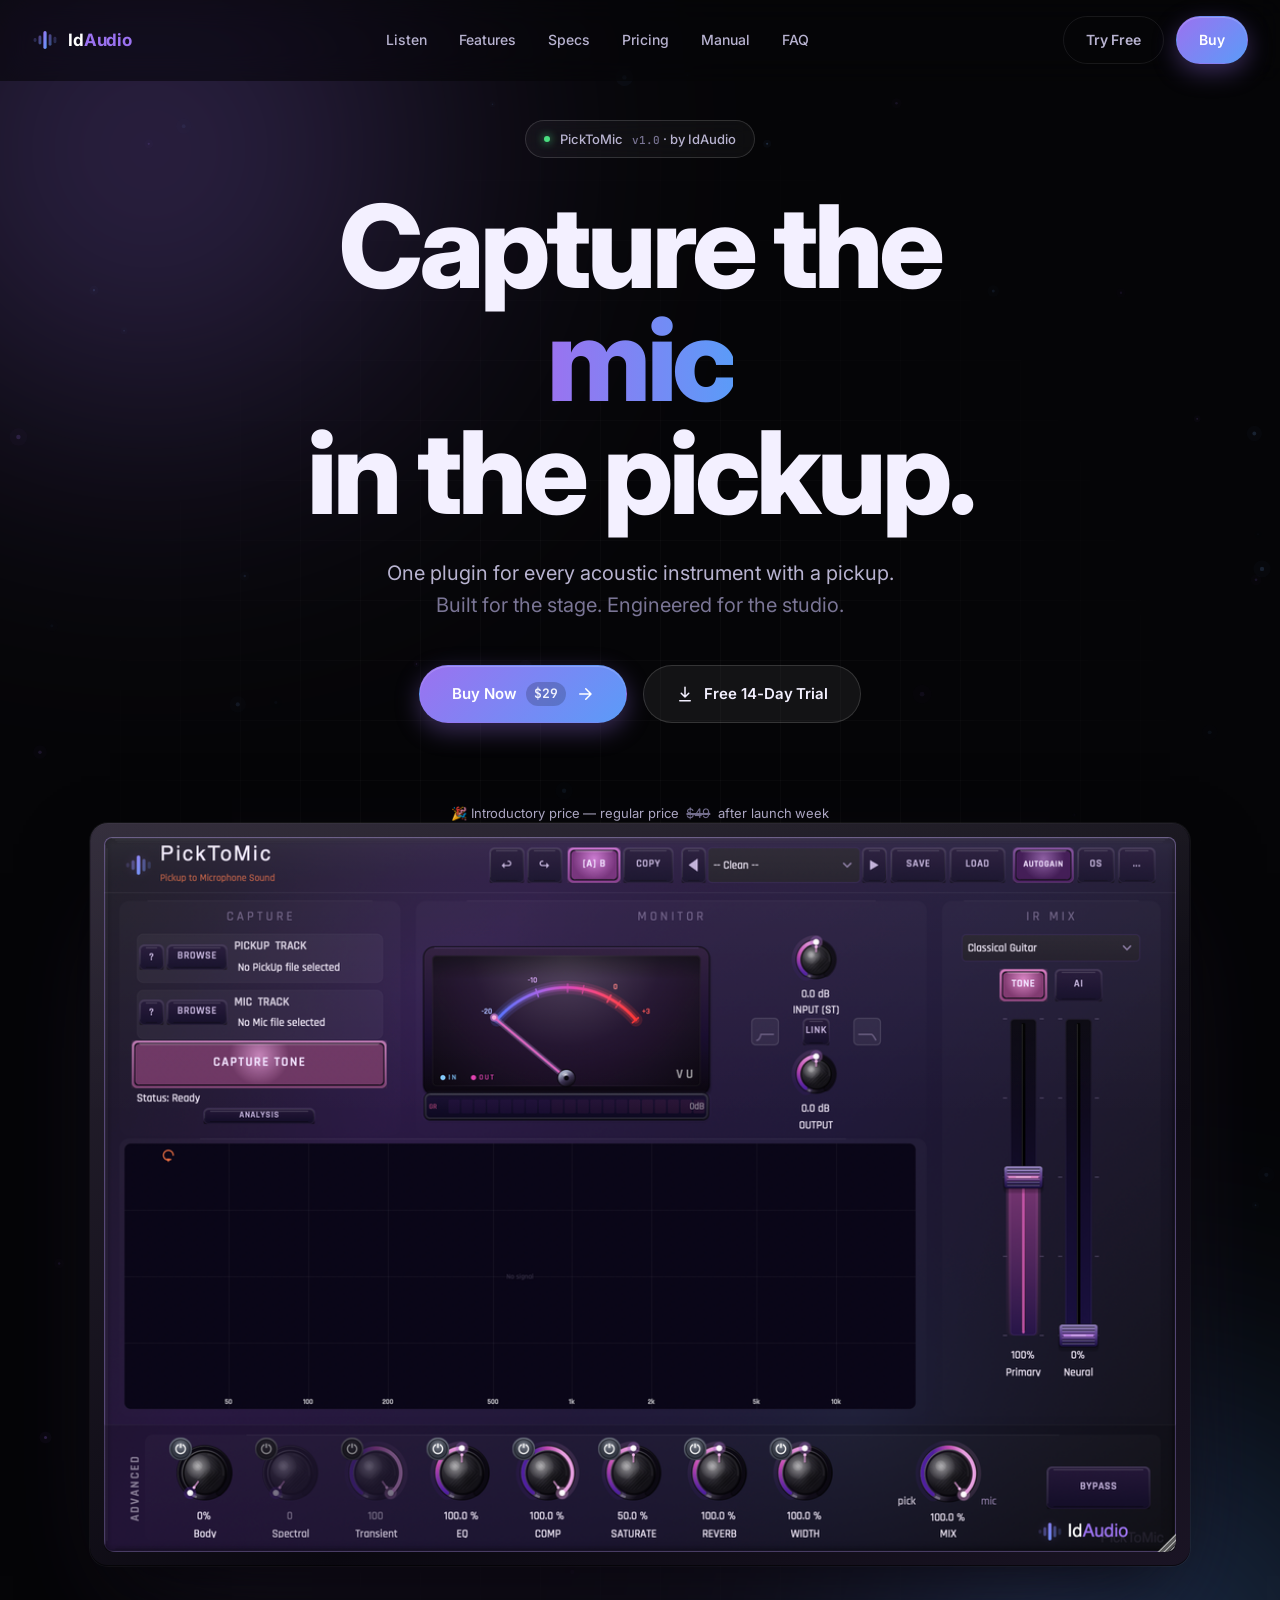
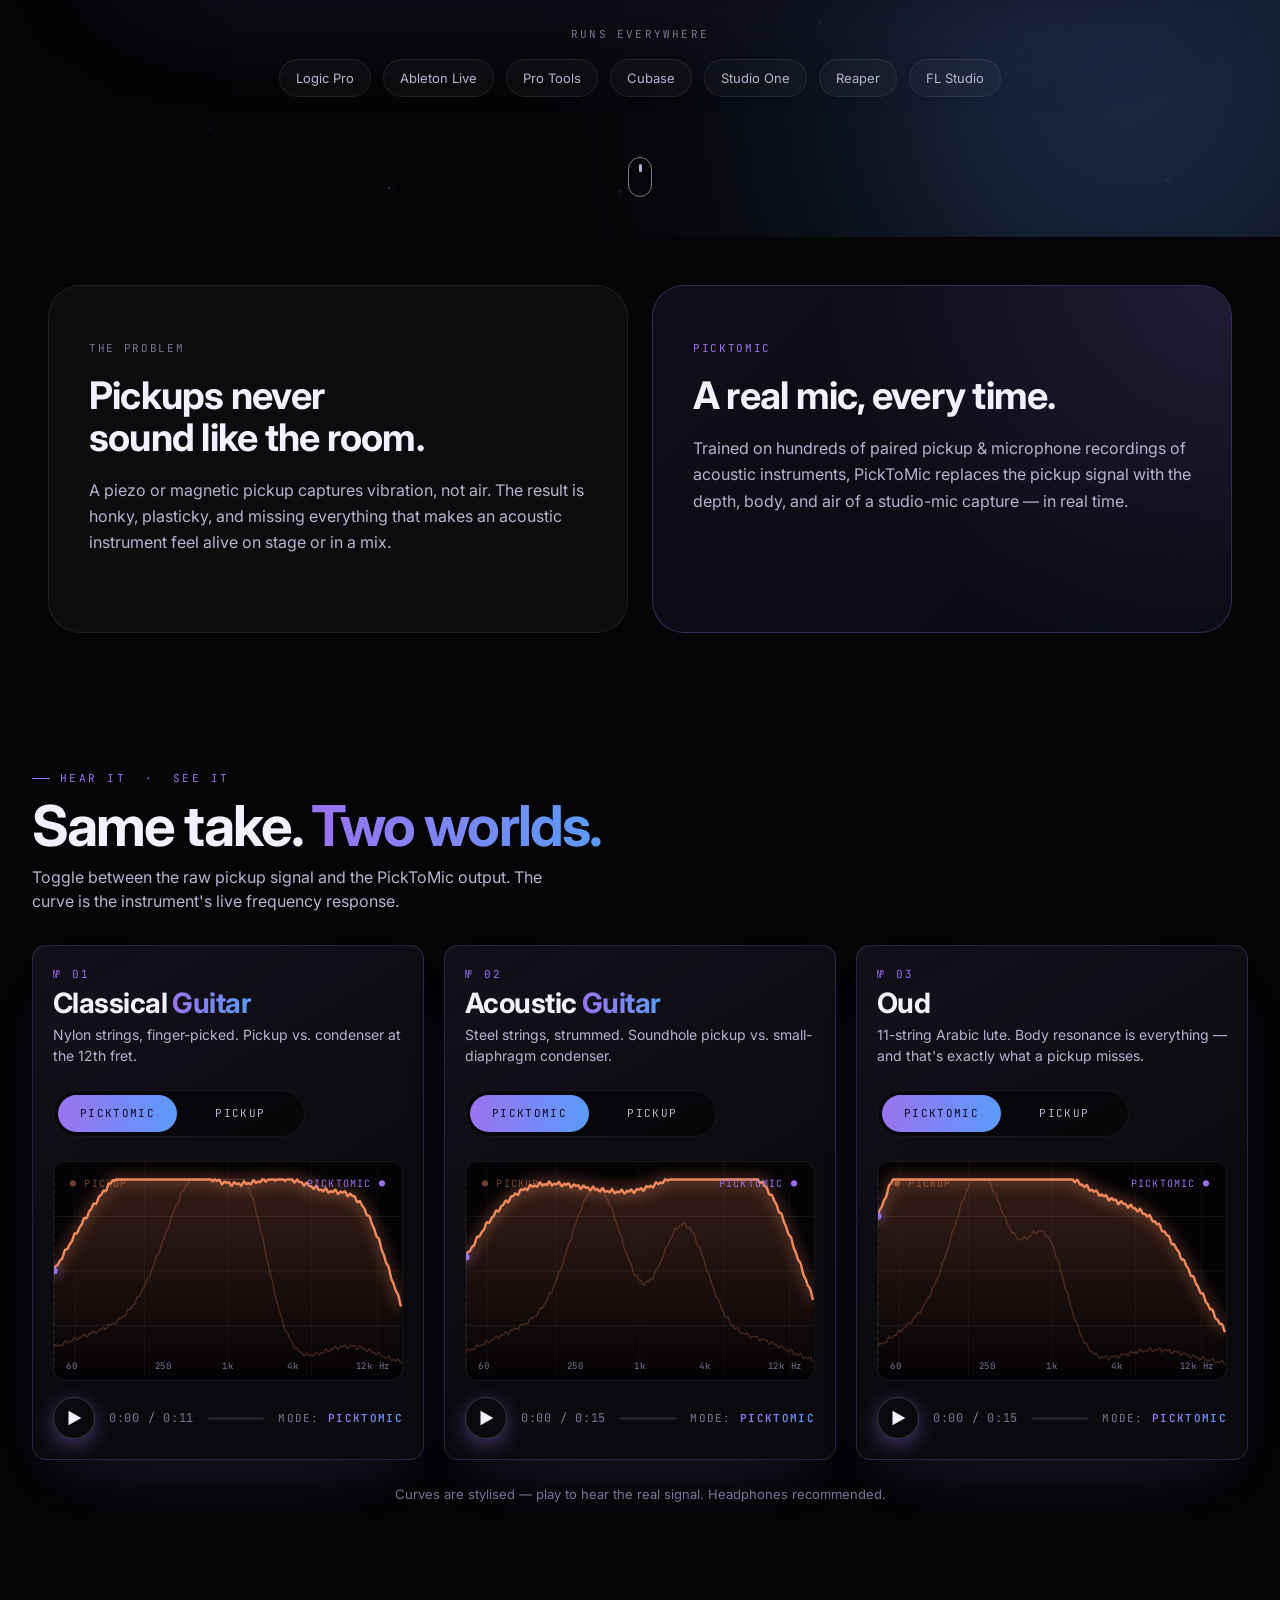
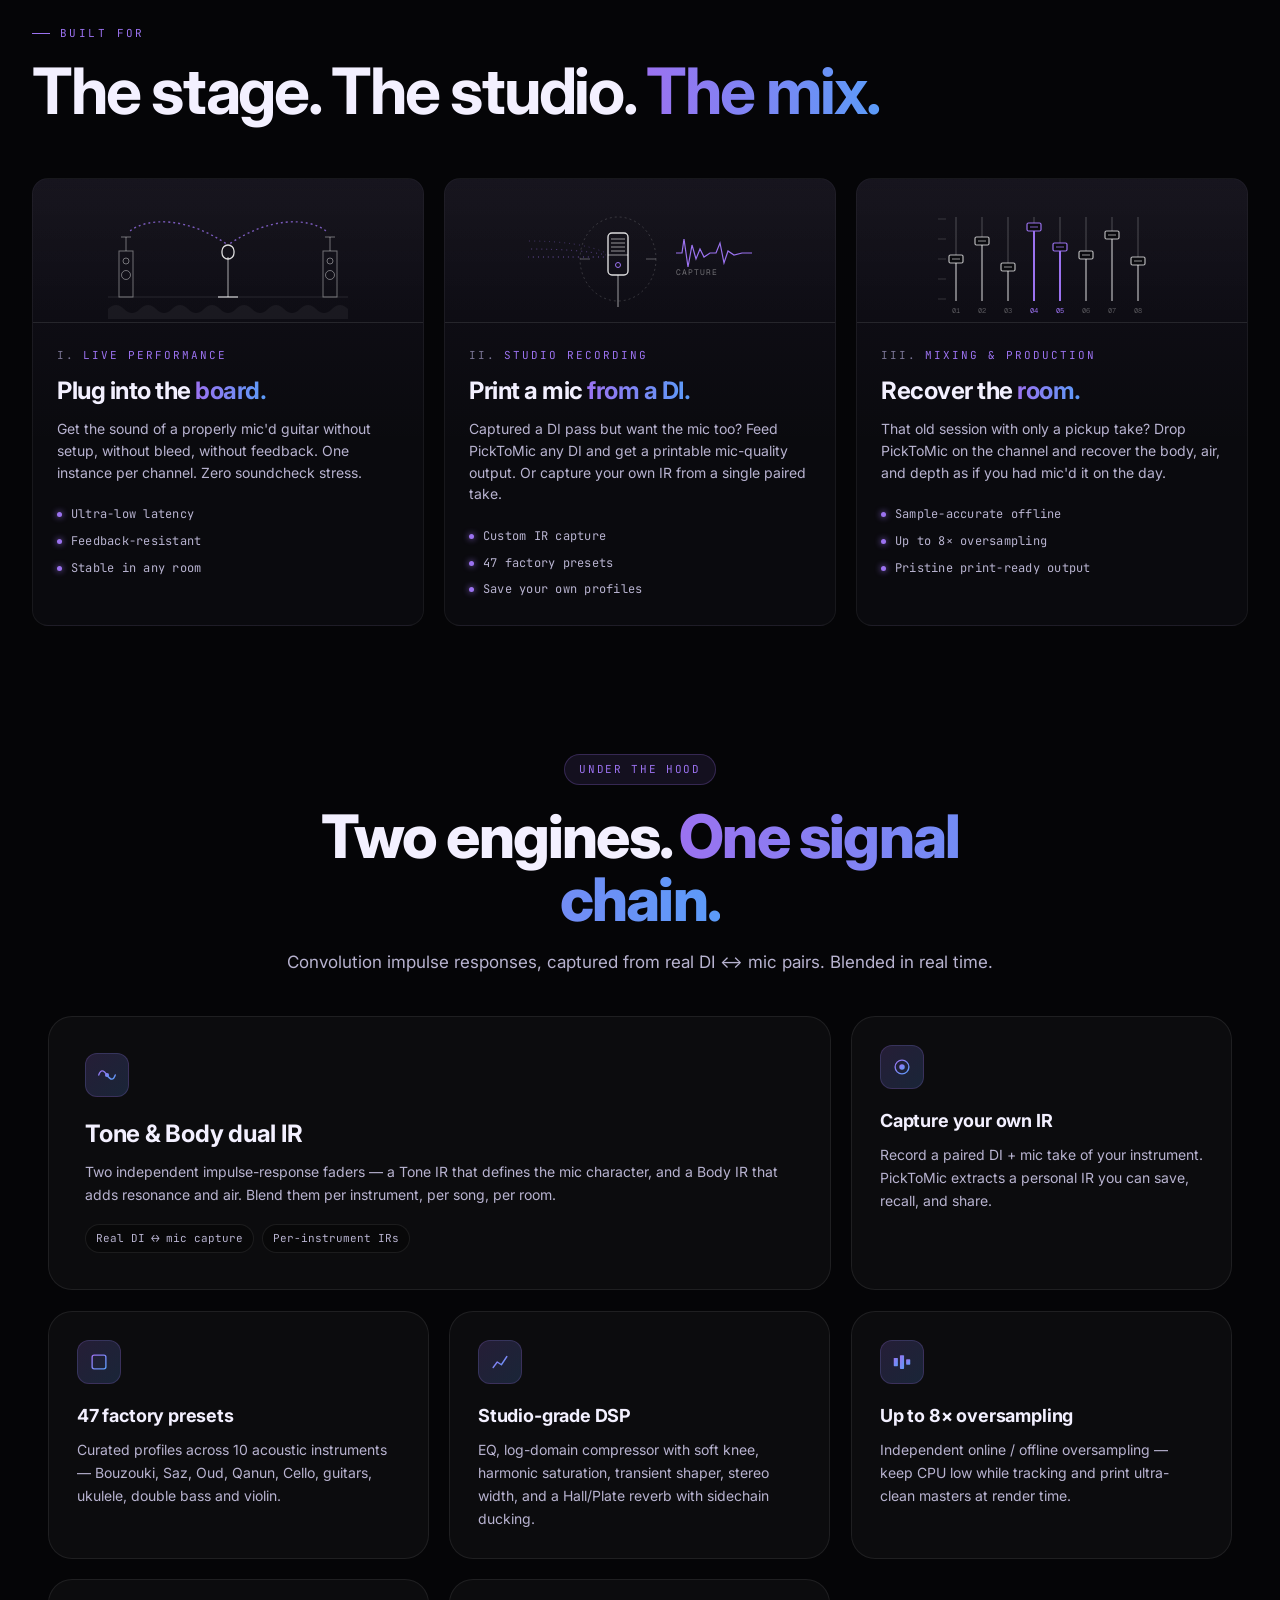
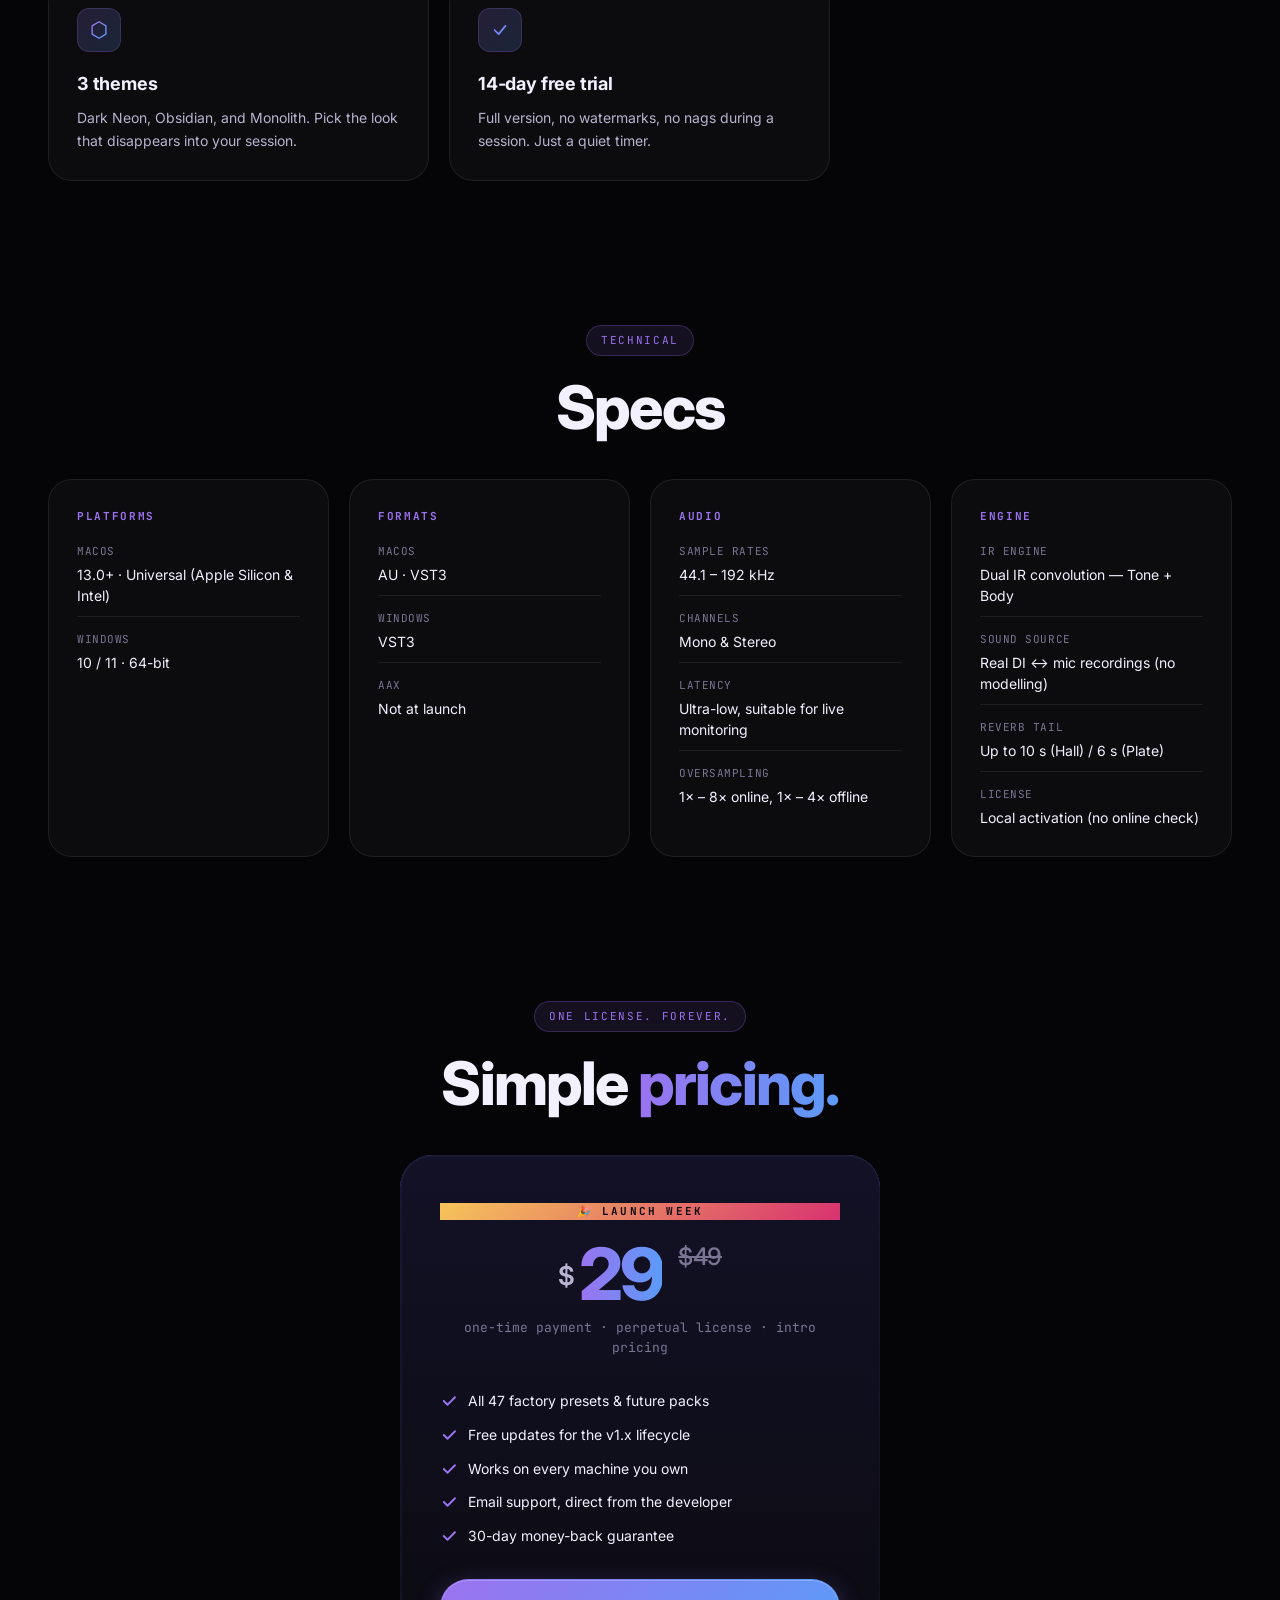
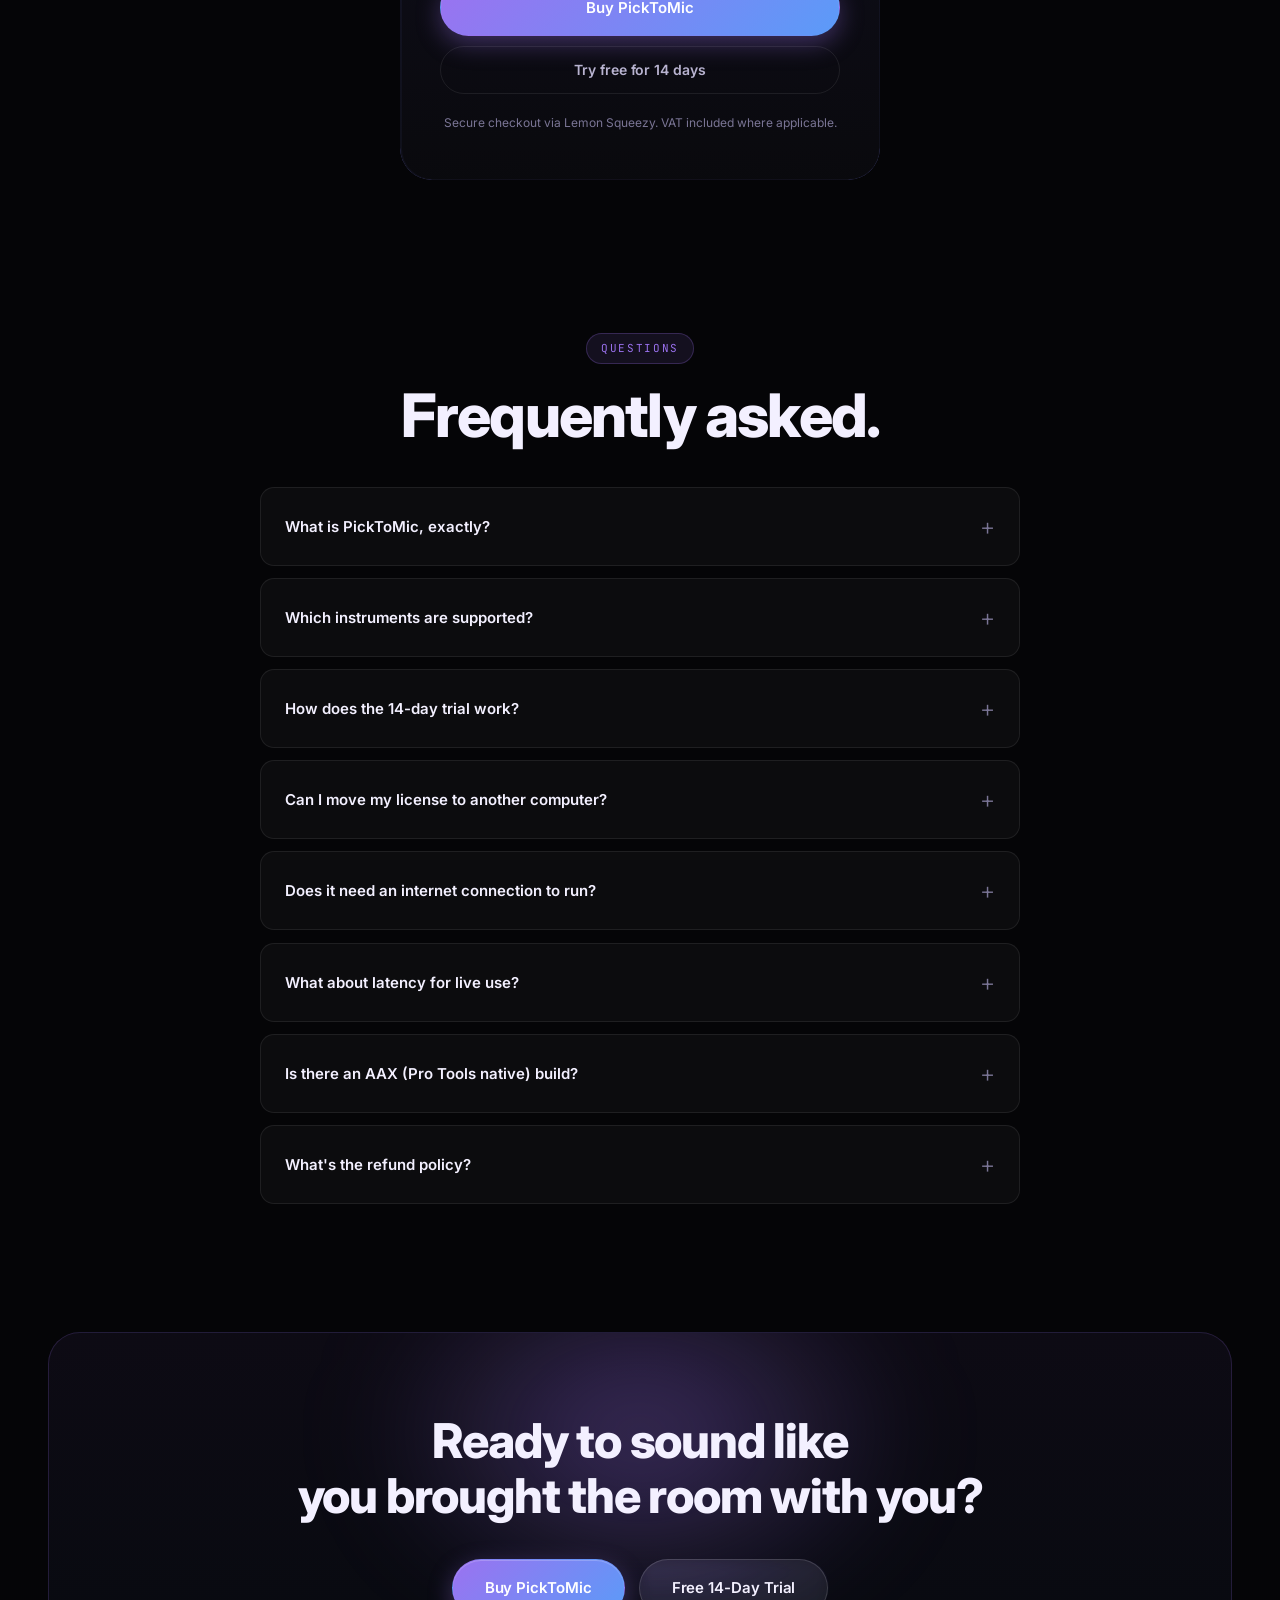
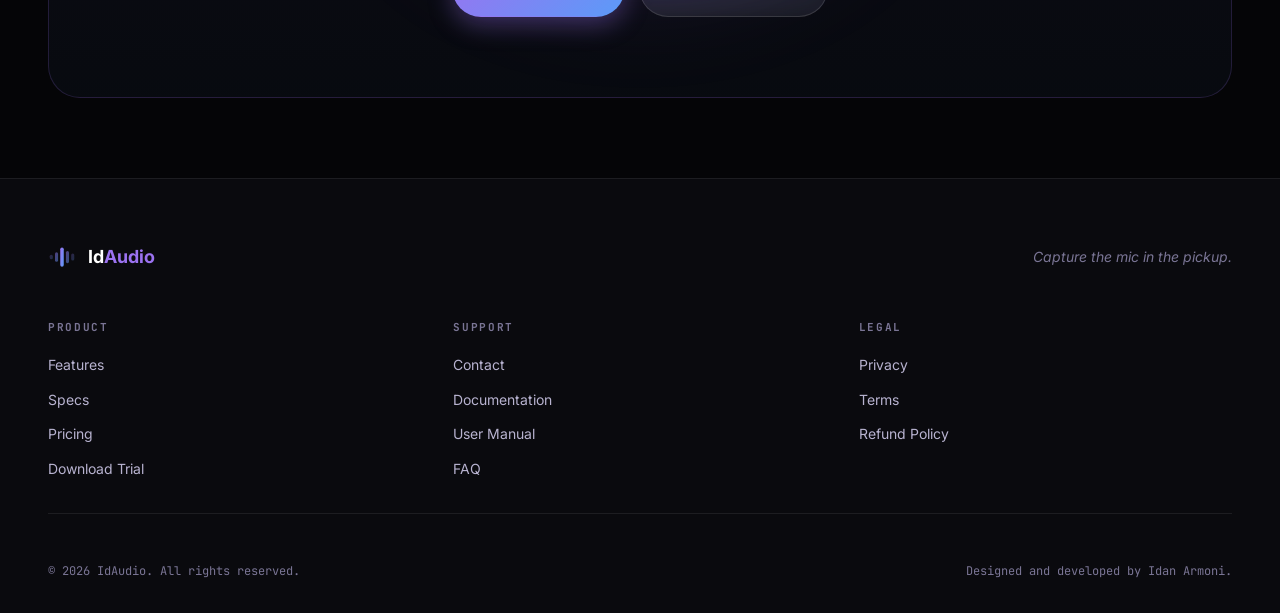
<file: index.html>
<!DOCTYPE html>
<html lang="en" dir="ltr">
<head>
<meta charset="UTF-8" />
<meta name="viewport" content="width=device-width, initial-scale=1, viewport-fit=cover" />
<meta name="theme-color" content="#0A0A0A" />
<title>PickToMic — Capture the Mic in the Pickup | IdAudio</title>
<meta name="description" content="The plugin that turns any acoustic-instrument pickup into a studio-mic sound. IR engine trained on real DI ↔ mic pairs — built for live performance, studio capture, and mixing." />

<!-- Open Graph -->
<meta property="og:type" content="website" />
<meta property="og:title" content="PickToMic — Capture the Mic in the Pickup" />
<meta property="og:description" content="Turn any pickup into a mic. IR engine for acoustic instruments." />
<meta property="og:image" content="assets/images/og-image.png" />
<!-- PLACEHOLDER: replace with production URL -->
<meta property="og:url" content="https://idanarmonilogs.github.io/picktomic-website/" />

<!-- Twitter -->
<meta name="twitter:card" content="summary_large_image" />
<meta name="twitter:title" content="PickToMic — Capture the Mic in the Pickup" />
<meta name="twitter:description" content="Turn any pickup into a mic. IR engine for acoustic instruments." />
<meta name="twitter:image" content="assets/images/og-image.png" />

<!-- Structured data -->
<script type="application/ld+json">
{
  "@context": "https://schema.org",
  "@type": "SoftwareApplication",
  "name": "PickToMic",
  "applicationCategory": "MultimediaApplication",
  "operatingSystem": "macOS 13+, Windows 10/11",
  "offers": {
    "@type": "Offer",
    "price": "29.00",
    "priceCurrency": "USD"
  },
  "creator": {
    "@type": "Organization",
    "name": "IdAudio"
  }
}
</script>

<link rel="icon" href="assets/favicon.ico" />
<link rel="preconnect" href="https://fonts.googleapis.com" />
<link rel="preconnect" href="https://fonts.gstatic.com" crossorigin />
<link href="https://fonts.googleapis.com/css2?family=Inter:wght@400;500;600;700;800;900&family=JetBrains+Mono:wght@400;600&family=Geist:wght@400;500;600;700&family=Geist+Mono:wght@400;500&family=Instrument+Serif:ital@0;1&display=swap" rel="stylesheet" />
<link rel="stylesheet" href="css/style.css" />
<link rel="stylesheet" href="css/ptm-handoff.css" />
</head>
<body>

<!-- Global SVG defs — gradients referenced across the page -->
<svg width="0" height="0" style="position:absolute; pointer-events:none" aria-hidden="true">
  <defs>
    <linearGradient id="brandGrad" x1="0" y1="0" x2="1" y2="1">
      <stop offset="0%" stop-color="#9b72f0" />
      <stop offset="100%" stop-color="#5b9bf8" />
    </linearGradient>
    <linearGradient id="brandGradH" x1="0" y1="0" x2="1" y2="0">
      <stop offset="0%" stop-color="#9b72f0" />
      <stop offset="100%" stop-color="#5b9bf8" />
    </linearGradient>
  </defs>
</svg>

<!-- ─────────────────────────── NAV ─────────────────────────── -->
<nav class="nav" aria-label="Primary">
  <a href="#top" class="nav-brand" aria-label="PickToMic home">
    <svg class="brand-icon" viewBox="0 0 64 64" aria-hidden="true">
      <defs>
        <linearGradient id="brandGrad" x1="0" y1="0" x2="1" y2="1">
          <stop offset="0%" stop-color="#9b72f0" />
          <stop offset="100%" stop-color="#5b9bf8" />
        </linearGradient>
      </defs>
      <rect x="4"  y="27" width="7" height="10" rx="3.5" fill="url(#brandGrad)" opacity=".25" />
      <rect x="16" y="21" width="7" height="22" rx="3.5" fill="url(#brandGrad)" opacity=".5" />
      <rect x="28" y="10" width="8" height="44" rx="4"   fill="url(#brandGrad)" />
      <rect x="41" y="18" width="7" height="28" rx="3.5" fill="url(#brandGrad)" opacity=".5" />
      <rect x="53" y="24" width="7" height="16" rx="3.5" fill="url(#brandGrad)" opacity=".25" />
    </svg>
    <span class="brand-text"><span class="brand-id">Id</span><span class="brand-audio">Audio</span></span>
  </a>

  <ul class="nav-links" role="list">
    <li><a href="#demo">Listen</a></li>
    <li><a href="#features">Features</a></li>
    <li><a href="#specs">Specs</a></li>
    <li><a href="#pricing">Pricing</a></li>
    <li><a href="manual/PickToMic_User_Manual.html">Manual</a></li>
    <li><a href="#faq">FAQ</a></li>
  </ul>

  <div class="nav-cta">
    <!-- PLACEHOLDER: replace with trial download URL -->
    <a href="https://drive.google.com/open?id=1FCZodPQifcwa67mid6RV0vNBShpthDTj" class="btn btn-ghost">Try Free</a>
    <!-- PLACEHOLDER: replace with Lemon Squeezy checkout URL -->
    <a href="https://idaudio.lemonsqueezy.com/checkout/buy/376c5734-e44e-4a82-8d22-be3b339f9a35" class="btn btn-primary">Buy</a>
  </div>

  <button class="nav-burger" aria-label="Menu" aria-expanded="false">
    <span></span><span></span><span></span>
  </button>
</nav>

<!-- ─────────────────────────── HERO ─────────────────────────── -->
<header id="top" class="hero">
  <div class="hero-bg" aria-hidden="true">
    <canvas id="heroParticles"></canvas>
    <div class="hero-glow hero-glow-1"></div>
    <div class="hero-glow hero-glow-2"></div>
    <div class="hero-grid"></div>
  </div>

  <div class="hero-inner">
    <div class="hero-eyebrow reveal">
      <span class="eyebrow-dot"></span>
      <span>PickToMic <span class="eyebrow-version">v1.0</span> · by IdAudio</span>
    </div>

    <h1 class="hero-title reveal">
      <span class="hero-line">Capture the</span>
      <span class="hero-line gradient-text">mic</span>
      <span class="hero-line">in the pickup.</span>
    </h1>

    <p class="hero-sub reveal">
      One plugin for every acoustic instrument with a pickup.<br/>
      <span class="hero-sub-muted">Built for the stage. Engineered for the studio.</span>
    </p>

    <div class="hero-cta reveal">
      <!-- PLACEHOLDER: replace with Lemon Squeezy checkout URL -->
      <a href="https://idaudio.lemonsqueezy.com/checkout/buy/376c5734-e44e-4a82-8d22-be3b339f9a35" class="btn btn-primary btn-lg">
        <span class="btn-label">Buy Now</span>
        <span class="btn-price">$29</span>
        <svg class="btn-arrow" viewBox="0 0 24 24" aria-hidden="true"><path d="M5 12h14M13 5l7 7-7 7" stroke="currentColor" stroke-width="2" fill="none" stroke-linecap="round" stroke-linejoin="round"/></svg>
      </a>
      <!-- PLACEHOLDER: replace with trial download URL -->
      <a href="https://drive.google.com/open?id=1FCZodPQifcwa67mid6RV0vNBShpthDTj" class="btn btn-secondary btn-lg">
        <svg class="btn-icon" viewBox="0 0 24 24" aria-hidden="true"><path d="M12 3v13m0 0l-5-5m5 5l5-5M5 21h14" stroke="currentColor" stroke-width="2" fill="none" stroke-linecap="round" stroke-linejoin="round"/></svg>
        Free 14-Day Trial
      </a>
    </div>
    <p class="hero-intro-tag reveal">🎉 Introductory price &mdash; regular price <s>$49</s> after launch week</p>

    <!-- Plugin screenshot — plain, no animation -->
    <div class="hero-plugin reveal">
      <picture>
        <source srcset="assets/images/plugin-screenshot@2x.png 2x, assets/images/plugin-screenshot.png 1x" />
        <img src="assets/images/plugin-screenshot.png"
             alt="PickToMic plugin interface"
             loading="eager"
             decoding="async" />
      </picture>
    </div>

    <!-- DAW badges -->
    <div class="hero-daws reveal">
      <span class="daws-label">Runs everywhere</span>
      <div class="daws-list">
        <span class="daw-chip">Logic Pro</span>
        <span class="daw-chip">Ableton Live</span>
        <span class="daw-chip">Pro Tools</span>
        <span class="daw-chip">Cubase</span>
        <span class="daw-chip">Studio One</span>
        <span class="daw-chip">Reaper</span>
        <span class="daw-chip">FL Studio</span>
      </div>
    </div>

    <a href="#problem" class="hero-scroll" aria-label="Scroll down">
      <span></span>
    </a>
  </div>
</header>

<!-- ─────────────────────────── PROBLEM / SOLUTION ─────────────────────────── -->
<section id="problem" class="section section-problem">
  <div class="container">
    <div class="problem-grid">

      <div class="problem-cell problem-cell-bad reveal">
        <div class="cell-tag">The problem</div>
        <h2 class="cell-title">Pickups never sound&nbsp;like&nbsp;the&nbsp;room.</h2>
        <p class="cell-text">
          A piezo or magnetic pickup captures vibration, not air. The result is honky, plasticky,
          and missing everything that makes an acoustic instrument feel alive on stage or in a mix.
        </p>
      </div>

      <div class="problem-cell problem-cell-good reveal">
        <div class="cell-tag cell-tag-good">PickToMic</div>
        <h2 class="cell-title">A real mic, every&nbsp;time.</h2>
        <p class="cell-text">
          Trained on hundreds of paired pickup &amp; microphone recordings of acoustic
          instruments, PickToMic replaces the pickup signal with the depth, body, and air
          of a studio-mic capture — in real&nbsp;time.
        </p>
      </div>

    </div>
  </div>
</section>

<!-- ─────────────────────────── AUDIO DEMO (handoff) ─────────────────────────── -->
<section id="demo" class="ptm-demo">
  <div class="ptm-wrap">
    <div class="head">
      <span class="ptm-eyebrow">Hear it &nbsp;·&nbsp; See it</span>
      <h2>Same take. <em>Two worlds.</em></h2>
      <p class="lead">Toggle between the raw pickup signal and the PickToMic output. The curve is the instrument's live frequency response.</p>
    </div>

    <div class="stack">

      <!-- Classical -->
      <div class="demo-card">
        <div class="demo-head">
          <div class="meta">
            <div class="num">№ 01</div>
            <h3>Classical <em>Guitar</em></h3>
            <p class="sub">Nylon strings, finger-picked. Pickup vs. condenser at the 12th fret.</p>
          </div>
          <div class="demo-toggle" role="tablist">
            <button class="sel" data-k="picktomic">PickToMic</button>
            <button data-k="pickup">Pickup</button>
          </div>
        </div>
        <div class="demo-analyzer">
          <canvas></canvas>
          <div class="labels">
            <div class="lbl l">&#9679; Pickup</div>
            <div class="lbl r">PickToMic &#9679;</div>
          </div>
          <div class="axis"><span>60</span><span>250</span><span>1k</span><span>4k</span><span>12k Hz</span></div>
        </div>
        <div class="demo-transport">
          <button class="demo-play" aria-label="Play / pause">
            <svg width="11" height="13" viewBox="0 0 24 24" fill="currentColor"><polygon points="6 4 20 12 6 20 6 4"/></svg>
          </button>
          <div class="demo-time"><span class="cur">0:00</span> / <span class="dur">0:15</span></div>
          <div class="demo-scrub" style="--p:0%"></div>
          <div class="demo-mode">Mode: <b class="mlabel">PickToMic</b></div>
        </div>
        <audio data-role="pickup"    src="assets/audio/classical-before.mp3" preload="metadata"></audio>
        <audio data-role="picktomic" src="assets/audio/classical-after.mp3"  preload="metadata"></audio>
      </div>

      <!-- Acoustic -->
      <div class="demo-card">
        <div class="demo-head">
          <div class="meta">
            <div class="num">№ 02</div>
            <h3>Acoustic <em>Guitar</em></h3>
            <p class="sub">Steel strings, strummed. Soundhole pickup vs. small-diaphragm condenser.</p>
          </div>
          <div class="demo-toggle" role="tablist">
            <button class="sel" data-k="picktomic">PickToMic</button>
            <button data-k="pickup">Pickup</button>
          </div>
        </div>
        <div class="demo-analyzer">
          <canvas></canvas>
          <div class="labels">
            <div class="lbl l">&#9679; Pickup</div>
            <div class="lbl r">PickToMic &#9679;</div>
          </div>
          <div class="axis"><span>60</span><span>250</span><span>1k</span><span>4k</span><span>12k Hz</span></div>
        </div>
        <div class="demo-transport">
          <button class="demo-play" aria-label="Play / pause">
            <svg width="11" height="13" viewBox="0 0 24 24" fill="currentColor"><polygon points="6 4 20 12 6 20 6 4"/></svg>
          </button>
          <div class="demo-time"><span class="cur">0:00</span> / <span class="dur">0:15</span></div>
          <div class="demo-scrub" style="--p:0%"></div>
          <div class="demo-mode">Mode: <b class="mlabel">PickToMic</b></div>
        </div>
        <audio data-role="pickup"    src="assets/audio/acoustic-before.mp3" preload="metadata"></audio>
        <audio data-role="picktomic" src="assets/audio/acoustic-after.mp3"  preload="metadata"></audio>
      </div>

      <!-- Oud -->
      <div class="demo-card">
        <div class="demo-head">
          <div class="meta">
            <div class="num">№ 03</div>
            <h3>Oud</h3>
            <p class="sub">11-string Arabic lute. Body resonance is everything &mdash; and that's exactly what a pickup misses.</p>
          </div>
          <div class="demo-toggle" role="tablist">
            <button class="sel" data-k="picktomic">PickToMic</button>
            <button data-k="pickup">Pickup</button>
          </div>
        </div>
        <div class="demo-analyzer">
          <canvas></canvas>
          <div class="labels">
            <div class="lbl l">&#9679; Pickup</div>
            <div class="lbl r">PickToMic &#9679;</div>
          </div>
          <div class="axis"><span>60</span><span>250</span><span>1k</span><span>4k</span><span>12k Hz</span></div>
        </div>
        <div class="demo-transport">
          <button class="demo-play" aria-label="Play / pause">
            <svg width="11" height="13" viewBox="0 0 24 24" fill="currentColor"><polygon points="6 4 20 12 6 20 6 4"/></svg>
          </button>
          <div class="demo-time"><span class="cur">0:00</span> / <span class="dur">0:15</span></div>
          <div class="demo-scrub" style="--p:0%"></div>
          <div class="demo-mode">Mode: <b class="mlabel">PickToMic</b></div>
        </div>
        <audio data-role="pickup"    src="assets/audio/oud-before.mp3" preload="metadata"></audio>
        <audio data-role="picktomic" src="assets/audio/oud-after.mp3"  preload="metadata"></audio>
      </div>

    </div>

    <p class="demo-foot">Curves are stylised &mdash; play to hear the real signal. Headphones recommended.</p>
  </div>
</section>

<!-- ─────────────────────────── BUILT FOR (handoff) ─────────────────────────── -->
<section id="use-cases" class="ptm-builtfor">
  <div class="ptm-wrap">
    <span class="ptm-eyebrow">Built for</span>
    <h2>The stage. The studio. <em>The mix.</em></h2>

    <div class="bf-grid">

      <!-- LIVE -->
      <article class="bf-card">
        <div class="bf-illo">
          <svg viewBox="0 0 240 120" width="100%" height="120" aria-hidden="true">
            <line x1="0" y1="98" x2="240" y2="98" stroke="rgba(255,255,255,.10)"/>
            <g stroke="rgba(255,255,255,.4)" stroke-width="1" fill="none">
              <rect x="11" y="52" width="14" height="46"/>
              <circle cx="18" cy="62" r="3"/>
              <circle cx="18" cy="76" r="4.5"/>
              <line x1="18" y1="52" x2="18" y2="38"/>
              <line x1="13" y1="38" x2="23" y2="38"/>
              <rect x="215" y="52" width="14" height="46"/>
              <circle cx="222" cy="62" r="3"/>
              <circle cx="222" cy="76" r="4.5"/>
              <line x1="222" y1="52" x2="222" y2="38"/>
              <line x1="217" y1="38" x2="227" y2="38"/>
            </g>
            <line x1="120" y1="98" x2="120" y2="58" stroke="rgba(255,255,255,.65)"/>
            <rect x="114" y="46" width="12" height="14" rx="6" fill="none" stroke="rgba(255,255,255,.85)" stroke-width="1.3"/>
            <line x1="110" y1="98" x2="130" y2="98" stroke="rgba(255,255,255,.65)" stroke-width="1.4"/>
            <path d="M120 46 C 80 18, 40 18, 22 32" stroke="#9b72f0" stroke-width="1.4" fill="none" stroke-dasharray="2 3" opacity=".75">
              <animate attributeName="stroke-dashoffset" from="0" to="-20" dur="2.4s" repeatCount="indefinite"/>
            </path>
            <path d="M120 46 C 160 18, 200 18, 218 32" stroke="#9b72f0" stroke-width="1.4" fill="none" stroke-dasharray="2 3" opacity=".75">
              <animate attributeName="stroke-dashoffset" from="0" to="-20" dur="2.4s" repeatCount="indefinite"/>
            </path>
            <path d="M0 110 Q 8 102 16 110 T 32 110 T 48 110 T 64 110 T 80 110 T 96 110 T 112 110 T 128 110 T 144 110 T 160 110 T 176 110 T 192 110 T 208 110 T 224 110 T 240 110 L 240 120 L 0 120 Z" fill="rgba(255,255,255,.05)"/>
          </svg>
        </div>
        <div class="bf-body">
          <div class="bf-tag"><span class="roman">i.</span> Live performance</div>
          <h3>Plug into the <em>board.</em></h3>
          <p>Get the sound of a properly mic'd guitar without setup, without bleed, without feedback. One instance per channel. Zero soundcheck stress.</p>
          <ul>
            <li>Ultra-low latency</li>
            <li>Feedback-resistant</li>
            <li>Stable in any room</li>
          </ul>
        </div>
      </article>

      <!-- STUDIO -->
      <article class="bf-card">
        <div class="bf-illo">
          <svg viewBox="0 0 240 120" width="100%" height="120" aria-hidden="true">
            <g transform="translate(56,16)">
              <ellipse cx="42" cy="44" rx="38" ry="42" fill="none" stroke="rgba(255,255,255,.16)" stroke-dasharray="2 3"/>
              <line x1="4" y1="44" x2="14" y2="44" stroke="rgba(255,255,255,.32)"/>
              <line x1="70" y1="44" x2="80" y2="44" stroke="rgba(255,255,255,.32)"/>
              <rect x="32" y="18" width="20" height="42" rx="4" fill="none" stroke="rgba(255,255,255,.85)" stroke-width="1.4"/>
              <line x1="35" y1="24" x2="49" y2="24" stroke="rgba(255,255,255,.55)"/>
              <line x1="35" y1="28" x2="49" y2="28" stroke="rgba(255,255,255,.55)"/>
              <line x1="35" y1="32" x2="49" y2="32" stroke="rgba(255,255,255,.55)"/>
              <line x1="35" y1="36" x2="49" y2="36" stroke="rgba(255,255,255,.55)"/>
              <line x1="32" y1="40" x2="52" y2="40" stroke="rgba(255,255,255,.55)"/>
              <circle cx="42" cy="50" r="2.5" fill="none" stroke="#9b72f0"/>
              <line x1="42" y1="60" x2="42" y2="92" stroke="rgba(255,255,255,.6)"/>
            </g>
            <path d="M 8 42 Q 60 42, 86 54" stroke="#9b72f0" fill="none" stroke-width="1" opacity=".35" stroke-dasharray="1 4"><animate attributeName="stroke-dashoffset" from="0" to="-12" dur="1.6s" repeatCount="indefinite"/></path>
            <path d="M 8 50 Q 60 50, 86 56" stroke="#9b72f0" fill="none" stroke-width="1" opacity=".5" stroke-dasharray="1 4"><animate attributeName="stroke-dashoffset" from="0" to="-12" dur="2.0s" repeatCount="indefinite"/></path>
            <path d="M 8 58 Q 60 58, 86 58" stroke="#9b72f0" fill="none" stroke-width="1" opacity=".7" stroke-dasharray="1 4"><animate attributeName="stroke-dashoffset" from="0" to="-12" dur="2.4s" repeatCount="indefinite"/></path>
            <g transform="translate(156,36)" stroke="#9b72f0" stroke-width="1.2" fill="none">
              <path d="M0 18 L 6 18 L 8 4 L 12 32 L 16 10 L 20 24 L 24 14 L 28 22 L 34 18 L 40 18 L 44 8 L 48 28 L 52 16 L 58 20 L 66 18 L 76 18"/>
            </g>
            <text x="156" y="76" font-family="Geist Mono, monospace" font-size="8" fill="rgba(255,255,255,.4)" letter-spacing="1">CAPTURE</text>
          </svg>
        </div>
        <div class="bf-body">
          <div class="bf-tag"><span class="roman">ii.</span> Studio recording</div>
          <h3>Print a mic <em>from a DI.</em></h3>
          <p>Captured a DI pass but want the mic too? Feed PickToMic any DI and get a printable mic-quality output. Or capture your own IR from a single paired take.</p>
          <ul>
            <li>Custom IR capture</li>
            <li>47 factory presets</li>
            <li>Save your own profiles</li>
          </ul>
        </div>
      </article>

      <!-- MIX -->
      <article class="bf-card">
        <div class="bf-illo">
          <svg viewBox="0 0 240 120" width="100%" height="120" aria-hidden="true">
            <g>
              <line x1="6" y1="20" x2="14" y2="20" stroke="rgba(255,255,255,.15)"/>
              <line x1="6" y1="40" x2="14" y2="40" stroke="rgba(255,255,255,.15)"/>
              <line x1="6" y1="60" x2="14" y2="60" stroke="rgba(255,255,255,.15)"/>
              <line x1="6" y1="80" x2="14" y2="80" stroke="rgba(255,255,255,.15)"/>
              <line x1="6" y1="100" x2="14" y2="100" stroke="rgba(255,255,255,.15)"/>
            </g>
            <g id="bf-faders"></g>
          </svg>
          <script>
            (function(){
              const g = document.currentScript.parentElement.querySelector('#bf-faders');
              const positions = [60,42,68,28,48,56,36,62];
              let html = "";
              positions.forEach((fy,i) => {
                const x = 24 + i * 26;
                const active = (i===3 || i===4);
                const color = active ? "#9b72f0" : "rgba(255,255,255,.7)";
                const trackColor = active ? "#9b72f0" : "rgba(255,255,255,.35)";
                html += `
                  <line x1="${x}" y1="18" x2="${x}" y2="102" stroke="rgba(255,255,255,.12)" stroke-width="2"/>
                  <line x1="${x}" y1="${fy}" x2="${x}" y2="102" stroke="${trackColor}" stroke-width="2"/>
                  <rect x="${x-7}" y="${fy-4}" width="14" height="8" rx="1.5" fill="#0a0a0e" stroke="${color}" stroke-width="1.2"/>
                  <line x1="${x-4}" y1="${fy}" x2="${x+4}" y2="${fy}" stroke="${color}" stroke-width=".8"/>
                  <text x="${x}" y="114" font-family="Geist Mono, monospace" font-size="7" fill="${active ? '#9b72f0' : 'rgba(255,255,255,.3)'}" text-anchor="middle">${String(i+1).padStart(2,"0")}</text>
                `;
              });
              g.innerHTML = html;
            })();
          </script>
        </div>
        <div class="bf-body">
          <div class="bf-tag"><span class="roman">iii.</span> Mixing &amp; production</div>
          <h3>Recover the <em>room.</em></h3>
          <p>That old session with only a pickup take? Drop PickToMic on the channel and recover the body, air, and depth as if you had mic'd it on the day.</p>
          <ul>
            <li>Sample-accurate offline</li>
            <li>Up to 8&times; oversampling</li>
            <li>Pristine print-ready output</li>
          </ul>
        </div>
      </article>

    </div>
  </div>
</section>

<!-- ─────────────────────────── FEATURES ─────────────────────────── -->
<section id="features" class="section section-features">
  <div class="container">
    <div class="section-head reveal">
      <div class="section-eyebrow">Under the hood</div>
      <h2 class="section-title">Two engines. <span class="gradient-text">One signal chain.</span></h2>
      <p class="section-sub">Convolution impulse responses, captured from real DI ↔ mic pairs. Blended in real time.</p>
    </div>

    <div class="features-bento">

      <div class="bento-card bento-lg tilt reveal">
        <div class="bento-icon">
          <svg viewBox="0 0 32 32" aria-hidden="true">
            <path d="M4 16 Q 8 4, 16 16 T 28 16" stroke="url(#brandGrad)" stroke-width="2" fill="none" stroke-linecap="round" />
            <circle cx="16" cy="16" r="3" fill="url(#brandGrad)" />
          </svg>
        </div>
        <h3 class="bento-title">Tone &amp; Body dual IR</h3>
        <p class="bento-text">
          Two independent impulse-response faders — a Tone IR that defines the mic character, and
          a Body IR that adds resonance and air. Blend them per instrument, per song, per room.
        </p>
        <div class="bento-meta">
          <span class="meta-pill">Real DI ↔ mic capture</span>
          <span class="meta-pill">Per-instrument IRs</span>
        </div>
      </div>

      <div class="bento-card tilt reveal">
        <div class="bento-icon"><svg viewBox="0 0 32 32" aria-hidden="true"><circle cx="16" cy="16" r="10" stroke="url(#brandGrad)" stroke-width="2" fill="none"/><circle cx="16" cy="16" r="4" fill="url(#brandGrad)"/></svg></div>
        <h3 class="bento-title">Capture your own IR</h3>
        <p class="bento-text">
          Record a paired DI + mic take of your instrument. PickToMic extracts a personal IR you
          can save, recall, and share.
        </p>
      </div>

      <div class="bento-card tilt reveal">
        <div class="bento-icon"><svg viewBox="0 0 32 32" aria-hidden="true"><rect x="6" y="6" width="20" height="20" rx="3" stroke="url(#brandGrad)" stroke-width="2" fill="none"/><line x1="6" y1="16" x2="26" y2="16" stroke="url(#brandGrad)" stroke-width="1.5"/></svg></div>
        <h3 class="bento-title">47 factory presets</h3>
        <p class="bento-text">
          Curated profiles across 10 acoustic instruments — Bouzouki, Saz, Oud, Qanun, Cello,
          guitars, ukulele, double bass and violin.
        </p>
      </div>

      <div class="bento-card tilt reveal">
        <div class="bento-icon"><svg viewBox="0 0 32 32" aria-hidden="true"><path d="M6 24 L12 16 L18 20 L26 8" stroke="url(#brandGrad)" stroke-width="2" fill="none" stroke-linecap="round" stroke-linejoin="round"/></svg></div>
        <h3 class="bento-title">Studio-grade DSP</h3>
        <p class="bento-text">
          EQ, log-domain compressor with soft knee, harmonic saturation, transient shaper,
          stereo width, and a Hall/Plate reverb with sidechain ducking.
        </p>
      </div>

      <div class="bento-card tilt reveal">
        <div class="bento-icon"><svg viewBox="0 0 32 32" aria-hidden="true"><rect x="4" y="10" width="6" height="12" rx="1" fill="url(#brandGrad)"/><rect x="13" y="6" width="6" height="20" rx="1" fill="url(#brandGrad)"/><rect x="22" y="12" width="6" height="8" rx="1" fill="url(#brandGrad)"/></svg></div>
        <h3 class="bento-title">Up to 8× oversampling</h3>
        <p class="bento-text">
          Independent online / offline oversampling — keep CPU low while tracking and print
          ultra-clean masters at render time.
        </p>
      </div>

      <div class="bento-card tilt reveal">
        <div class="bento-icon"><svg viewBox="0 0 32 32" aria-hidden="true"><path d="M16 4 L26 10 L26 22 L16 28 L6 22 L6 10 Z" stroke="url(#brandGrad)" stroke-width="2" fill="none" stroke-linejoin="round"/></svg></div>
        <h3 class="bento-title">3 themes</h3>
        <p class="bento-text">
          Dark&nbsp;Neon, Obsidian, and Monolith. Pick the look that disappears into your session.
        </p>
      </div>

      <div class="bento-card tilt reveal">
        <div class="bento-icon"><svg viewBox="0 0 32 32" aria-hidden="true"><path d="M8 16 L14 22 L24 10" stroke="url(#brandGrad)" stroke-width="2.5" fill="none" stroke-linecap="round" stroke-linejoin="round"/></svg></div>
        <h3 class="bento-title">14-day free trial</h3>
        <p class="bento-text">
          Full version, no watermarks, no nags during a session. Just a quiet timer.
        </p>
      </div>

    </div>
  </div>
</section>

<!-- ─────────────────────────── SPECS ─────────────────────────── -->
<section id="specs" class="section section-specs">
  <div class="container">
    <div class="section-head reveal">
      <div class="section-eyebrow">Technical</div>
      <h2 class="section-title">Specs</h2>
    </div>

    <div class="specs-grid">

      <div class="spec-block reveal">
        <h4 class="spec-head">Platforms</h4>
        <dl class="spec-list">
          <div><dt>macOS</dt><dd>13.0+ · Universal (Apple Silicon &amp; Intel)</dd></div>
          <div><dt>Windows</dt><dd>10 / 11 · 64-bit</dd></div>
        </dl>
      </div>

      <div class="spec-block reveal">
        <h4 class="spec-head">Formats</h4>
        <dl class="spec-list">
          <div><dt>macOS</dt><dd>AU · VST3</dd></div>
          <div><dt>Windows</dt><dd>VST3</dd></div>
          <div><dt>AAX</dt><dd>Not at launch</dd></div>
        </dl>
      </div>

      <div class="spec-block reveal">
        <h4 class="spec-head">Audio</h4>
        <dl class="spec-list">
          <div><dt>Sample rates</dt><dd>44.1 – 192 kHz</dd></div>
          <div><dt>Channels</dt><dd>Mono &amp; Stereo</dd></div>
          <div><dt>Latency</dt><dd>Ultra-low, suitable for live monitoring</dd></div>
          <div><dt>Oversampling</dt><dd>1× – 8× online, 1× – 4× offline</dd></div>
        </dl>
      </div>

      <div class="spec-block reveal">
        <h4 class="spec-head">Engine</h4>
        <dl class="spec-list">
          <div><dt>IR engine</dt><dd>Dual IR convolution — Tone + Body</dd></div>
          <div><dt>Sound source</dt><dd>Real DI ↔ mic recordings (no modelling)</dd></div>
          <div><dt>Reverb tail</dt><dd>Up to 10 s (Hall) / 6 s (Plate)</dd></div>
          <div><dt>License</dt><dd>Local activation (no online check)</dd></div>
        </dl>
      </div>

    </div>
  </div>
</section>

<!-- ─────────────────────────── PRICING ─────────────────────────── -->
<section id="pricing" class="section section-pricing">
  <div class="container">

    <div class="section-head reveal">
      <div class="section-eyebrow">One license. Forever.</div>
      <h2 class="section-title">Simple <span class="gradient-text">pricing.</span></h2>
    </div>

    <div class="pricing-card reveal">
      <div class="pricing-border"></div>
      <div class="pricing-inner">
        <div class="pricing-top">
          <div class="pricing-tag pricing-tag-launch">🎉 Launch week</div>
          <div class="pricing-price">
            <span class="pricing-currency">$</span>
            <span class="pricing-amount">29</span>
            <span class="pricing-strike">$49</span>
          </div>
          <div class="pricing-sub">one-time payment · perpetual license · intro pricing</div>
        </div>

        <ul class="pricing-features" role="list">
          <li><svg viewBox="0 0 24 24"><path d="M5 12l5 5L20 7" stroke="currentColor" stroke-width="2.5" fill="none" stroke-linecap="round" stroke-linejoin="round"/></svg> All 47 factory presets &amp; future packs</li>
          <li><svg viewBox="0 0 24 24"><path d="M5 12l5 5L20 7" stroke="currentColor" stroke-width="2.5" fill="none" stroke-linecap="round" stroke-linejoin="round"/></svg> Free updates for the v1.x lifecycle</li>
          <li><svg viewBox="0 0 24 24"><path d="M5 12l5 5L20 7" stroke="currentColor" stroke-width="2.5" fill="none" stroke-linecap="round" stroke-linejoin="round"/></svg> Works on every machine you own</li>
          <li><svg viewBox="0 0 24 24"><path d="M5 12l5 5L20 7" stroke="currentColor" stroke-width="2.5" fill="none" stroke-linecap="round" stroke-linejoin="round"/></svg> Email support, direct from the developer</li>
          <li><svg viewBox="0 0 24 24"><path d="M5 12l5 5L20 7" stroke="currentColor" stroke-width="2.5" fill="none" stroke-linecap="round" stroke-linejoin="round"/></svg> 30-day money-back guarantee</li>
        </ul>

        <div class="pricing-cta">
          <!-- PLACEHOLDER: replace with Lemon Squeezy checkout URL -->
          <a href="https://idaudio.lemonsqueezy.com/checkout/buy/376c5734-e44e-4a82-8d22-be3b339f9a35" class="btn btn-primary btn-lg btn-block">Buy PickToMic</a>
          <!-- PLACEHOLDER: replace with trial download URL -->
          <a href="https://drive.google.com/open?id=1FCZodPQifcwa67mid6RV0vNBShpthDTj" class="btn btn-ghost btn-block">Try free for 14 days</a>
        </div>

        <p class="pricing-foot">Secure checkout via Lemon Squeezy. VAT included where applicable.</p>
      </div>
    </div>
  </div>
</section>

<!-- ─────────────────────────── FAQ ─────────────────────────── -->
<section id="faq" class="section section-faq">
  <div class="container">
    <div class="section-head reveal">
      <div class="section-eyebrow">Questions</div>
      <h2 class="section-title">Frequently asked.</h2>
    </div>

    <div class="faq-list">
      <details class="faq-item reveal">
        <summary>What is PickToMic, exactly?</summary>
        <div class="faq-body">
          <p>A real-time audio plugin that takes the signal from any pickup on an acoustic instrument and reshapes it into the sound of a studio microphone capture. Under the hood it runs a dual IR convolution engine — a Tone IR plus a Body IR — derived from hundreds of paired DI &amp; microphone recordings.</p>
        </div>
      </details>

      <details class="faq-item reveal">
        <summary>Which instruments are supported?</summary>
        <div class="faq-body">
          <p>10 acoustic instruments at launch: Acoustic Guitar, Classical Guitar, Bouzouki, Saz, Oud, Qanun, Cello, Double Bass, Ukulele, and Violin — with 47 curated factory presets. Any acoustic instrument with a pickup will benefit; the presets just give you a calibrated starting point.</p>
        </div>
      </details>

      <details class="faq-item reveal">
        <summary>How does the 14-day trial work?</summary>
        <div class="faq-body">
          <p>Download, install, run. The full plugin works for 14 days with zero feature limits and no audio watermarks. After the trial expires, you can buy a license without reinstalling.</p>
        </div>
      </details>

      <details class="faq-item reveal">
        <summary>Can I move my license to another computer?</summary>
        <div class="faq-body">
          <p>Yes. Your license key works on every computer you own — Mac, Windows, studio, laptop. No online activation, no machine count, no calling home. Just paste the key wherever you install the plugin.</p>
        </div>
      </details>

      <details class="faq-item reveal">
        <summary>Does it need an internet connection to run?</summary>
        <div class="faq-body">
          <p>No. Activation happens once at install — after that PickToMic runs fully offline. Your sessions never call home.</p>
        </div>
      </details>

      <details class="faq-item reveal">
        <summary>What about latency for live use?</summary>
        <div class="faq-body">
          <p>PickToMic uses lightweight IR convolution — latency is well inside what most live monitoring rigs already add. Suitable for in-ear monitors and stage use without noticeable delay.</p>
        </div>
      </details>

      <details class="faq-item reveal">
        <summary>Is there an AAX (Pro Tools native) build?</summary>
        <div class="faq-body">
          <p>Not at launch. PickToMic ships as AU and VST3 on macOS, and VST3 on Windows. AAX is on the roadmap — drop us a line if you need it.</p>
        </div>
      </details>

      <details class="faq-item reveal">
        <summary>What's the refund policy?</summary>
        <div class="faq-body">
          <p>30-day money-back guarantee. If PickToMic doesn't work for you, just write — we refund, no questions asked.</p>
        </div>
      </details>
    </div>
  </div>
</section>

<!-- ─────────────────────────── FINAL CTA ─────────────────────────── -->
<section class="section section-final">
  <div class="container">
    <div class="final-card reveal">
      <div class="final-glow"></div>
      <h2 class="final-title">Ready to sound like<br/>you brought the room with you?</h2>
      <div class="final-cta">
        <!-- PLACEHOLDER -->
        <a href="https://idaudio.lemonsqueezy.com/checkout/buy/376c5734-e44e-4a82-8d22-be3b339f9a35" class="btn btn-primary btn-lg">Buy PickToMic</a>
        <!-- PLACEHOLDER -->
        <a href="https://drive.google.com/open?id=1FCZodPQifcwa67mid6RV0vNBShpthDTj" class="btn btn-secondary btn-lg">Free 14-Day Trial</a>
      </div>
    </div>
  </div>
</section>

<!-- ─────────────────────────── FOOTER ─────────────────────────── -->
<footer class="footer">
  <div class="container">
    <div class="footer-top">
      <div class="footer-brand">
        <svg class="brand-icon" viewBox="0 0 64 64" aria-hidden="true">
          <rect x="4"  y="27" width="7" height="10" rx="3.5" fill="url(#brandGrad)" opacity=".25" />
          <rect x="16" y="21" width="7" height="22" rx="3.5" fill="url(#brandGrad)" opacity=".5" />
          <rect x="28" y="10" width="8" height="44" rx="4"   fill="url(#brandGrad)" />
          <rect x="41" y="18" width="7" height="28" rx="3.5" fill="url(#brandGrad)" opacity=".5" />
          <rect x="53" y="24" width="7" height="16" rx="3.5" fill="url(#brandGrad)" opacity=".25" />
        </svg>
        <span class="brand-text"><span class="brand-id">Id</span><span class="brand-audio">Audio</span></span>
      </div>
      <p class="footer-tagline">Capture the mic in the pickup.</p>
    </div>

    <div class="footer-grid">
      <div>
        <h5>Product</h5>
        <ul role="list">
          <li><a href="#features">Features</a></li>
          <li><a href="#specs">Specs</a></li>
          <li><a href="#pricing">Pricing</a></li>
          <li><a href="https://drive.google.com/open?id=1FCZodPQifcwa67mid6RV0vNBShpthDTj">Download Trial</a></li>
        </ul>
      </div>
      <div>
        <h5>Support</h5>
        <ul role="list">
          <li><a href="mailto:idanarmonilogs@gmail.com">Contact</a></li>
          <li><a href="manual/PickToMic_User_Manual.html">Documentation</a></li>
          <li><a href="manual/PickToMic_User_Manual.html">User Manual</a></li>
          <li><a href="#faq">FAQ</a></li>
        </ul>
      </div>
      <div>
        <h5>Legal</h5>
        <ul role="list">
          <li><a href="legal/privacy.html">Privacy</a></li>
          <li><a href="legal/terms.html">Terms</a></li>
          <li><a href="legal/refund.html">Refund Policy</a></li>
        </ul>
      </div>
    </div>

    <div class="footer-bottom">
      <p>© 2026 IdAudio. All rights reserved.</p>
      <p>Designed and developed by Idan Armoni.</p>
    </div>
  </div>
</footer>

<script src="js/main.js"></script>
<script src="js/animations.js"></script>
<script src="js/ptm-handoff.js"></script>
<script src="js/platform-download.js"></script>

</body>
</html>
</file>
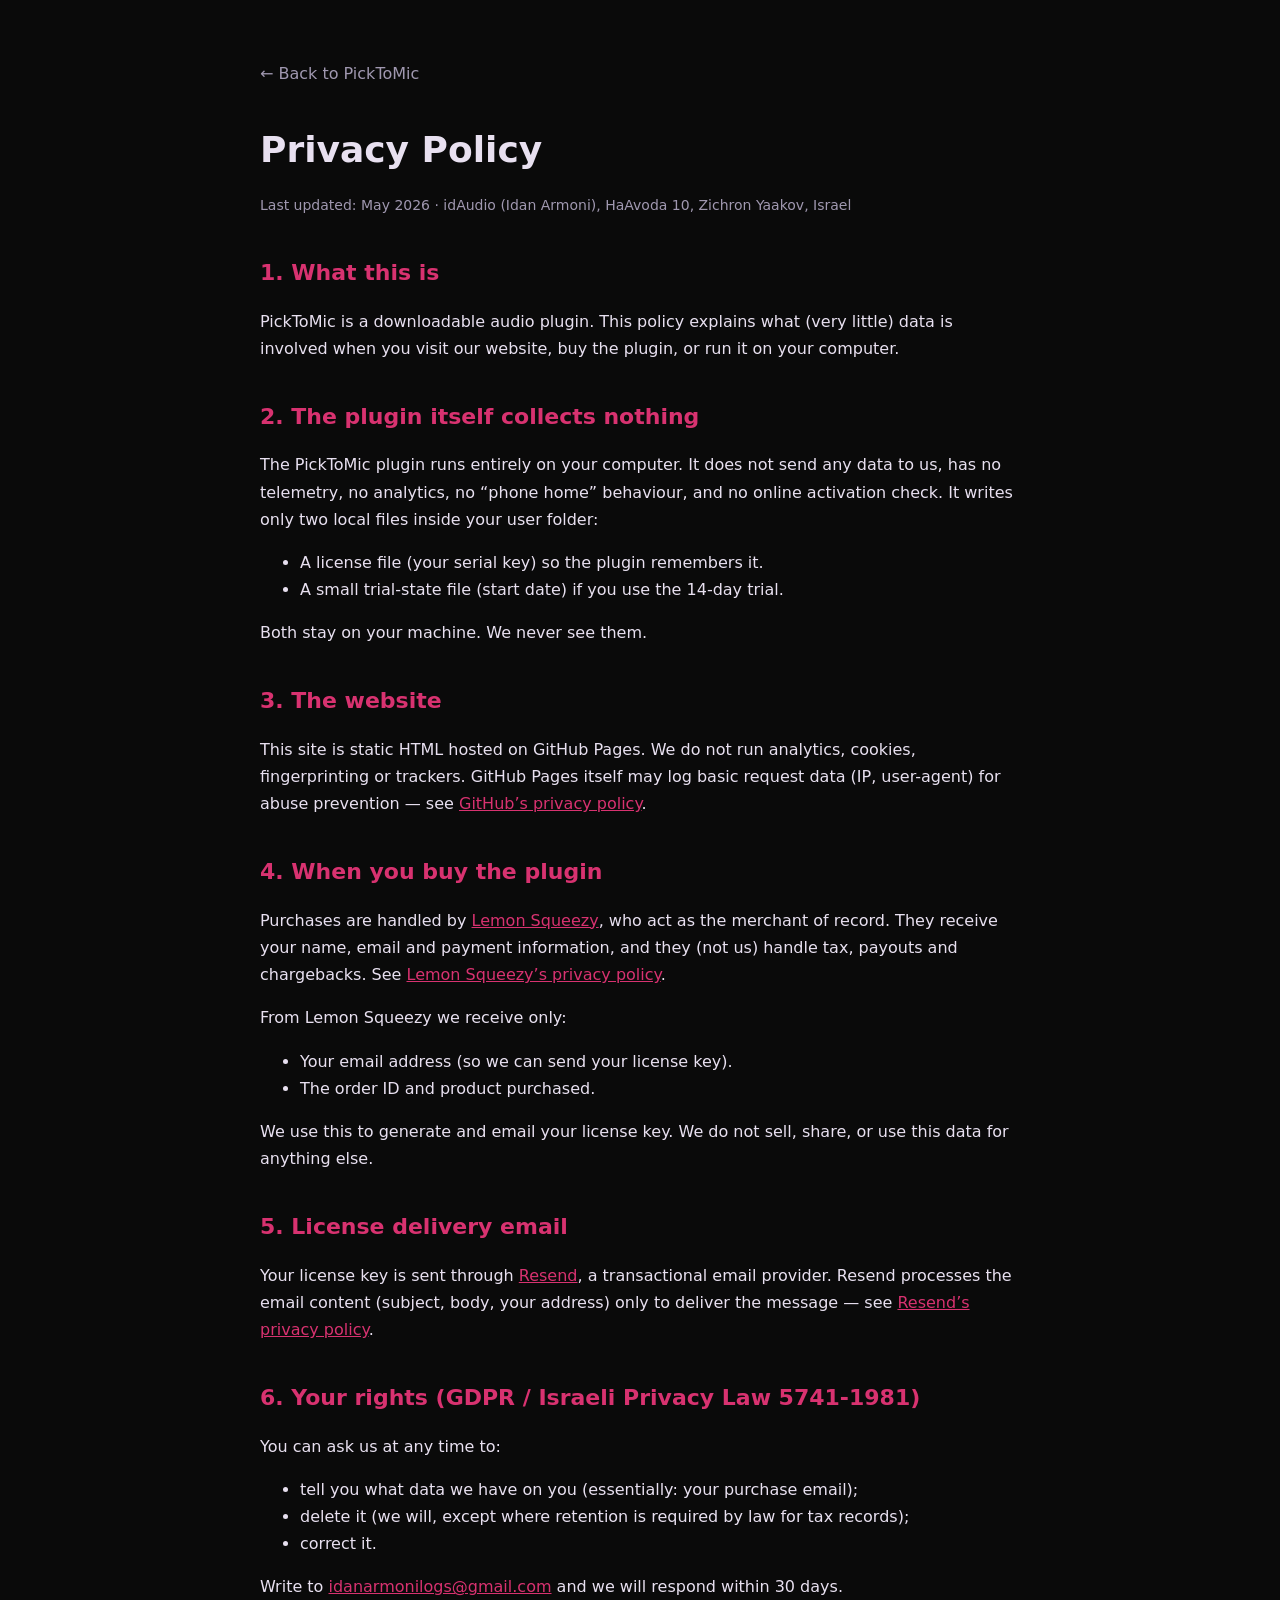
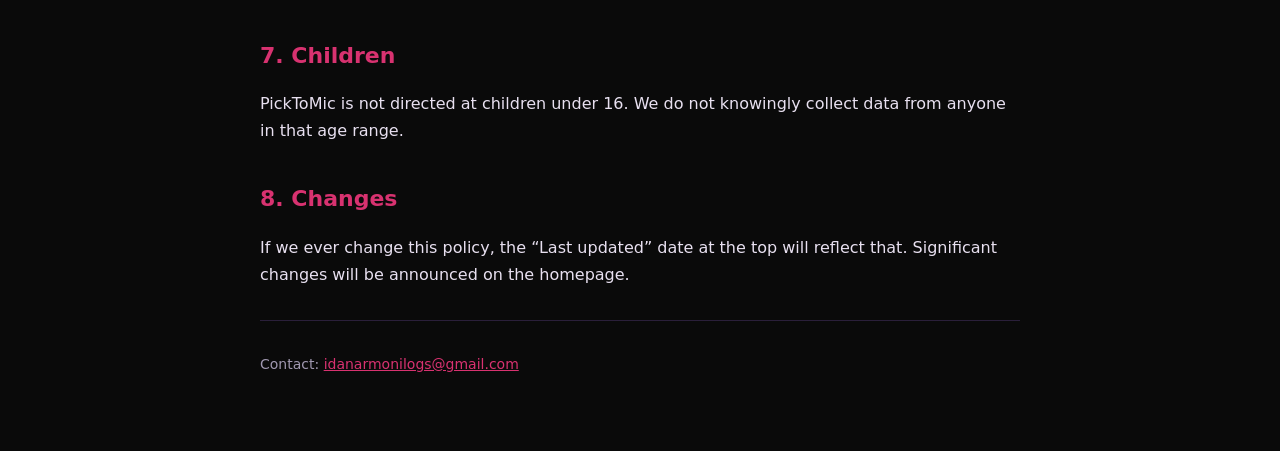
<file: legal/privacy.html>
<!DOCTYPE html>
<html lang="en">
<head>
<meta charset="UTF-8">
<meta name="viewport" content="width=device-width, initial-scale=1">
<title>Privacy Policy — PickToMic | idAudio</title>
<link rel="icon" href="../assets/favicon.ico">
<style>
  :root {
    --bg: #0a0a0a; --fg: #e8e0f0; --muted: #a098b0;
    --accent: #d83270; --line: #2a1f3a;
  }
  body {
    margin: 0; padding: 60px 24px; background: var(--bg); color: var(--fg);
    font-family: -apple-system, "SF Pro Text", system-ui, sans-serif;
    line-height: 1.7;
  }
  .wrap { max-width: 760px; margin: 0 auto; }
  h1 { font-size: 36px; margin: 0 0 8px; }
  h2 { font-size: 22px; margin: 36px 0 12px; color: var(--accent); }
  p, li { color: var(--fg); }
  .muted { color: var(--muted); font-size: 14px; }
  a { color: var(--accent); }
  hr { border: 0; border-top: 1px solid var(--line); margin: 32px 0; }
  .back { display: inline-block; margin-bottom: 32px; color: var(--muted); text-decoration: none; }
  .back:hover { color: var(--accent); }
</style>
</head>
<body>
<div class="wrap">
  <a href="../index.html" class="back">← Back to PickToMic</a>
  <h1>Privacy Policy</h1>
  <p class="muted">Last updated: May 2026 · idAudio (Idan Armoni), HaAvoda 10, Zichron Yaakov, Israel</p>

  <h2>1. What this is</h2>
  <p>PickToMic is a downloadable audio plugin. This policy explains what (very little) data is involved when you visit our website, buy the plugin, or run it on your computer.</p>

  <h2>2. The plugin itself collects nothing</h2>
  <p>The PickToMic plugin runs entirely on your computer. It does not send any data to us, has no telemetry, no analytics, no &ldquo;phone home&rdquo; behaviour, and no online activation check. It writes only two local files inside your user folder:</p>
  <ul>
    <li>A license file (your serial key) so the plugin remembers it.</li>
    <li>A small trial-state file (start date) if you use the 14-day trial.</li>
  </ul>
  <p>Both stay on your machine. We never see them.</p>

  <h2>3. The website</h2>
  <p>This site is static HTML hosted on GitHub Pages. We do not run analytics, cookies, fingerprinting or trackers. GitHub Pages itself may log basic request data (IP, user-agent) for abuse prevention — see <a href="https://docs.github.com/en/site-policy/privacy-policies/github-general-privacy-statement">GitHub&rsquo;s privacy policy</a>.</p>

  <h2>4. When you buy the plugin</h2>
  <p>Purchases are handled by <a href="https://lemonsqueezy.com">Lemon Squeezy</a>, who act as the merchant of record. They receive your name, email and payment information, and they (not us) handle tax, payouts and chargebacks. See <a href="https://www.lemonsqueezy.com/privacy">Lemon Squeezy&rsquo;s privacy policy</a>.</p>
  <p>From Lemon Squeezy we receive only:</p>
  <ul>
    <li>Your email address (so we can send your license key).</li>
    <li>The order ID and product purchased.</li>
  </ul>
  <p>We use this to generate and email your license key. We do not sell, share, or use this data for anything else.</p>

  <h2>5. License delivery email</h2>
  <p>Your license key is sent through <a href="https://resend.com">Resend</a>, a transactional email provider. Resend processes the email content (subject, body, your address) only to deliver the message — see <a href="https://resend.com/legal/privacy-policy">Resend&rsquo;s privacy policy</a>.</p>

  <h2>6. Your rights (GDPR / Israeli Privacy Law 5741-1981)</h2>
  <p>You can ask us at any time to:</p>
  <ul>
    <li>tell you what data we have on you (essentially: your purchase email);</li>
    <li>delete it (we will, except where retention is required by law for tax records);</li>
    <li>correct it.</li>
  </ul>
  <p>Write to <a href="mailto:idanarmonilogs@gmail.com">idanarmonilogs@gmail.com</a> and we will respond within 30 days.</p>

  <h2>7. Children</h2>
  <p>PickToMic is not directed at children under 16. We do not knowingly collect data from anyone in that age range.</p>

  <h2>8. Changes</h2>
  <p>If we ever change this policy, the &ldquo;Last updated&rdquo; date at the top will reflect that. Significant changes will be announced on the homepage.</p>

  <hr>
  <p class="muted">Contact: <a href="mailto:idanarmonilogs@gmail.com">idanarmonilogs@gmail.com</a></p>
</div>
</body>
</html>
</file>
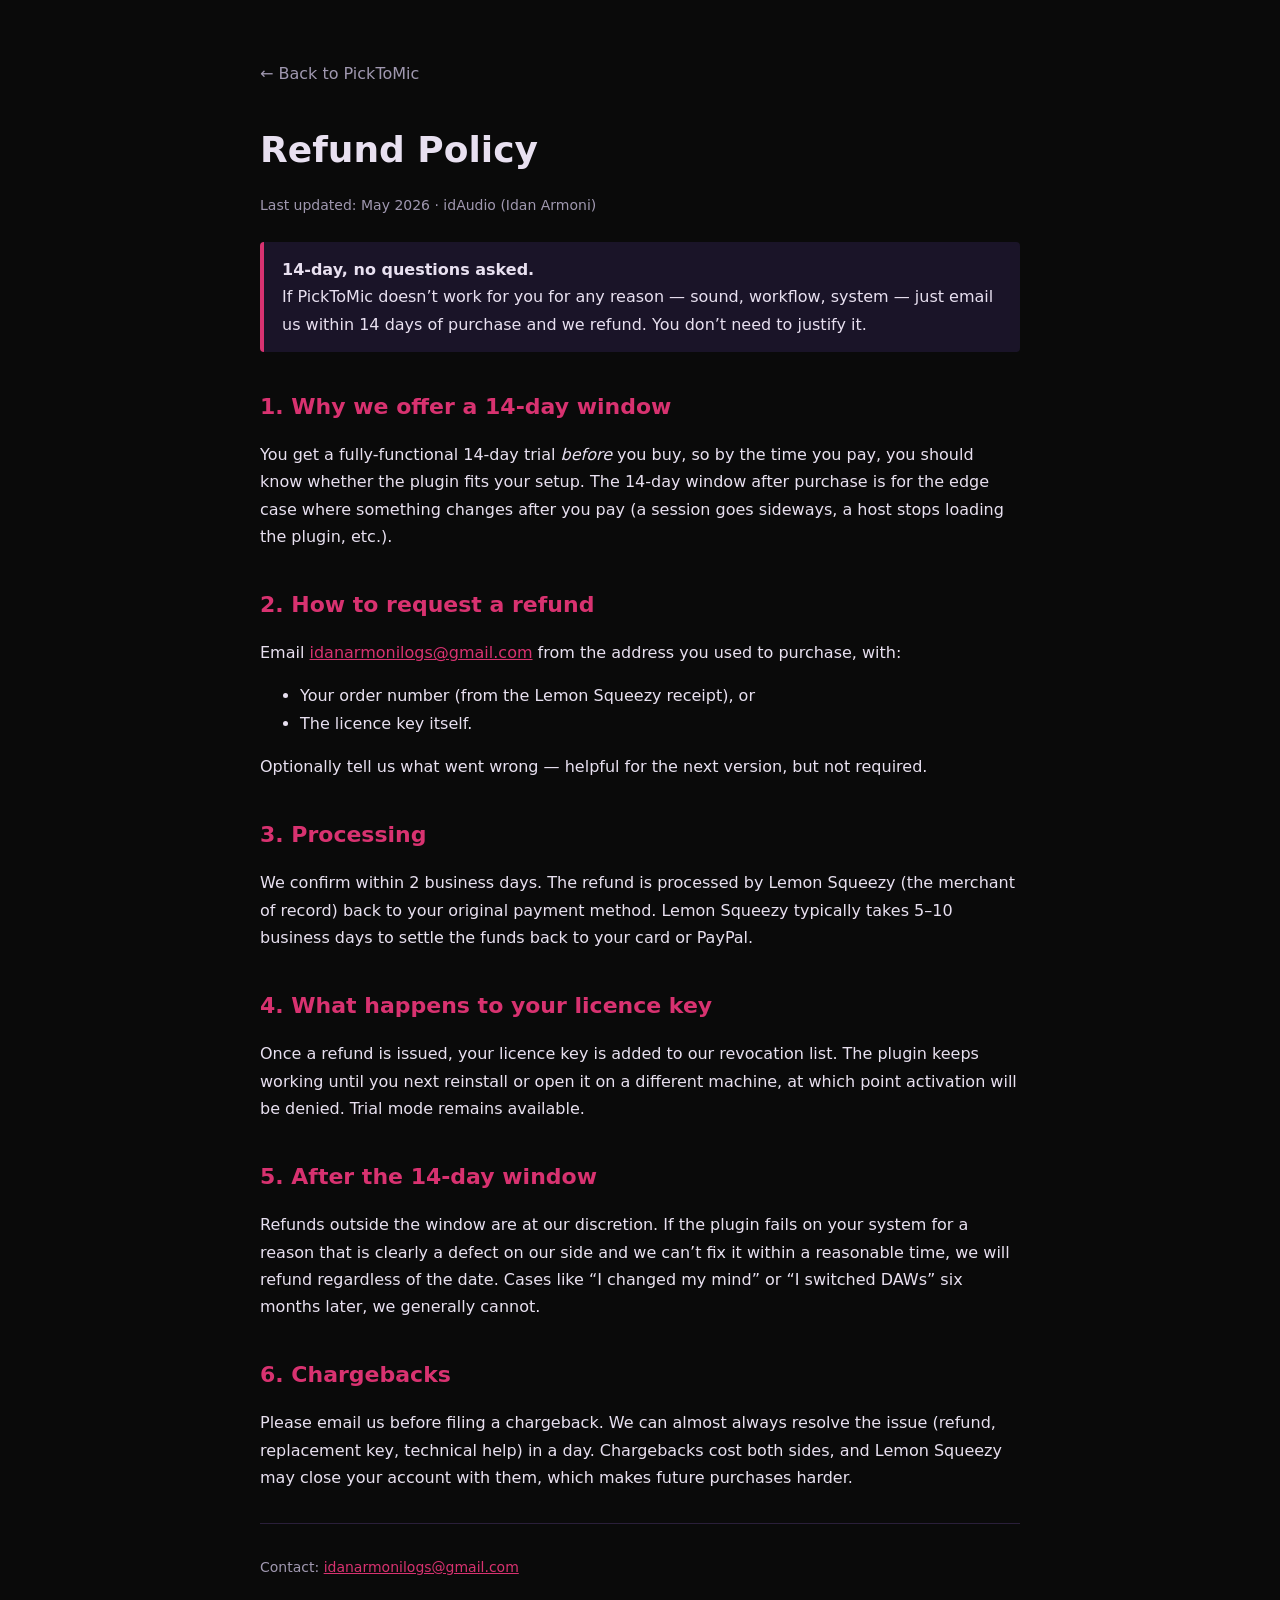
<file: legal/refund.html>
<!DOCTYPE html>
<html lang="en">
<head>
<meta charset="UTF-8">
<meta name="viewport" content="width=device-width, initial-scale=1">
<title>Refund Policy — PickToMic | idAudio</title>
<link rel="icon" href="../assets/favicon.ico">
<style>
  :root { --bg:#0a0a0a; --fg:#e8e0f0; --muted:#a098b0; --accent:#d83270; --line:#2a1f3a; }
  body { margin:0; padding:60px 24px; background:var(--bg); color:var(--fg);
         font-family:-apple-system,"SF Pro Text",system-ui,sans-serif; line-height:1.7; }
  .wrap { max-width:760px; margin:0 auto; }
  h1 { font-size:36px; margin:0 0 8px; }
  h2 { font-size:22px; margin:36px 0 12px; color:var(--accent); }
  .muted { color:var(--muted); font-size:14px; }
  a { color:var(--accent); }
  hr { border:0; border-top:1px solid var(--line); margin:32px 0; }
  .back { display:inline-block; margin-bottom:32px; color:var(--muted); text-decoration:none; }
  .back:hover { color:var(--accent); }
  .callout { background:#1a1428; border-left:4px solid var(--accent); padding:14px 18px; margin:24px 0; border-radius:4px; }
</style>
</head>
<body>
<div class="wrap">
  <a href="../index.html" class="back">← Back to PickToMic</a>
  <h1>Refund Policy</h1>
  <p class="muted">Last updated: May 2026 · idAudio (Idan Armoni)</p>

  <div class="callout">
    <strong>14-day, no questions asked.</strong><br>
    If PickToMic doesn&rsquo;t work for you for any reason &mdash; sound, workflow, system &mdash; just email us within 14 days of purchase and we refund. You don&rsquo;t need to justify it.
  </div>

  <h2>1. Why we offer a 14-day window</h2>
  <p>You get a fully-functional 14-day trial <em>before</em> you buy, so by the time you pay, you should know whether the plugin fits your setup. The 14-day window after purchase is for the edge case where something changes after you pay (a session goes sideways, a host stops loading the plugin, etc.).</p>

  <h2>2. How to request a refund</h2>
  <p>Email <a href="mailto:idanarmonilogs@gmail.com">idanarmonilogs@gmail.com</a> from the address you used to purchase, with:</p>
  <ul>
    <li>Your order number (from the Lemon Squeezy receipt), or</li>
    <li>The licence key itself.</li>
  </ul>
  <p>Optionally tell us what went wrong &mdash; helpful for the next version, but not required.</p>

  <h2>3. Processing</h2>
  <p>We confirm within 2 business days. The refund is processed by Lemon Squeezy (the merchant of record) back to your original payment method. Lemon Squeezy typically takes 5&ndash;10 business days to settle the funds back to your card or PayPal.</p>

  <h2>4. What happens to your licence key</h2>
  <p>Once a refund is issued, your licence key is added to our revocation list. The plugin keeps working until you next reinstall or open it on a different machine, at which point activation will be denied. Trial mode remains available.</p>

  <h2>5. After the 14-day window</h2>
  <p>Refunds outside the window are at our discretion. If the plugin fails on your system for a reason that is clearly a defect on our side and we can&rsquo;t fix it within a reasonable time, we will refund regardless of the date. Cases like &ldquo;I changed my mind&rdquo; or &ldquo;I switched DAWs&rdquo; six months later, we generally cannot.</p>

  <h2>6. Chargebacks</h2>
  <p>Please email us before filing a chargeback. We can almost always resolve the issue (refund, replacement key, technical help) in a day. Chargebacks cost both sides, and Lemon Squeezy may close your account with them, which makes future purchases harder.</p>

  <hr>
  <p class="muted">Contact: <a href="mailto:idanarmonilogs@gmail.com">idanarmonilogs@gmail.com</a></p>
</div>
</body>
</html>
</file>
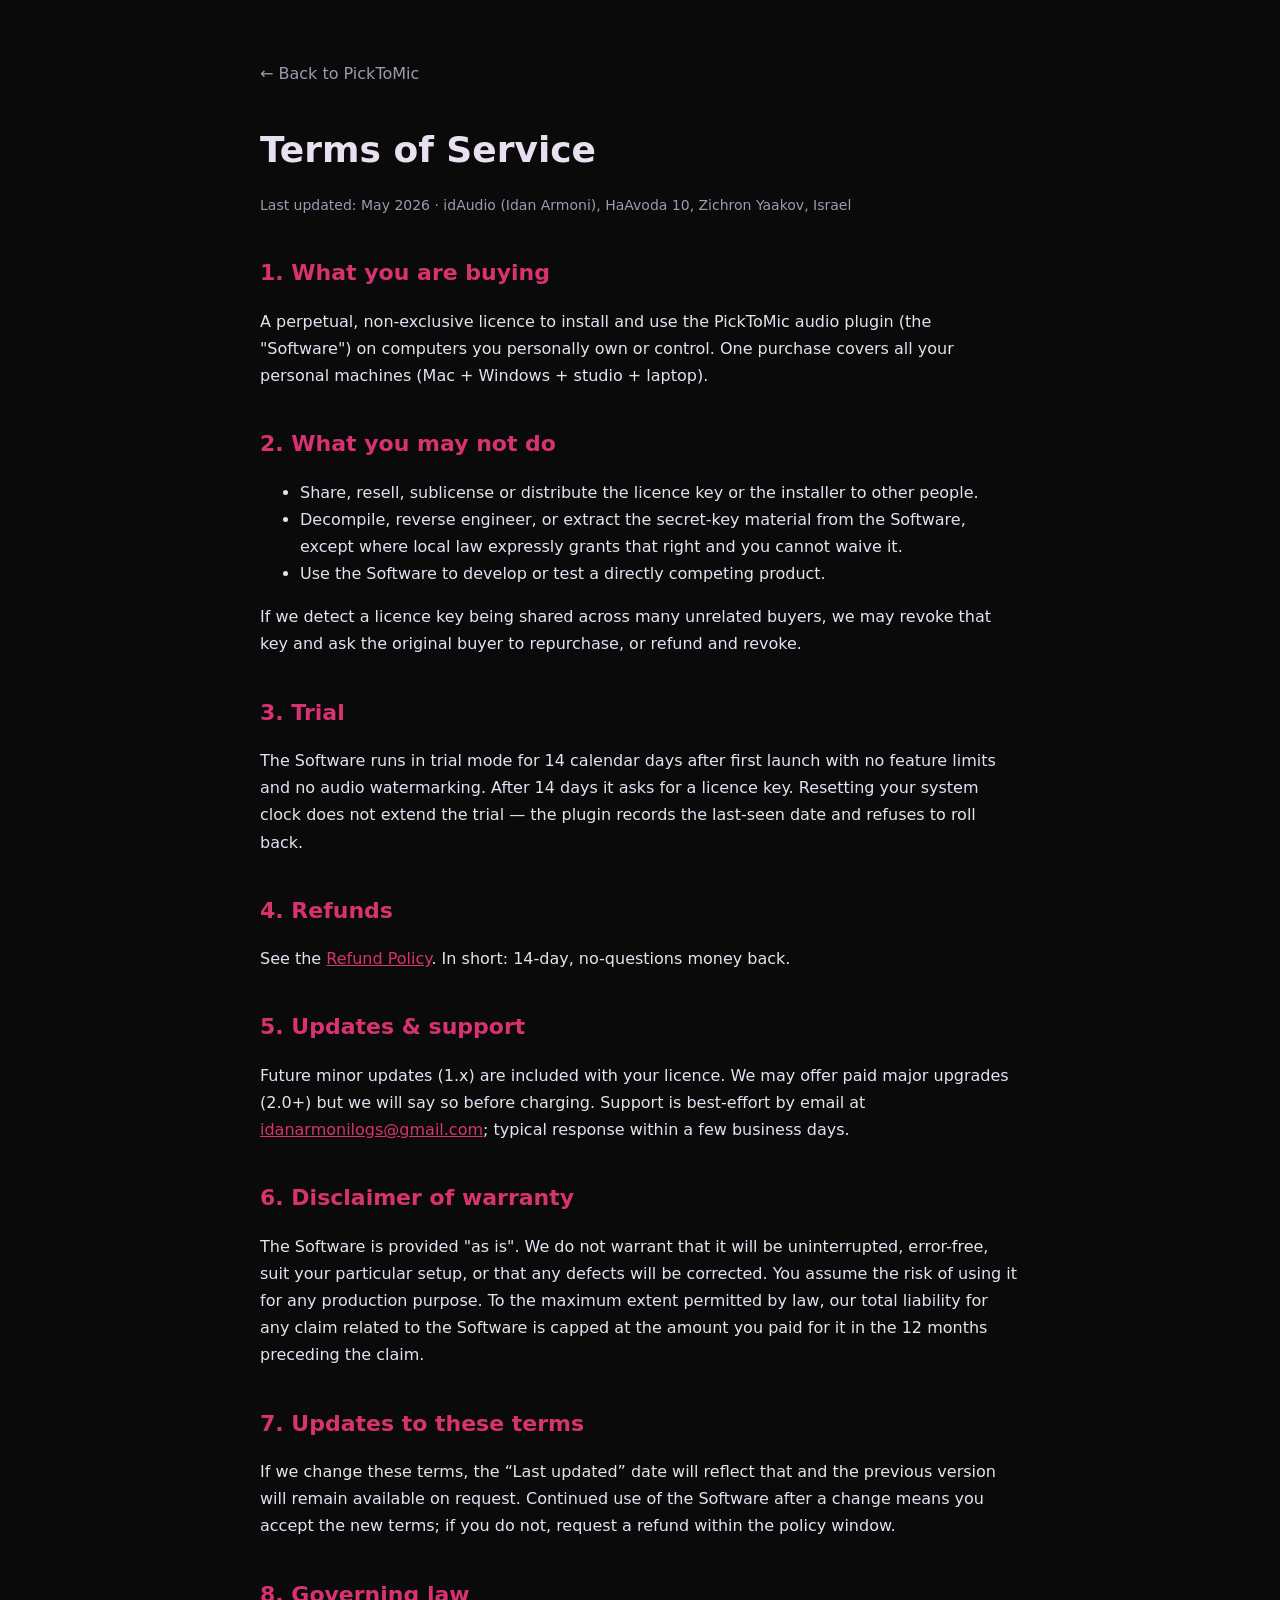
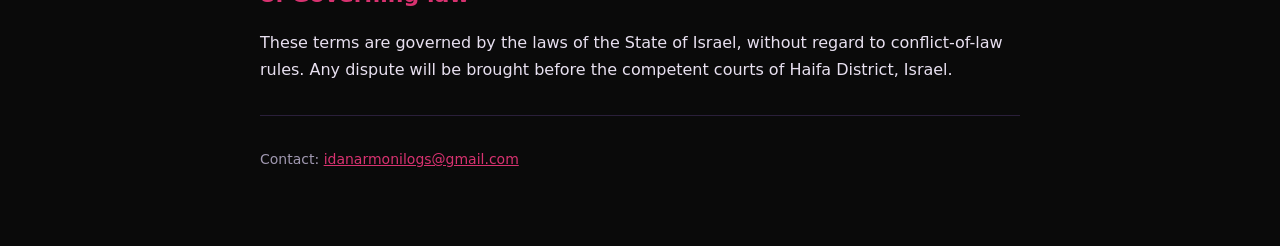
<file: legal/terms.html>
<!DOCTYPE html>
<html lang="en">
<head>
<meta charset="UTF-8">
<meta name="viewport" content="width=device-width, initial-scale=1">
<title>Terms of Service — PickToMic | idAudio</title>
<link rel="icon" href="../assets/favicon.ico">
<style>
  :root { --bg:#0a0a0a; --fg:#e8e0f0; --muted:#a098b0; --accent:#d83270; --line:#2a1f3a; }
  body { margin:0; padding:60px 24px; background:var(--bg); color:var(--fg);
         font-family:-apple-system,"SF Pro Text",system-ui,sans-serif; line-height:1.7; }
  .wrap { max-width:760px; margin:0 auto; }
  h1 { font-size:36px; margin:0 0 8px; }
  h2 { font-size:22px; margin:36px 0 12px; color:var(--accent); }
  .muted { color:var(--muted); font-size:14px; }
  a { color:var(--accent); }
  hr { border:0; border-top:1px solid var(--line); margin:32px 0; }
  .back { display:inline-block; margin-bottom:32px; color:var(--muted); text-decoration:none; }
  .back:hover { color:var(--accent); }
</style>
</head>
<body>
<div class="wrap">
  <a href="../index.html" class="back">← Back to PickToMic</a>
  <h1>Terms of Service</h1>
  <p class="muted">Last updated: May 2026 · idAudio (Idan Armoni), HaAvoda 10, Zichron Yaakov, Israel</p>

  <h2>1. What you are buying</h2>
  <p>A perpetual, non-exclusive licence to install and use the PickToMic audio plugin (the "Software") on computers you personally own or control. One purchase covers all your personal machines (Mac + Windows + studio + laptop).</p>

  <h2>2. What you may not do</h2>
  <ul>
    <li>Share, resell, sublicense or distribute the licence key or the installer to other people.</li>
    <li>Decompile, reverse engineer, or extract the secret-key material from the Software, except where local law expressly grants that right and you cannot waive it.</li>
    <li>Use the Software to develop or test a directly competing product.</li>
  </ul>
  <p>If we detect a licence key being shared across many unrelated buyers, we may revoke that key and ask the original buyer to repurchase, or refund and revoke.</p>

  <h2>3. Trial</h2>
  <p>The Software runs in trial mode for 14 calendar days after first launch with no feature limits and no audio watermarking. After 14 days it asks for a licence key. Resetting your system clock does not extend the trial — the plugin records the last-seen date and refuses to roll back.</p>

  <h2>4. Refunds</h2>
  <p>See the <a href="refund.html">Refund Policy</a>. In short: 14-day, no-questions money back.</p>

  <h2>5. Updates &amp; support</h2>
  <p>Future minor updates (1.x) are included with your licence. We may offer paid major upgrades (2.0+) but we will say so before charging. Support is best-effort by email at <a href="mailto:idanarmonilogs@gmail.com">idanarmonilogs@gmail.com</a>; typical response within a few business days.</p>

  <h2>6. Disclaimer of warranty</h2>
  <p>The Software is provided "as is". We do not warrant that it will be uninterrupted, error-free, suit your particular setup, or that any defects will be corrected. You assume the risk of using it for any production purpose. To the maximum extent permitted by law, our total liability for any claim related to the Software is capped at the amount you paid for it in the 12 months preceding the claim.</p>

  <h2>7. Updates to these terms</h2>
  <p>If we change these terms, the &ldquo;Last updated&rdquo; date will reflect that and the previous version will remain available on request. Continued use of the Software after a change means you accept the new terms; if you do not, request a refund within the policy window.</p>

  <h2>8. Governing law</h2>
  <p>These terms are governed by the laws of the State of Israel, without regard to conflict-of-law rules. Any dispute will be brought before the competent courts of Haifa District, Israel.</p>

  <hr>
  <p class="muted">Contact: <a href="mailto:idanarmonilogs@gmail.com">idanarmonilogs@gmail.com</a></p>
</div>
</body>
</html>
</file>
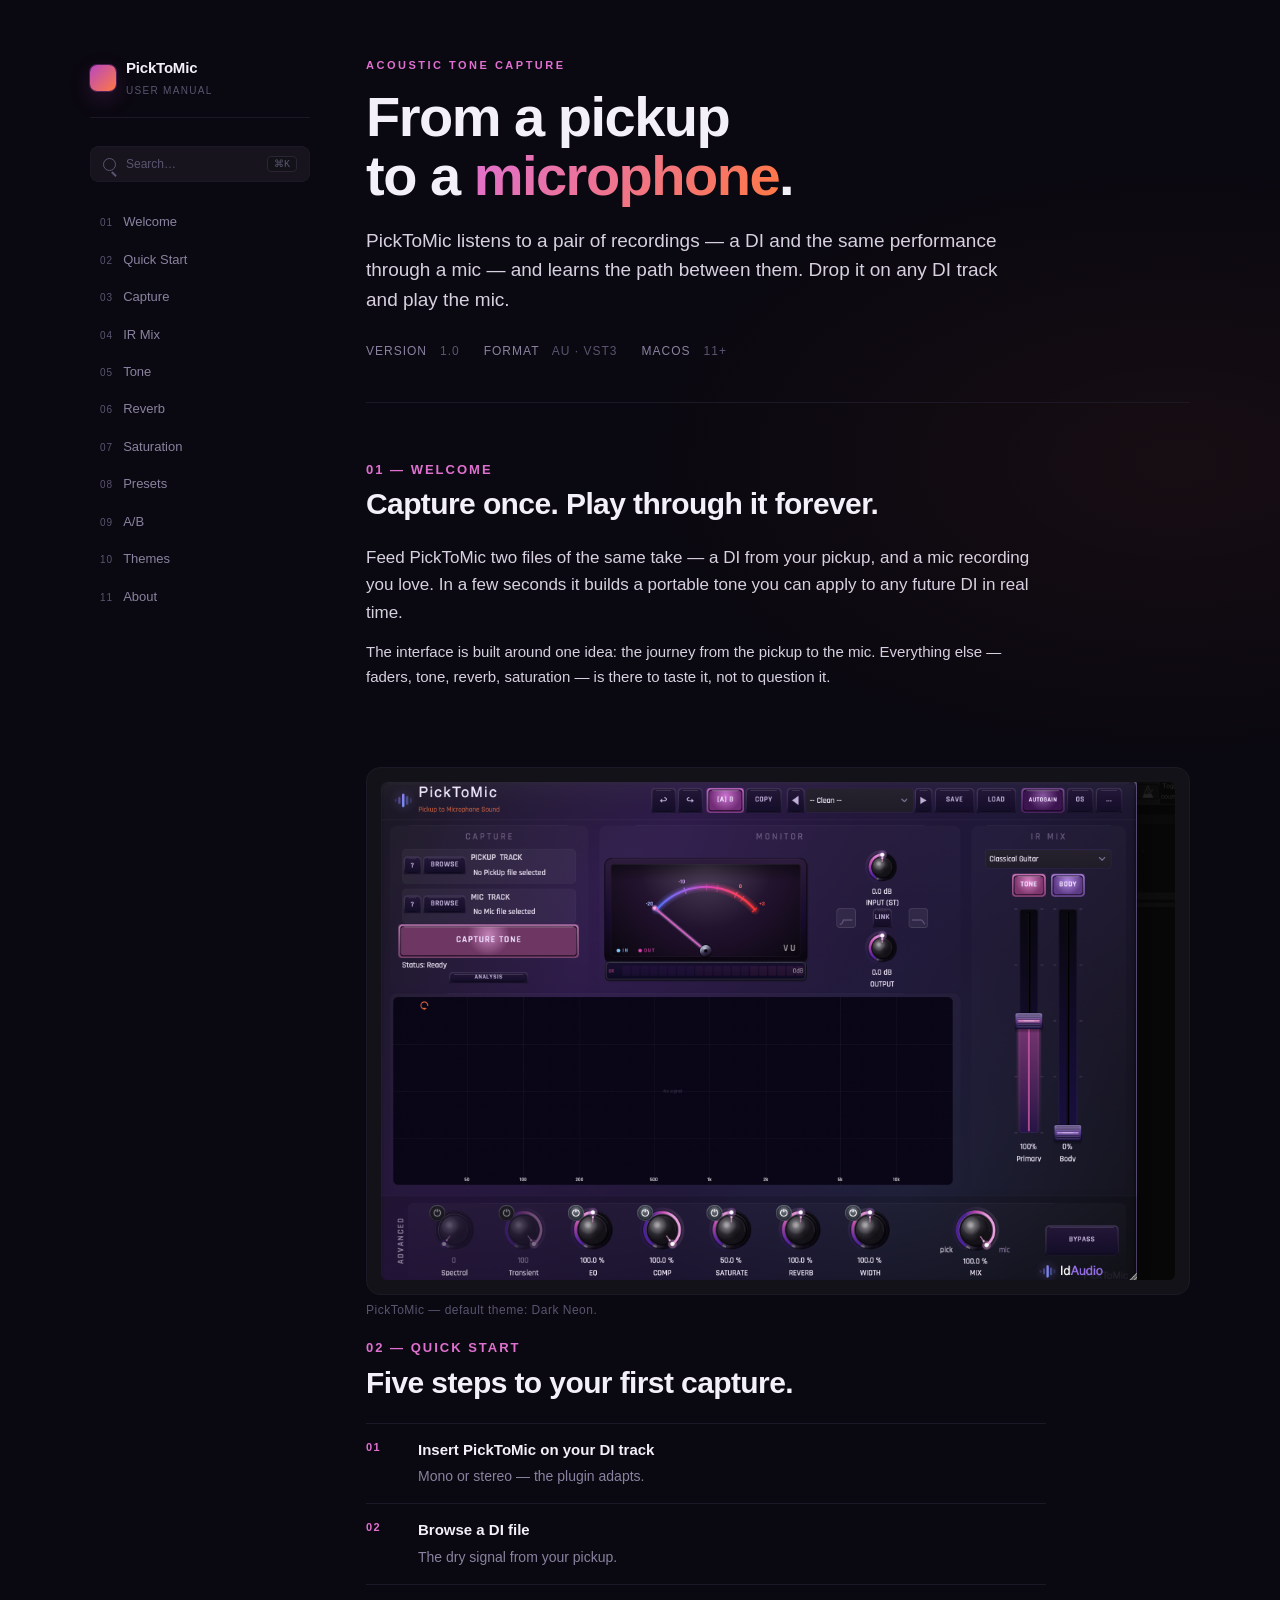
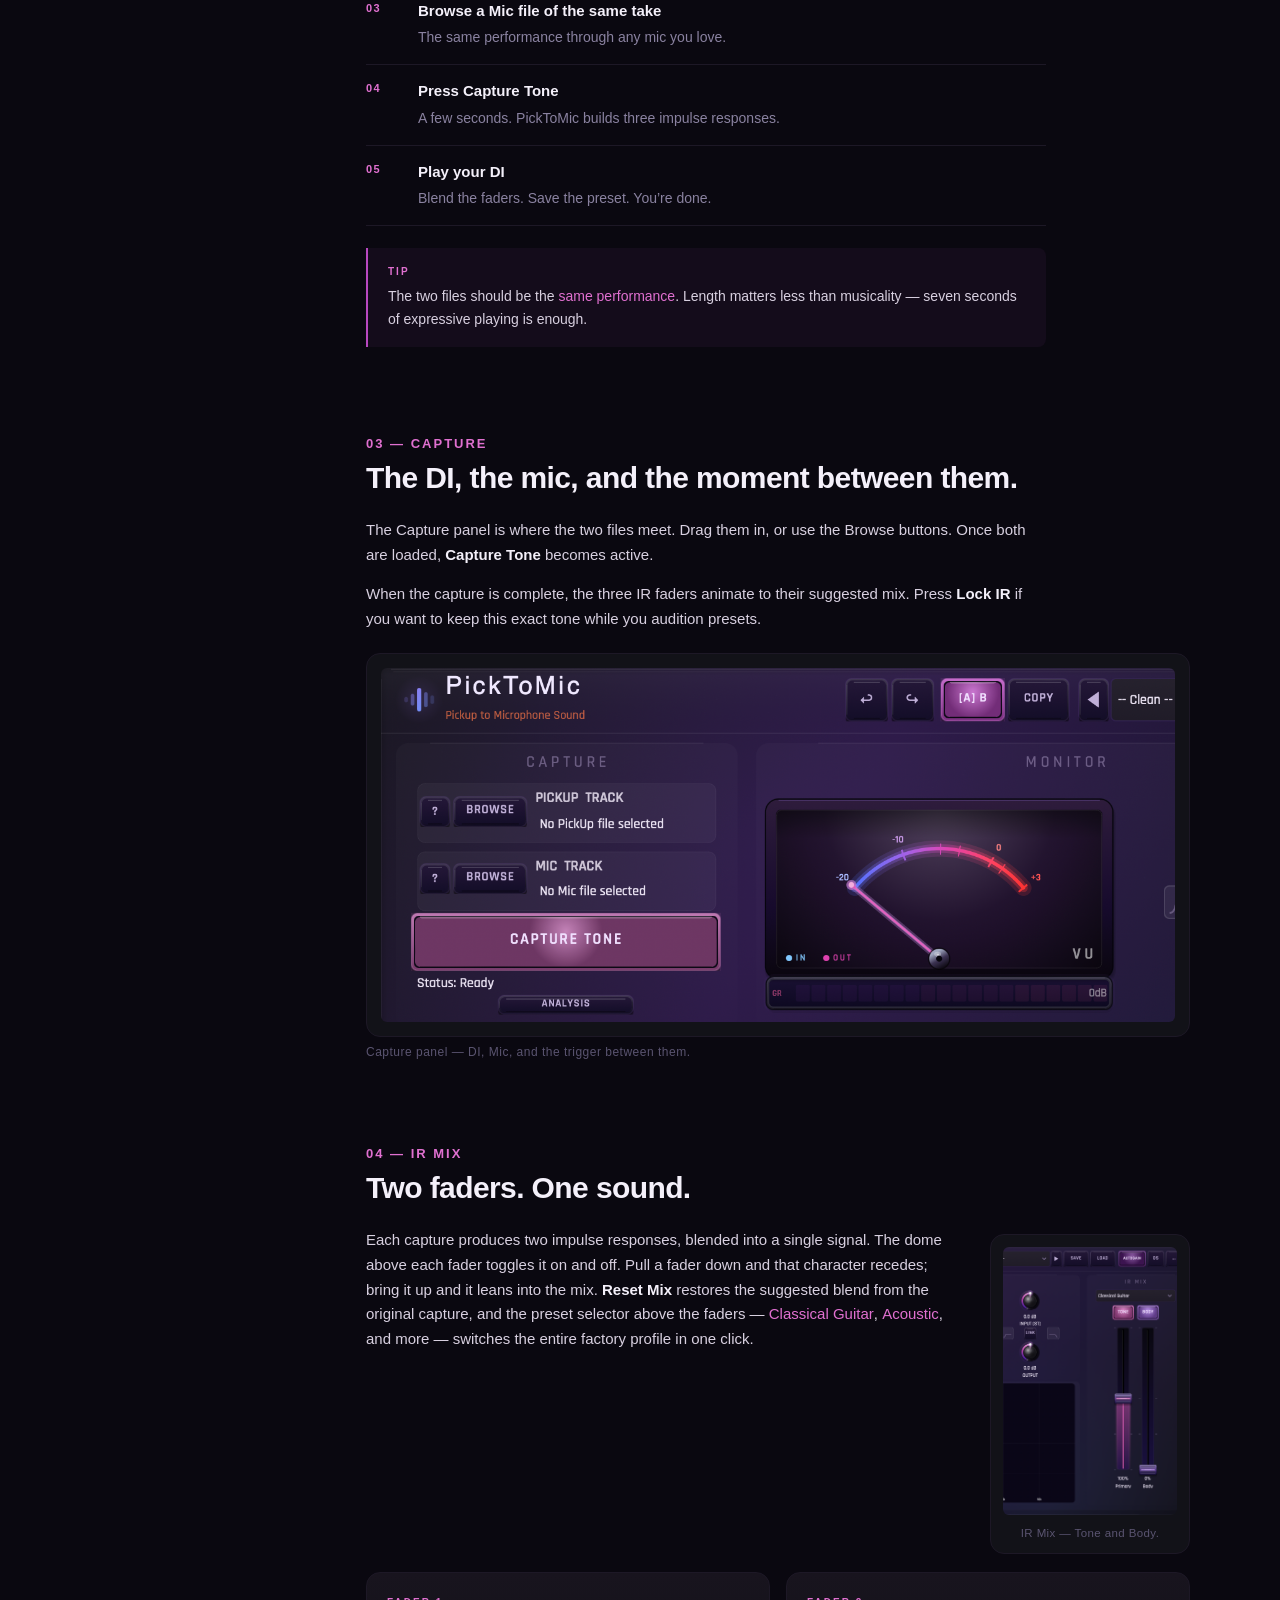
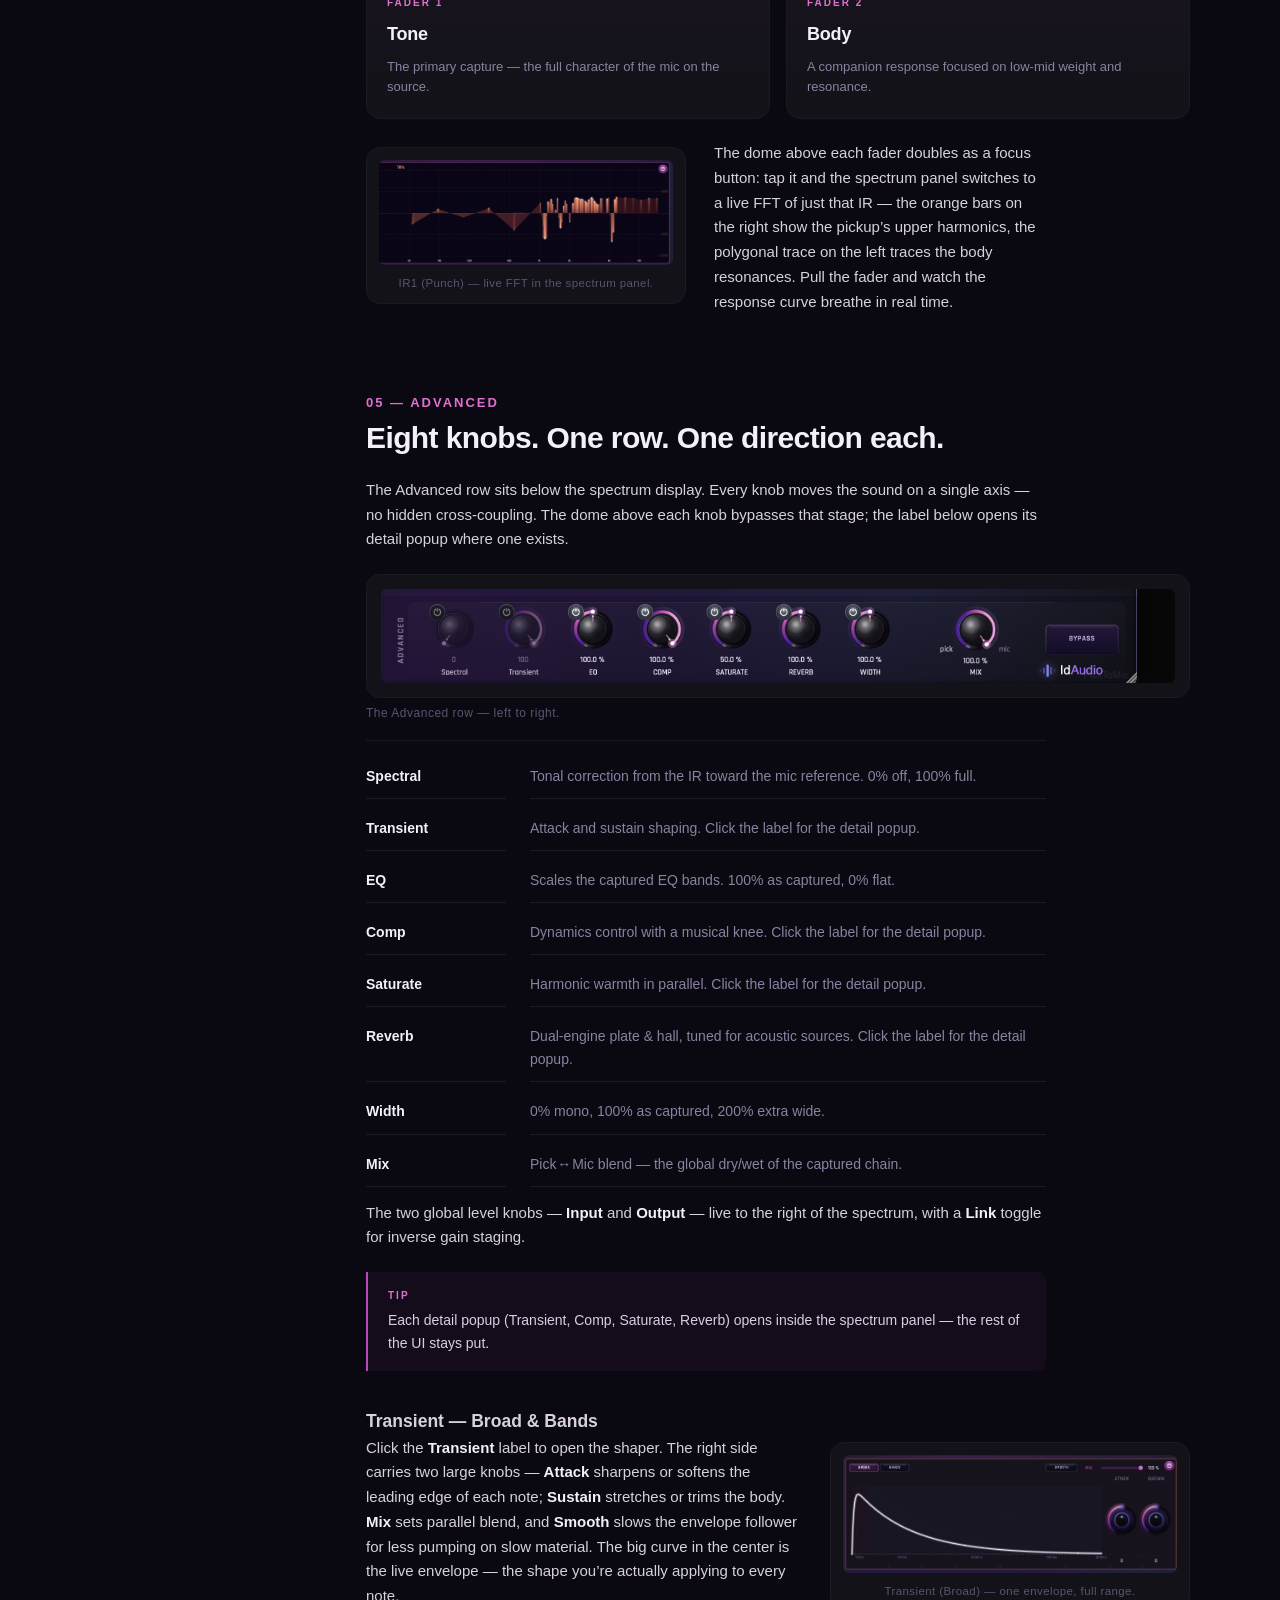
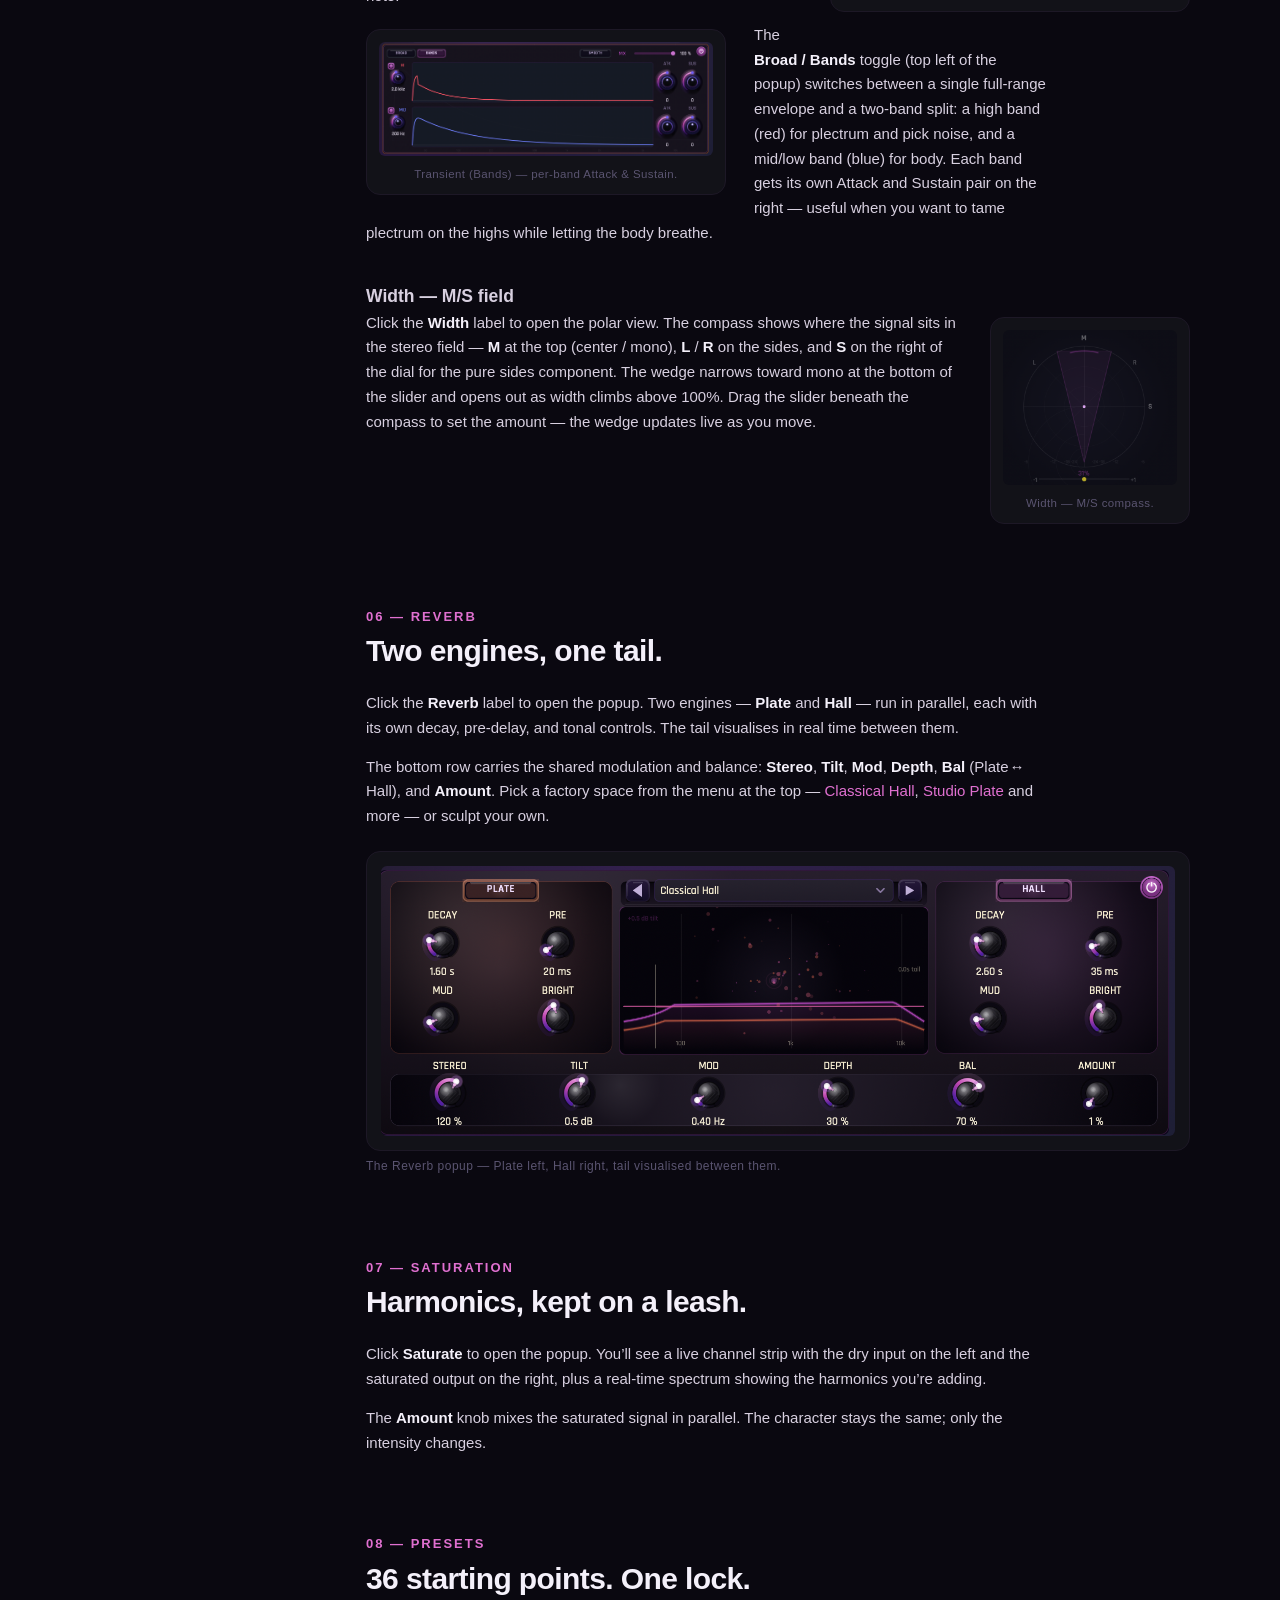
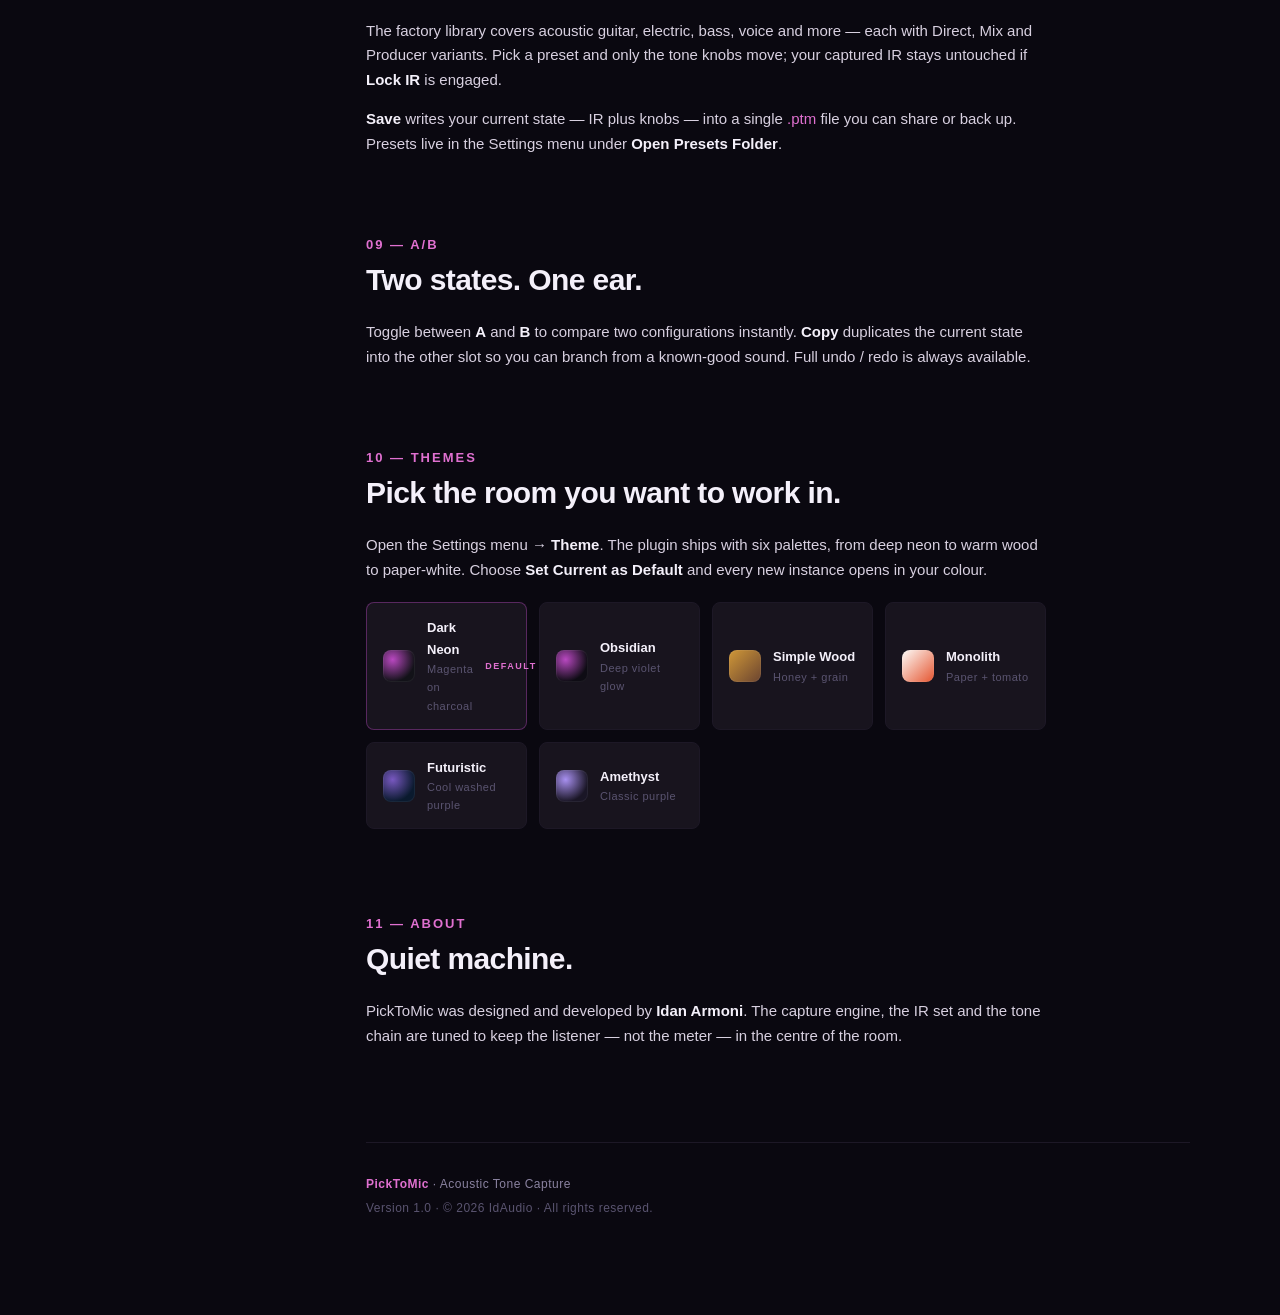
<file: manual/PickToMic_User_Manual.html>
<!DOCTYPE html>
<html lang="en">
<head>
<meta charset="UTF-8">
<meta name="viewport" content="width=device-width, initial-scale=1.0">
<title>PickToMic — User Manual</title>
<style>
  :root {
    --bg:        #0a0810;
    --bg-elev:   #121218;
    --surface:   #18141e;
    --surface-2: #201c28;
    --line:      #2a2434;
    --line-soft: #1d1826;

    --magenta:   #b848c0;
    --magenta-2: #e070d0;
    --orange:    #ff7844;
    --green:     #5ee89a;

    --text:      #d8d0e0;
    --text-mute: #8a82a0;
    --text-dim:  #5a5470;
    --white:     #f4f0fa;

    --radius:    14px;
    --radius-sm: 8px;
  }
  * { margin: 0; padding: 0; box-sizing: border-box; }
  html, body { background: var(--bg); }
  body {
    font-family: -apple-system, 'SF Pro Display', 'SF Pro Text', 'Helvetica Neue', Arial, sans-serif;
    color: var(--text);
    line-height: 1.65;
    font-size: 15px;
    -webkit-font-smoothing: antialiased;
    background:
      radial-gradient(1100px 600px at 18% -8%, rgba(184,72,192,0.10), transparent 60%),
      radial-gradient(900px 500px at 92% 6%, rgba(255,120,68,0.05), transparent 60%),
      var(--bg);
    min-height: 100vh;
  }

  ::selection { background: rgba(184,72,192,0.35); color: var(--white); }

  .layout {
    max-width: 1180px;
    margin: 0 auto;
    padding: 56px 40px 96px;
    display: grid;
    grid-template-columns: 220px 1fr;
    gap: 56px;
  }

  /* ─── Sidebar ─── */
  aside {
    position: sticky;
    top: 36px;
    align-self: start;
    font-size: 13px;
  }
  .brand {
    display: flex;
    align-items: center;
    gap: 10px;
    margin-bottom: 28px;
    padding-bottom: 18px;
    border-bottom: 1px solid var(--line-soft);
  }
  .brand-mark {
    width: 26px; height: 26px;
    border-radius: 7px;
    background: linear-gradient(135deg, var(--magenta) 0%, var(--orange) 100%);
    box-shadow: 0 0 0 1px rgba(184,72,192,0.35), 0 8px 22px rgba(184,72,192,0.20);
  }
  .brand-name {
    font-weight: 700;
    color: var(--white);
    font-size: 15px;
    letter-spacing: -0.2px;
  }
  .brand-tag {
    font-size: 10px;
    color: var(--text-dim);
    letter-spacing: 1.3px;
    text-transform: uppercase;
    margin-top: 2px;
  }
  nav ol {
    list-style: none;
    counter-reset: nav;
  }
  nav li { counter-increment: nav; margin: 2px 0; }
  nav a {
    display: flex;
    align-items: baseline;
    gap: 10px;
    color: var(--text-mute);
    text-decoration: none;
    padding: 7px 10px;
    border-radius: var(--radius-sm);
    transition: color .15s, background .15s;
  }
  nav a::before {
    content: counter(nav, decimal-leading-zero);
    color: var(--text-dim);
    font-size: 10px;
    font-variant-numeric: tabular-nums;
    letter-spacing: 1px;
  }
  nav a:hover { color: var(--white); background: rgba(184,72,192,0.06); }

  /* ─── Main column ─── */
  main { min-width: 0; }

  .hero {
    margin-bottom: 56px;
    padding-bottom: 40px;
    border-bottom: 1px solid var(--line-soft);
  }
  .hero .eyebrow {
    color: var(--magenta-2);
    font-size: 11px;
    letter-spacing: 2.5px;
    text-transform: uppercase;
    font-weight: 600;
    margin-bottom: 14px;
  }
  .hero h1 {
    font-size: 56px;
    line-height: 1.05;
    font-weight: 700;
    color: var(--white);
    letter-spacing: -1.5px;
    margin-bottom: 20px;
  }
  .hero h1 .accent {
    background: linear-gradient(120deg, var(--magenta-2) 0%, var(--orange) 100%);
    -webkit-background-clip: text;
    -webkit-text-fill-color: transparent;
    background-clip: text;
  }
  .hero .lead {
    font-size: 19px;
    line-height: 1.55;
    color: var(--text);
    max-width: 640px;
    font-weight: 400;
  }
  .hero .meta {
    margin-top: 28px;
    display: flex;
    gap: 24px;
    color: var(--text-dim);
    font-size: 12px;
    letter-spacing: 1px;
    text-transform: uppercase;
  }
  .hero .meta span strong { color: var(--text-mute); font-weight: 500; }

  /* ─── Sections ─── */
  section { margin-bottom: 64px; scroll-margin-top: 28px; }
  section h2 {
    font-size: 13px;
    font-weight: 600;
    color: var(--magenta-2);
    text-transform: uppercase;
    letter-spacing: 2px;
    margin-bottom: 6px;
  }
  section h2 + .title {
    font-size: 30px;
    font-weight: 700;
    color: var(--white);
    letter-spacing: -0.6px;
    margin-bottom: 22px;
    line-height: 1.2;
  }
  section p {
    margin-bottom: 14px;
    max-width: 680px;
  }
  section p.lead {
    font-size: 17px;
    color: var(--text);
    line-height: 1.6;
  }
  section strong { color: var(--white); font-weight: 600; }
  section em { color: var(--magenta-2); font-style: normal; font-weight: 500; }

  /* ─── Steps ─── */
  .steps {
    list-style: none;
    counter-reset: step;
    margin: 18px 0;
  }
  .steps li {
    counter-increment: step;
    position: relative;
    padding: 14px 0 14px 52px;
    border-top: 1px solid var(--line-soft);
    max-width: 680px;
  }
  .steps li:last-child { border-bottom: 1px solid var(--line-soft); }
  .steps li::before {
    content: counter(step, decimal-leading-zero);
    position: absolute;
    left: 0; top: 14px;
    font-size: 11px;
    font-weight: 600;
    color: var(--magenta-2);
    letter-spacing: 1.5px;
    font-variant-numeric: tabular-nums;
  }
  .steps li strong { display: block; color: var(--white); margin-bottom: 2px; font-weight: 600; }
  .steps li span { color: var(--text-mute); font-size: 14px; }

  /* ─── Cards (three IRs etc.) ─── */
  .cards {
    display: grid;
    grid-template-columns: repeat(3, 1fr);
    gap: 16px;
    margin: 22px 0;
  }
  .card {
    padding: 22px 20px;
    background: linear-gradient(180deg, var(--surface) 0%, var(--bg-elev) 100%);
    border: 1px solid var(--line-soft);
    border-radius: var(--radius);
    transition: border-color .2s, transform .2s;
  }
  .card:hover { border-color: rgba(184,72,192,0.30); }
  .card .label {
    font-size: 10px;
    color: var(--magenta-2);
    letter-spacing: 2px;
    text-transform: uppercase;
    font-weight: 600;
    margin-bottom: 8px;
  }
  .card .name {
    font-size: 18px;
    font-weight: 600;
    color: var(--white);
    margin-bottom: 8px;
    letter-spacing: -0.2px;
  }
  .card .desc { font-size: 13px; color: var(--text-mute); line-height: 1.5; }

  /* ─── Knob row ─── */
  .knob-list {
    display: grid;
    grid-template-columns: 140px 1fr;
    gap: 8px 24px;
    margin: 14px 0;
    border-top: 1px solid var(--line-soft);
    padding-top: 14px;
    max-width: 680px;
  }
  .knob-list dt {
    color: var(--white);
    font-weight: 600;
    font-size: 14px;
    padding: 10px 0;
    border-bottom: 1px solid var(--line-soft);
  }
  .knob-list dd {
    color: var(--text-mute);
    font-size: 14px;
    padding: 10px 0;
    border-bottom: 1px solid var(--line-soft);
  }

  /* ─── Callouts ─── */
  .callout {
    margin: 22px 0;
    padding: 16px 20px;
    background: rgba(184,72,192,0.06);
    border-left: 2px solid var(--magenta);
    border-radius: 0 var(--radius-sm) var(--radius-sm) 0;
    font-size: 14px;
    color: var(--text);
    max-width: 680px;
  }
  .callout::before {
    content: 'Tip';
    display: block;
    font-size: 10px;
    color: var(--magenta-2);
    font-weight: 600;
    letter-spacing: 2px;
    text-transform: uppercase;
    margin-bottom: 4px;
  }
  .callout.note { background: rgba(255,120,68,0.06); border-left-color: var(--orange); }
  .callout.note::before { content: 'Note'; color: var(--orange); }

  /* ─── Screenshot wrapper ─── */
  .shot {
    margin: 22px 0 6px;
    background: var(--bg-elev);
    border: 1px solid var(--line-soft);
    border-radius: var(--radius);
    padding: 14px;
    overflow: hidden;
  }
  .shot img { display: block; width: 100%; height: auto; border-radius: 6px; }
  /* Compact (centered, narrower) variants */
  .shot.compact { max-width: 560px; margin-left: auto; margin-right: auto; }
  .shot.compact + .caption { text-align: center; }
  .shot.small { max-width: 440px; margin-left: auto; margin-right: auto; padding: 12px; }
  .shot.small + .caption { text-align: center; }
  .shot.tiny { max-width: 280px; margin-left: auto; margin-right: auto; padding: 10px; }
  .shot.tiny + .caption { text-align: center; }

  /* ─── Floated figures (image flows inside the text) ─── */
  figure.figure {
    background: var(--bg-elev);
    border: 1px solid var(--line-soft);
    border-radius: var(--radius);
    padding: 12px;
    margin: 6px 0 18px;
  }
  figure.figure img { display: block; width: 100%; height: auto; border-radius: 6px; }
  figure.figure figcaption {
    color: var(--text-dim);
    font-size: 11.5px;
    letter-spacing: 0.4px;
    margin-top: 10px;
    text-align: center;
    line-height: 1.4;
  }
  figure.figure.right { float: right; clear: right; margin-left: 28px; max-width: 360px; }
  figure.figure.left  { float: left;  clear: left;  margin-right: 28px; max-width: 360px; }
  figure.figure.small.right, figure.figure.small.left { max-width: 320px; }
  figure.figure.tiny.right,  figure.figure.tiny.left  { max-width: 200px; }
  /* Sections clear floats so next heading starts cleanly */
  section::after { content: ""; display: table; clear: both; }
  @media (max-width: 860px) {
    figure.figure.right, figure.figure.left {
      float: none; margin: 22px auto; max-width: 100%;
    }
  }
  .shot + .caption {
    color: var(--text-dim);
    font-size: 12px;
    letter-spacing: 0.5px;
    margin-bottom: 16px;
  }
  /* Placeholder when screenshot not yet captured */
  .shot.placeholder {
    aspect-ratio: 16 / 9;
    display: flex;
    align-items: center;
    justify-content: center;
    color: var(--text-dim);
    font-size: 12px;
    letter-spacing: 1.5px;
    text-transform: uppercase;
    background:
      repeating-linear-gradient(45deg,
        rgba(184,72,192,0.04) 0 12px,
        transparent 12px 24px),
      var(--bg-elev);
  }

  /* ─── Theme chips ─── */
  .themes {
    display: grid;
    grid-template-columns: repeat(auto-fit, minmax(160px, 1fr));
    gap: 12px;
    margin: 20px 0;
    max-width: 680px;
  }
  .theme-chip {
    padding: 14px 16px;
    border-radius: var(--radius-sm);
    border: 1px solid var(--line-soft);
    background: var(--surface);
    display: flex;
    align-items: center;
    gap: 12px;
  }
  .theme-chip .swatch {
    width: 32px; height: 32px;
    border-radius: 8px;
    flex: 0 0 32px;
    box-shadow: inset 0 0 0 1px rgba(255,255,255,0.06);
  }
  .theme-chip .tn { color: var(--white); font-weight: 600; font-size: 13px; }
  .theme-chip .td { color: var(--text-dim); font-size: 11px; letter-spacing: 0.5px; }
  .theme-chip.default { border-color: rgba(184,72,192,0.40); }
  .theme-chip.default::after {
    content: 'default';
    margin-left: auto;
    font-size: 9px;
    color: var(--magenta-2);
    letter-spacing: 1.5px;
    text-transform: uppercase;
    font-weight: 600;
  }

  /* ─── Footer ─── */
  footer {
    margin-top: 80px;
    padding-top: 32px;
    border-top: 1px solid var(--line-soft);
    color: var(--text-dim);
    font-size: 12px;
    letter-spacing: 0.5px;
  }
  footer .brand-line { color: var(--text-mute); margin-bottom: 4px; }
  footer .brand-line span { color: var(--magenta-2); font-weight: 600; }

  /* ─── Search ─── */
  .search-trigger {
    display: flex;
    align-items: center;
    gap: 10px;
    width: 100%;
    margin: 0 0 22px;
    padding: 9px 12px;
    background: var(--surface);
    border: 1px solid var(--line-soft);
    border-radius: var(--radius-sm);
    color: var(--text-dim);
    font-size: 12px;
    cursor: pointer;
    font-family: inherit;
    text-align: left;
    transition: border-color .15s, color .15s;
  }
  .search-trigger:hover { color: var(--text-mute); border-color: rgba(184,72,192,0.30); }
  .search-trigger .icon {
    width: 13px; height: 13px;
    border: 1.5px solid currentColor;
    border-radius: 50%;
    position: relative;
    flex: 0 0 13px;
  }
  .search-trigger .icon::after {
    content: '';
    position: absolute;
    bottom: -3px; right: -3px;
    width: 6px; height: 1.5px;
    background: currentColor;
    transform: rotate(45deg);
    transform-origin: left center;
  }
  .search-trigger .label { flex: 1; }
  .search-trigger .kbd {
    padding: 1px 6px;
    border: 1px solid var(--line);
    border-radius: 4px;
    font-size: 10px;
    color: var(--text-dim);
    font-family: 'SF Mono', Menlo, monospace;
    background: var(--bg-elev);
  }

  .search-overlay {
    position: fixed;
    inset: 0;
    background: rgba(8,6,14,0.72);
    backdrop-filter: blur(10px);
    -webkit-backdrop-filter: blur(10px);
    display: none;
    align-items: flex-start;
    justify-content: center;
    z-index: 1000;
    padding-top: 12vh;
    animation: searchFade .15s ease-out;
  }
  .search-overlay.open { display: flex; }
  @keyframes searchFade { from { opacity: 0; } to { opacity: 1; } }

  .search-panel {
    width: 640px;
    max-width: calc(100vw - 40px);
    background: var(--bg-elev);
    border: 1px solid rgba(184,72,192,0.25);
    border-radius: var(--radius);
    box-shadow: 0 24px 80px rgba(0,0,0,0.55), 0 0 0 1px rgba(255,255,255,0.02);
    overflow: hidden;
    animation: searchPop .18s ease-out;
  }
  @keyframes searchPop { from { transform: translateY(-8px); opacity: 0; } to { transform: translateY(0); opacity: 1; } }

  .search-input-wrap {
    display: flex;
    align-items: center;
    gap: 12px;
    padding: 16px 20px;
    border-bottom: 1px solid var(--line-soft);
  }
  .search-input-wrap .icon {
    width: 16px; height: 16px;
    border: 1.8px solid var(--magenta-2);
    border-radius: 50%;
    position: relative;
    flex: 0 0 16px;
  }
  .search-input-wrap .icon::after {
    content: '';
    position: absolute;
    bottom: -4px; right: -4px;
    width: 8px; height: 1.8px;
    background: var(--magenta-2);
    transform: rotate(45deg);
    transform-origin: left center;
  }
  .search-input {
    flex: 1;
    background: transparent;
    border: 0;
    outline: 0;
    color: var(--white);
    font-size: 16px;
    font-family: inherit;
    padding: 4px 0;
  }
  .search-input::placeholder { color: var(--text-dim); }

  .search-close {
    background: transparent;
    border: 1px solid var(--line);
    color: var(--text-dim);
    border-radius: 4px;
    padding: 2px 8px;
    font-size: 10px;
    font-family: 'SF Mono', Menlo, monospace;
    cursor: pointer;
  }

  .search-results {
    max-height: 60vh;
    overflow-y: auto;
    padding: 8px;
  }
  .search-empty {
    padding: 28px 20px;
    text-align: center;
    color: var(--text-dim);
    font-size: 13px;
  }
  .search-hit {
    display: block;
    padding: 12px 14px;
    border-radius: var(--radius-sm);
    color: inherit;
    text-decoration: none;
    cursor: pointer;
    margin-bottom: 4px;
    border: 1px solid transparent;
  }
  .search-hit.active,
  .search-hit:hover {
    background: rgba(184,72,192,0.10);
    border-color: rgba(184,72,192,0.30);
  }
  .search-hit .crumb {
    font-size: 10px;
    color: var(--magenta-2);
    letter-spacing: 1.5px;
    text-transform: uppercase;
    font-weight: 600;
    margin-bottom: 4px;
  }
  .search-hit .title {
    font-size: 14px;
    color: var(--white);
    font-weight: 600;
    margin-bottom: 3px;
  }
  .search-hit .snippet {
    font-size: 12px;
    color: var(--text-mute);
    line-height: 1.45;
    overflow: hidden;
    display: -webkit-box;
    -webkit-line-clamp: 2;
    -webkit-box-orient: vertical;
  }
  .search-hit mark {
    background: rgba(255,120,68,0.30);
    color: var(--white);
    padding: 0 2px;
    border-radius: 2px;
  }

  .search-foot {
    border-top: 1px solid var(--line-soft);
    padding: 8px 16px;
    display: flex;
    gap: 14px;
    color: var(--text-dim);
    font-size: 10px;
    letter-spacing: 0.5px;
  }
  .search-foot span kbd {
    font-family: 'SF Mono', Menlo, monospace;
    background: var(--surface);
    border: 1px solid var(--line);
    border-radius: 3px;
    padding: 1px 5px;
    margin-right: 4px;
    color: var(--text-mute);
    font-size: 10px;
  }

  /* ─── Responsive ─── */
  @media (max-width: 860px) {
    .layout { grid-template-columns: 1fr; gap: 24px; padding: 32px 24px 64px; }
    aside { position: static; }
    .hero h1 { font-size: 38px; }
    .cards { grid-template-columns: 1fr; }
    .knob-list { grid-template-columns: 1fr; gap: 0; }
    .knob-list dt { border-bottom: none; padding-bottom: 2px; }
  }
</style>
</head>
<body>

<div class="layout">

<!-- ───────────── Sidebar ───────────── -->
<aside>
  <div class="brand">
    <div class="brand-mark"></div>
    <div>
      <div class="brand-name">PickToMic</div>
      <div class="brand-tag">User Manual</div>
    </div>
  </div>
  <button class="search-trigger" id="searchTrigger" aria-label="Search the manual">
    <span class="icon"></span>
    <span class="label">Search&hellip;</span>
    <span class="kbd">&#8984;K</span>
  </button>
  <nav>
    <ol>
      <li><a href="#welcome">Welcome</a></li>
      <li><a href="#quickstart">Quick Start</a></li>
      <li><a href="#capture">Capture</a></li>
      <li><a href="#irmix">IR Mix</a></li>
      <li><a href="#tone">Tone</a></li>
      <li><a href="#reverb">Reverb</a></li>
      <li><a href="#saturation">Saturation</a></li>
      <li><a href="#presets">Presets</a></li>
      <li><a href="#ab">A/B</a></li>
      <li><a href="#themes">Themes</a></li>
      <li><a href="#about">About</a></li>
    </ol>
  </nav>
</aside>

<!-- ───────────── Main ───────────── -->
<main>

  <!-- Hero -->
  <header class="hero">
    <div class="eyebrow">Acoustic Tone Capture</div>
    <h1>From a pickup<br>to a <span class="accent">microphone</span>.</h1>
    <p class="lead">
      PickToMic listens to a pair of recordings &mdash; a DI and the same performance through a mic &mdash;
      and learns the path between them. Drop it on any DI track and play the mic.
    </p>
    <div class="meta">
      <span><strong>Version</strong> &nbsp; 1.0</span>
      <span><strong>Format</strong> &nbsp; AU &middot; VST3</span>
      <span><strong>macOS</strong> &nbsp; 11+</span>
    </div>
  </header>

  <!-- 1 Welcome -->
  <section id="welcome">
    <h2>01 &mdash; Welcome</h2>
    <div class="title">Capture once. Play through it forever.</div>
    <p class="lead">
      Feed PickToMic two files of the same take &mdash; a DI from your pickup, and a mic recording you love.
      In a few seconds it builds a portable tone you can apply to any future DI in real time.
    </p>
    <p>
      The interface is built around one idea: the journey from the pickup to the mic. Everything else
      &mdash; faders, tone, reverb, saturation &mdash; is there to taste it, not to question it.
    </p>
  </section>

  <!-- Hero screenshot -->
  <div class="shot"><img src="screenshots/01-overview.png" alt="PickToMic overview" /></div>
  <div class="caption">PickToMic &mdash; default theme: Dark Neon.</div>

  <!-- 2 Quick Start -->
  <section id="quickstart">
    <h2>02 &mdash; Quick Start</h2>
    <div class="title">Five steps to your first capture.</div>
    <ol class="steps">
      <li>
        <strong>Insert PickToMic on your DI track</strong>
        <span>Mono or stereo &mdash; the plugin adapts.</span>
      </li>
      <li>
        <strong>Browse a DI file</strong>
        <span>The dry signal from your pickup.</span>
      </li>
      <li>
        <strong>Browse a Mic file of the same take</strong>
        <span>The same performance through any mic you love.</span>
      </li>
      <li>
        <strong>Press Capture Tone</strong>
        <span>A few seconds. PickToMic builds three impulse responses.</span>
      </li>
      <li>
        <strong>Play your DI</strong>
        <span>Blend the faders. Save the preset. You&rsquo;re done.</span>
      </li>
    </ol>
    <div class="callout">
      The two files should be the <em>same performance</em>. Length matters less than musicality &mdash;
      seven seconds of expressive playing is enough.
    </div>
  </section>

  <!-- 3 Capture -->
  <section id="capture">
    <h2>03 &mdash; Capture</h2>
    <div class="title">The DI, the mic, and the moment between them.</div>
    <p>
      The Capture panel is where the two files meet. Drag them in, or use the Browse buttons.
      Once both are loaded, <strong>Capture Tone</strong> becomes active.
    </p>
    <p>
      When the capture is complete, the three IR faders animate to their suggested mix. Press
      <strong>Lock IR</strong> if you want to keep this exact tone while you audition presets.
    </p>
    <div class="shot"><img src="screenshots/02-capture.png" alt="Capture panel" /></div>
    <div class="caption">Capture panel &mdash; DI, Mic, and the trigger between them.</div>
  </section>

  <!-- 4 IR Mix -->
  <section id="irmix">
    <h2>04 &mdash; IR Mix</h2>
    <div class="title">Two faders. One sound.</div>

    <figure class="figure tiny right">
      <img src="screenshots/03-irmix.png" alt="IR Mix faders" />
      <figcaption>IR Mix &mdash; Tone and Body.</figcaption>
    </figure>
    <p>
      Each capture produces two impulse responses, blended into a single signal. The dome
      above each fader toggles it on and off. Pull a fader down and that character recedes;
      bring it up and it leans into the mix. <strong>Reset Mix</strong> restores the
      suggested blend from the original capture, and the preset selector above the faders
      &mdash; <em>Classical Guitar</em>, <em>Acoustic</em>, and more &mdash; switches the
      entire factory profile in one click.
    </p>
    <div class="cards" style="grid-template-columns: repeat(2, 1fr); clear: both;">
      <div class="card">
        <div class="label">Fader 1</div>
        <div class="name">Tone</div>
        <div class="desc">The primary capture &mdash; the full character of the mic on the source.</div>
      </div>
      <div class="card">
        <div class="label">Fader 2</div>
        <div class="name">Body</div>
        <div class="desc">A companion response focused on low-mid weight and resonance.</div>
      </div>
    </div>

    <figure class="figure small left">
      <img src="screenshots/10-ir1-fft.png" alt="IR1 (Punch) FFT in spectrum panel" />
      <figcaption>IR1 (Punch) &mdash; live FFT in the spectrum panel.</figcaption>
    </figure>
    <p>
      The dome above each fader doubles as a focus button: tap it and the spectrum panel
      switches to a live FFT of just that IR &mdash; the orange bars on the right show the
      pickup&rsquo;s upper harmonics, the polygonal trace on the left traces the body
      resonances. Pull the fader and watch the response curve breathe in real time.
    </p>
  </section>

  <!-- 5 Advanced -->
  <section id="tone">
    <h2>05 &mdash; Advanced</h2>
    <div class="title">Eight knobs. One row. One direction each.</div>
    <p>
      The Advanced row sits below the spectrum display. Every knob moves the sound on a single
      axis &mdash; no hidden cross-coupling. The dome above each knob bypasses that stage; the
      label below opens its detail popup where one exists.
    </p>
    <div class="shot"><img src="screenshots/04-advanced.png" alt="Advanced row" /></div>
    <div class="caption">The Advanced row &mdash; left to right.</div>
    <dl class="knob-list">
      <dt>Spectral</dt><dd>Tonal correction from the IR toward the mic reference. 0% off, 100% full.</dd>
      <dt>Transient</dt><dd>Attack and sustain shaping. Click the label for the detail popup.</dd>
      <dt>EQ</dt><dd>Scales the captured EQ bands. 100% as captured, 0% flat.</dd>
      <dt>Comp</dt><dd>Dynamics control with a musical knee. Click the label for the detail popup.</dd>
      <dt>Saturate</dt><dd>Harmonic warmth in parallel. Click the label for the detail popup.</dd>
      <dt>Reverb</dt><dd>Dual-engine plate &amp; hall, tuned for acoustic sources. Click the label for the detail popup.</dd>
      <dt>Width</dt><dd>0% mono, 100% as captured, 200% extra wide.</dd>
      <dt>Mix</dt><dd>Pick&hairsp;&harr;&hairsp;Mic blend &mdash; the global dry/wet of the captured chain.</dd>
    </dl>
    <p>
      The two global level knobs &mdash; <strong>Input</strong> and <strong>Output</strong> &mdash;
      live to the right of the spectrum, with a <strong>Link</strong> toggle for inverse gain
      staging.
    </p>
    <div class="callout">
      Each detail popup (Transient, Comp, Saturate, Reverb) opens inside the spectrum panel &mdash;
      the rest of the UI stays put.
    </div>

    <h3 style="margin-top: 36px;">Transient &mdash; Broad &amp; Bands</h3>

    <figure class="figure right">
      <img src="screenshots/09-transient-broad.png" alt="Transient Shaper — Broad mode" />
      <figcaption>Transient (Broad) &mdash; one envelope, full range.</figcaption>
    </figure>
    <p>
      Click the <strong>Transient</strong> label to open the shaper. The right side carries
      two large knobs &mdash; <strong>Attack</strong> sharpens or softens the leading edge of
      each note; <strong>Sustain</strong> stretches or trims the body. <strong>Mix</strong>
      sets parallel blend, and <strong>Smooth</strong> slows the envelope follower for less
      pumping on slow material. The big curve in the center is the live envelope &mdash; the
      shape you&rsquo;re actually applying to every note.
    </p>

    <figure class="figure left">
      <img src="screenshots/07-transient-bands.png" alt="Transient Shaper — Bands mode" />
      <figcaption>Transient (Bands) &mdash; per-band Attack &amp; Sustain.</figcaption>
    </figure>
    <p>
      The <strong>Broad / Bands</strong> toggle (top left of the popup) switches between a
      single full-range envelope and a two-band split: a high band (red) for plectrum and
      pick noise, and a mid/low band (blue) for body. Each band gets its own Attack and
      Sustain pair on the right &mdash; useful when you want to tame plectrum on the highs
      while letting the body breathe.
    </p>

    <h3 style="margin-top: 36px; clear: both;">Width &mdash; M/S field</h3>

    <figure class="figure tiny right">
      <img src="screenshots/08-width-popup.png" alt="Stereo Width — polar view" />
      <figcaption>Width &mdash; M/S compass.</figcaption>
    </figure>
    <p>
      Click the <strong>Width</strong> label to open the polar view. The compass shows where
      the signal sits in the stereo field &mdash; <strong>M</strong> at the top
      (center / mono), <strong>L</strong> / <strong>R</strong> on the sides, and
      <strong>S</strong> on the right of the dial for the pure sides component. The wedge
      narrows toward mono at the bottom of the slider and opens out as width climbs above
      100%. Drag the slider beneath the compass to set the amount &mdash; the wedge updates
      live as you move.
    </p>
  </section>

  <!-- 6 Reverb -->
  <section id="reverb">
    <h2>06 &mdash; Reverb</h2>
    <div class="title">Two engines, one tail.</div>
    <p>
      Click the <strong>Reverb</strong> label to open the popup. Two engines &mdash; <strong>Plate</strong>
      and <strong>Hall</strong> &mdash; run in parallel, each with its own decay, pre-delay, and tonal
      controls. The tail visualises in real time between them.
    </p>
    <p>
      The bottom row carries the shared modulation and balance: <strong>Stereo</strong>, <strong>Tilt</strong>,
      <strong>Mod</strong>, <strong>Depth</strong>, <strong>Bal</strong> (Plate&hairsp;&harr;&hairsp;Hall),
      and <strong>Amount</strong>. Pick a factory space from the menu at the top &mdash; <em>Classical
      Hall</em>, <em>Studio Plate</em> and more &mdash; or sculpt your own.
    </p>
    <div class="shot"><img src="screenshots/06-reverb-popup.png" alt="Reverb popup — dual engine" /></div>
    <div class="caption">The Reverb popup &mdash; Plate left, Hall right, tail visualised between them.</div>
  </section>

  <!-- 7 Saturation -->
  <section id="saturation">
    <h2>07 &mdash; Saturation</h2>
    <div class="title">Harmonics, kept on a leash.</div>
    <p>
      Click <strong>Saturate</strong> to open the popup. You&rsquo;ll see a live channel strip with
      the dry input on the left and the saturated output on the right, plus a real-time spectrum
      showing the harmonics you&rsquo;re adding.
    </p>
    <p>
      The <strong>Amount</strong> knob mixes the saturated signal in parallel. The character
      stays the same; only the intensity changes.
    </p>
  </section>

  <!-- 8 Presets -->
  <section id="presets">
    <h2>08 &mdash; Presets</h2>
    <div class="title">36 starting points. One lock.</div>
    <p>
      The factory library covers acoustic guitar, electric, bass, voice and more &mdash; each
      with Direct, Mix and Producer variants. Pick a preset and only the tone knobs move;
      your captured IR stays untouched if <strong>Lock IR</strong> is engaged.
    </p>
    <p>
      <strong>Save</strong> writes your current state &mdash; IR plus knobs &mdash; into a single
      <em>.ptm</em> file you can share or back up. Presets live in the Settings menu under
      <strong>Open Presets Folder</strong>.
    </p>
  </section>

  <!-- 9 A/B -->
  <section id="ab">
    <h2>09 &mdash; A/B</h2>
    <div class="title">Two states. One ear.</div>
    <p>
      Toggle between <strong>A</strong> and <strong>B</strong> to compare two configurations
      instantly. <strong>Copy</strong> duplicates the current state into the other slot so you
      can branch from a known-good sound. Full undo / redo is always available.
    </p>
  </section>

  <!-- 10 Themes -->
  <section id="themes">
    <h2>10 &mdash; Themes</h2>
    <div class="title">Pick the room you want to work in.</div>
    <p>
      Open the Settings menu &rarr; <strong>Theme</strong>. The plugin ships with six palettes,
      from deep neon to warm wood to paper-white. Choose <strong>Set Current as Default</strong>
      and every new instance opens in your colour.
    </p>
    <div class="themes">
      <div class="theme-chip default">
        <div class="swatch" style="background: radial-gradient(circle at 30% 30%, #b848c0, #121218 70%);"></div>
        <div><div class="tn">Dark Neon</div><div class="td">Magenta on charcoal</div></div>
      </div>
      <div class="theme-chip">
        <div class="swatch" style="background: radial-gradient(circle at 30% 30%, #b848c0, #0e0c14 70%);"></div>
        <div><div class="tn">Obsidian</div><div class="td">Deep violet glow</div></div>
      </div>
      <div class="theme-chip">
        <div class="swatch" style="background: linear-gradient(135deg, #D09838, #6b4430);"></div>
        <div><div class="tn">Simple Wood</div><div class="td">Honey + grain</div></div>
      </div>
      <div class="theme-chip">
        <div class="swatch" style="background: linear-gradient(135deg, #fdfcf9, #e55530);"></div>
        <div><div class="tn">Monolith</div><div class="td">Paper + tomato</div></div>
      </div>
      <div class="theme-chip">
        <div class="swatch" style="background: radial-gradient(circle at 30% 30%, #7858c0, #0a1a2e 70%);"></div>
        <div><div class="tn">Futuristic</div><div class="td">Cool washed purple</div></div>
      </div>
      <div class="theme-chip">
        <div class="swatch" style="background: radial-gradient(circle at 30% 30%, #a890f0, #1a1626 70%);"></div>
        <div><div class="tn">Amethyst</div><div class="td">Classic purple</div></div>
      </div>
    </div>
  </section>

  <!-- 11 About -->
  <section id="about">
    <h2>11 &mdash; About</h2>
    <div class="title">Quiet machine.</div>
    <p>
      PickToMic was designed and developed by <strong>Idan Armoni</strong>. The capture engine,
      the IR set and the tone chain are tuned to keep the listener &mdash; not the meter &mdash;
      in the centre of the room.
    </p>
  </section>

  <footer>
    <div class="brand-line"><span>PickToMic</span> &middot; Acoustic Tone Capture</div>
    <div>Version 1.0 &middot; &copy; 2026 IdAudio &middot; All rights reserved.</div>
  </footer>

</main>

</div>

<!-- ───────────── Search overlay ───────────── -->
<div class="search-overlay" id="searchOverlay" role="dialog" aria-modal="true" aria-label="Search">
  <div class="search-panel">
    <div class="search-input-wrap">
      <span class="icon"></span>
      <input type="text" class="search-input" id="searchInput"
             placeholder="Search the manual&hellip;" autocomplete="off"
             spellcheck="false" aria-label="Search the manual">
      <button class="search-close" id="searchClose" aria-label="Close">ESC</button>
    </div>
    <div class="search-results" id="searchResults">
      <div class="search-empty">Start typing to search.</div>
    </div>
    <div class="search-foot">
      <span><kbd>&uarr;</kbd><kbd>&darr;</kbd> navigate</span>
      <span><kbd>&crarr;</kbd> open</span>
      <span><kbd>esc</kbd> close</span>
    </div>
  </div>
</div>

<script>
(() => {
  // ─── Build search index from rendered sections ───
  const sections = Array.from(document.querySelectorAll('main section')).map(s => {
    const id = s.id;
    const eyebrow = (s.querySelector('h2')?.textContent || '').trim();
    const title = (s.querySelector('.title')?.textContent || '').trim();
    // Concatenate all text content (paragraphs, list items, cards)
    const text = Array.from(s.querySelectorAll('p, li, dt, dd, .card .name, .card .desc'))
      .map(n => n.textContent.replace(/\s+/g, ' ').trim())
      .filter(Boolean)
      .join(' ');
    return { id, eyebrow, title, text };
  });

  // ─── Tokenizer ───
  const tokenize = (s) => (s || '')
    .toLowerCase()
    .normalize('NFKD')
    .replace(/[̀-ͯ]/g, '')
    .split(/[^a-z0-9]+/)
    .filter(Boolean);

  // ─── Score a section against a query ───
  // Higher score = better match. Factors:
  //   • exact phrase in title/text  (+10 / +6)
  //   • each token: in title (+3), in text (+1), prefix-match (+0.5)
  //   • shorter sections win marginal ties (avoids ranking the long Advanced
  //     section above a tighter hit)
  const score = (section, query) => {
    const q = query.trim().toLowerCase();
    if (!q) return 0;
    const titleLC = (section.title + ' ' + section.eyebrow).toLowerCase();
    const textLC  = section.text.toLowerCase();
    let s = 0;
    if (titleLC.includes(q)) s += 10;
    if (textLC.includes(q))  s += 6;
    const qTokens = tokenize(q);
    for (const t of qTokens) {
      if (!t) continue;
      if (titleLC.includes(t)) s += 3;
      else if (textLC.includes(t)) s += 1;
      else {
        // prefix-match within any word
        const re = new RegExp('\\b' + t.replace(/[.*+?^${}()|[\\]\\\\]/g, '\\\\$&'), 'i');
        if (re.test(textLC)) s += 0.5;
      }
    }
    return s - Math.min(2, section.text.length / 10000);
  };

  // ─── Build a snippet around the first match ───
  const escapeHTML = (s) => s
    .replace(/&/g, '&amp;').replace(/</g, '&lt;').replace(/>/g, '&gt;');

  const snippet = (section, query) => {
    const q = query.trim().toLowerCase();
    if (!q) return '';
    const tokens = [q, ...tokenize(q)].filter(Boolean);
    const text = section.text;
    // Find earliest token in the text
    let pos = -1, hitLen = 0;
    for (const t of tokens) {
      const i = text.toLowerCase().indexOf(t);
      if (i >= 0 && (pos < 0 || i < pos)) { pos = i; hitLen = t.length; }
    }
    let start, end;
    if (pos < 0) { start = 0; end = Math.min(text.length, 160); }
    else { start = Math.max(0, pos - 60); end = Math.min(text.length, pos + 120); }
    let s = text.slice(start, end);
    if (start > 0) s = '&hellip; ' + s;
    if (end < text.length) s = s + ' &hellip;';
    s = escapeHTML(s);
    // Highlight every token
    for (const t of new Set(tokens)) {
      if (t.length < 2) continue;
      const re = new RegExp('(' + t.replace(/[.*+?^${}()|[\\]\\\\]/g, '\\\\$&') + ')', 'gi');
      s = s.replace(re, '<mark>$1</mark>');
    }
    return s;
  };

  // ─── DOM refs ───
  const overlay  = document.getElementById('searchOverlay');
  const trigger  = document.getElementById('searchTrigger');
  const closeBtn = document.getElementById('searchClose');
  const input    = document.getElementById('searchInput');
  const results  = document.getElementById('searchResults');

  let activeIdx = 0;
  let hits = [];

  const renderResults = (query) => {
    const q = (query || '').trim();
    if (!q) {
      hits = [];
      results.innerHTML = '<div class="search-empty">Start typing to search.</div>';
      return;
    }
    hits = sections
      .map(sec => ({ sec, s: score(sec, q) }))
      .filter(x => x.s > 0)
      .sort((a, b) => b.s - a.s)
      .slice(0, 8)
      .map(x => x.sec);

    if (!hits.length) {
      results.innerHTML = '<div class="search-empty">No matches for &ldquo;'
        + escapeHTML(q) + '&rdquo;.</div>';
      return;
    }
    activeIdx = 0;
    results.innerHTML = hits.map((h, i) => `
      <a class="search-hit${i === 0 ? ' active' : ''}" href="#${h.id}" data-i="${i}">
        <div class="crumb">${escapeHTML(h.eyebrow)}</div>
        <div class="title">${escapeHTML(h.title)}</div>
        <div class="snippet">${snippet(h, q)}</div>
      </a>
    `).join('');
  };

  const setActive = (i) => {
    if (!hits.length) return;
    activeIdx = (i + hits.length) % hits.length;
    Array.from(results.querySelectorAll('.search-hit')).forEach((el, idx) => {
      el.classList.toggle('active', idx === activeIdx);
      if (idx === activeIdx) el.scrollIntoView({ block: 'nearest' });
    });
  };

  const open = () => {
    overlay.classList.add('open');
    setTimeout(() => input.focus(), 30);
  };
  const close = () => {
    overlay.classList.remove('open');
    input.value = '';
    renderResults('');
  };
  const go = (i) => {
    if (!hits.length) return;
    const target = hits[i ?? activeIdx];
    if (!target) return;
    close();
    const el = document.getElementById(target.id);
    if (el) {
      el.scrollIntoView({ behavior: 'smooth', block: 'start' });
      // Flash highlight
      el.style.transition = 'background-color .6s ease';
      el.style.backgroundColor = 'rgba(184,72,192,0.08)';
      setTimeout(() => { el.style.backgroundColor = ''; }, 1200);
    }
    history.replaceState(null, '', '#' + target.id);
  };

  // ─── Event wiring ───
  trigger.addEventListener('click', open);
  closeBtn.addEventListener('click', close);
  overlay.addEventListener('click', (e) => { if (e.target === overlay) close(); });

  input.addEventListener('input', (e) => renderResults(e.target.value));

  input.addEventListener('keydown', (e) => {
    if (e.key === 'ArrowDown') { e.preventDefault(); setActive(activeIdx + 1); }
    else if (e.key === 'ArrowUp') { e.preventDefault(); setActive(activeIdx - 1); }
    else if (e.key === 'Enter') { e.preventDefault(); go(); }
    else if (e.key === 'Escape') { e.preventDefault(); close(); }
  });

  results.addEventListener('click', (e) => {
    const a = e.target.closest('.search-hit');
    if (!a) return;
    e.preventDefault();
    go(parseInt(a.dataset.i, 10));
  });

  // Global shortcuts: Cmd-K / Ctrl-K to open; "/" to open; ESC to close
  document.addEventListener('keydown', (e) => {
    const isCmdK = (e.metaKey || e.ctrlKey) && e.key.toLowerCase() === 'k';
    const isSlash = e.key === '/' && document.activeElement !== input
                    && !/^(INPUT|TEXTAREA|SELECT)$/.test(document.activeElement.tagName);
    if (isCmdK || isSlash) {
      e.preventDefault();
      overlay.classList.contains('open') ? close() : open();
    } else if (e.key === 'Escape' && overlay.classList.contains('open')) {
      close();
    }
  });
})();
</script>

</body>
</html>
</file>
<file: css/style.css>
/* ═══════════════════════════════════════════════════════════════
   PickToMic — Marketing site
   ═══════════════════════════════════════════════════════════════ */

:root {
  --bg-0: #050507;
  --bg-1: #0a0a0e;
  --bg-2: #121218;
  --surface-1: rgba(255, 255, 255, .03);
  --surface-2: rgba(255, 255, 255, .05);
  --border-1: rgba(255, 255, 255, .08);
  --border-2: rgba(255, 255, 255, .14);

  --text-1: #f3f0ff;
  --text-2: #b8b3d0;
  --text-3: #7a7595;

  --brand-purple: #9b72f0;
  --brand-blue:   #5b9bf8;
  --brand-gold:   #d4a574;
  --brand-grad:   linear-gradient(135deg, #9b72f0 0%, #5b9bf8 100%);
  --brand-grad-soft: linear-gradient(135deg, rgba(155,114,240,.18) 0%, rgba(91,155,248,.18) 100%);
  --brand-grad-h: linear-gradient(90deg, #9b72f0 0%, #5b9bf8 100%);

  --shadow-sm: 0 4px 12px rgba(0,0,0,.4);
  --shadow-md: 0 12px 40px rgba(0,0,0,.5);
  --shadow-lg: 0 24px 80px rgba(0,0,0,.6);
  --glow-brand: 0 0 60px rgba(155,114,240,.25);

  --radius-sm: 8px;
  --radius-md: 14px;
  --radius-lg: 24px;
  --radius-xl: 32px;

  --font-sans: 'Inter', -apple-system, BlinkMacSystemFont, 'Segoe UI', sans-serif;
  --font-mono: 'JetBrains Mono', ui-monospace, SFMono-Regular, monospace;

  --max-w: 1240px;

  --ease-out: cubic-bezier(.16, 1, .3, 1);
  --ease-out-soft: cubic-bezier(.22, .61, .36, 1);
}

* { box-sizing: border-box; margin: 0; padding: 0; }
*::selection { background: var(--brand-purple); color: #fff; }

html { scroll-behavior: smooth; }
body {
  font-family: var(--font-sans);
  font-weight: 400;
  font-size: 16px;
  line-height: 1.55;
  color: var(--text-1);
  background: var(--bg-0);
  -webkit-font-smoothing: antialiased;
  -moz-osx-font-smoothing: grayscale;
  overflow-x: hidden;
  text-rendering: optimizeLegibility;
}

img, svg, canvas, video { display: block; max-width: 100%; }

a { color: inherit; text-decoration: none; }
button { font: inherit; color: inherit; background: none; border: none; cursor: pointer; }
ul { list-style: none; }

.container { max-width: var(--max-w); margin: 0 auto; padding: 0 24px; }

.gradient-text {
  background: var(--brand-grad-h);
  background-clip: text;
  -webkit-background-clip: text;
  color: transparent;
}

/* ─── REVEAL ───────────────────────────────────────────────── */
.reveal {
  opacity: 0;
  transform: translateY(28px);
  transition: opacity .9s var(--ease-out), transform .9s var(--ease-out);
  will-change: opacity, transform;
}
.reveal.in {
  opacity: 1;
  transform: none;
}

/* ─── NAV ──────────────────────────────────────────────────── */
.nav {
  position: fixed;
  top: 0; left: 0; right: 0;
  z-index: 100;
  display: flex;
  align-items: center;
  justify-content: space-between;
  padding: 16px 32px;
  background: rgba(5,5,7,.6);
  backdrop-filter: blur(14px) saturate(140%);
  -webkit-backdrop-filter: blur(14px) saturate(140%);
  border-bottom: 1px solid transparent;
  transition: background .3s var(--ease-out), border-color .3s var(--ease-out);
}
.nav.scrolled {
  background: rgba(5,5,7,.85);
  border-bottom-color: var(--border-1);
}
.nav-brand { display: flex; align-items: center; gap: 10px; font-weight: 700; font-size: 17px; letter-spacing: -.01em; }
.brand-icon { width: 26px; height: 26px; }
.brand-text { display: inline-flex; }
.brand-id { color: #fff; }
.brand-audio { color: var(--brand-purple); }

.nav-links {
  display: flex;
  gap: 32px;
  font-size: 14px;
  color: var(--text-2);
  font-weight: 500;
}
.nav-links a {
  position: relative;
  transition: color .25s;
}
.nav-links a:hover { color: var(--text-1); }
.nav-links a::after {
  content: '';
  position: absolute;
  left: 0; right: 0; bottom: -6px;
  height: 1px;
  background: var(--brand-grad-h);
  transform: scaleX(0);
  transform-origin: center;
  transition: transform .3s var(--ease-out);
}
.nav-links a:hover::after { transform: scaleX(1); }

.nav-cta { display: flex; gap: 12px; align-items: center; }
.nav-burger { display: none; flex-direction: column; gap: 4px; width: 28px; height: 28px; align-items: center; justify-content: center; }
.nav-burger span { width: 20px; height: 2px; background: var(--text-1); border-radius: 2px; transition: transform .3s; }

@media (max-width: 880px) {
  .nav-links { display: none; }
  .nav-burger { display: flex; }
  .nav { padding: 14px 20px; }
}

/* ─── BUTTONS ──────────────────────────────────────────────── */
.btn {
  display: inline-flex;
  align-items: center;
  justify-content: center;
  gap: 10px;
  padding: 12px 22px;
  border-radius: 999px;
  font-weight: 600;
  font-size: 14px;
  letter-spacing: -.005em;
  cursor: pointer;
  transition: transform .3s var(--ease-out), box-shadow .3s var(--ease-out), background .3s, color .3s;
  white-space: nowrap;
  position: relative;
  overflow: hidden;
  border: 1px solid transparent;
}
.btn-lg { padding: 16px 32px; font-size: 15px; }
.btn-block { width: 100%; }

.btn-primary {
  color: #fff;
  background: var(--brand-grad);
  box-shadow:
    0 8px 24px rgba(155,114,240,.35),
    inset 0 1px 0 rgba(255,255,255,.2);
}
.btn-primary::before {
  content: '';
  position: absolute;
  inset: 0;
  background: linear-gradient(135deg, #b48dff 0%, #7eb4ff 100%);
  opacity: 0;
  transition: opacity .3s;
}
.btn-primary:hover {
  transform: translateY(-2px);
  box-shadow:
    0 14px 36px rgba(155,114,240,.5),
    inset 0 1px 0 rgba(255,255,255,.3);
}
.btn-primary:hover::before { opacity: 1; }
.btn-primary > * { position: relative; z-index: 1; }

.btn-secondary {
  color: var(--text-1);
  background: rgba(255,255,255,.06);
  border-color: var(--border-2);
  backdrop-filter: blur(8px);
}
.btn-secondary:hover {
  background: rgba(255,255,255,.1);
  transform: translateY(-2px);
  border-color: rgba(255,255,255,.25);
}

.btn-ghost {
  color: var(--text-2);
  border-color: var(--border-1);
}
.btn-ghost:hover {
  color: var(--text-1);
  border-color: var(--border-2);
  background: var(--surface-1);
}

.btn-icon, .btn-arrow { width: 18px; height: 18px; }
.btn-price {
  font-family: var(--font-mono);
  font-size: 13px;
  opacity: .9;
  padding: 2px 8px;
  background: rgba(0,0,0,.2);
  border-radius: 999px;
}

/* ─── HERO ─────────────────────────────────────────────────── */
.hero {
  position: relative;
  min-height: 100vh;
  padding: 120px 24px 80px;
  display: flex;
  align-items: center;
  overflow: hidden;
  isolation: isolate;
}
.hero-bg {
  position: absolute; inset: 0;
  z-index: -1;
}
#heroParticles {
  position: absolute; inset: 0;
  width: 100%; height: 100%;
}
.hero-glow {
  position: absolute;
  width: 700px; height: 700px;
  border-radius: 50%;
  filter: blur(140px);
  pointer-events: none;
  opacity: .55;
  animation: float-soft 14s ease-in-out infinite;
}
.hero-glow-1 {
  top: -200px; left: -200px;
  background: radial-gradient(circle, #9b72f0 0%, transparent 70%);
}
.hero-glow-2 {
  bottom: -200px; right: -200px;
  background: radial-gradient(circle, #5b9bf8 0%, transparent 70%);
  animation-delay: -7s;
}
@keyframes float-soft {
  0%, 100% { transform: translate(0, 0) scale(1); }
  50%      { transform: translate(40px, -30px) scale(1.08); }
}
.hero-grid {
  position: absolute; inset: 0;
  background-image:
    linear-gradient(rgba(255,255,255,.025) 1px, transparent 1px),
    linear-gradient(90deg, rgba(255,255,255,.025) 1px, transparent 1px);
  background-size: 60px 60px;
  mask-image: radial-gradient(ellipse at center, black 30%, transparent 70%);
  -webkit-mask-image: radial-gradient(ellipse at center, black 30%, transparent 70%);
}

.hero-inner {
  position: relative;
  max-width: 1100px;
  margin: 0 auto;
  width: 100%;
  text-align: center;
}

.hero-eyebrow {
  display: inline-flex;
  align-items: center;
  gap: 10px;
  padding: 8px 18px;
  border-radius: 999px;
  border: 1px solid var(--border-2);
  background: rgba(255,255,255,.04);
  backdrop-filter: blur(10px);
  font-size: 13px;
  color: var(--text-2);
  font-weight: 500;
  margin-bottom: 32px;
}
.eyebrow-dot {
  width: 6px; height: 6px;
  background: #4ade80;
  border-radius: 50%;
  box-shadow: 0 0 8px #4ade80;
  animation: pulse-dot 2s ease-in-out infinite;
}
@keyframes pulse-dot {
  50% { transform: scale(1.4); opacity: .5; }
}
.eyebrow-version {
  font-family: var(--font-mono);
  font-size: 11px;
  color: var(--text-3);
  margin-left: 6px;
}

.hero-title {
  font-size: clamp(48px, 9vw, 116px);
  font-weight: 800;
  line-height: .98;
  letter-spacing: -.035em;
  margin-bottom: 28px;
}
.hero-line {
  display: block;
}
.hero-line.gradient-text {
  background: var(--brand-grad-h);
  background-clip: text;
  -webkit-background-clip: text;
  color: transparent;
  position: relative;
  display: inline-block;
}

.hero-sub {
  font-size: clamp(16px, 1.7vw, 20px);
  color: var(--text-2);
  max-width: 620px;
  margin: 0 auto 44px;
  line-height: 1.6;
}
.hero-sub-muted { color: var(--text-3); }

.hero-cta {
  display: flex;
  gap: 16px;
  justify-content: center;
  flex-wrap: wrap;
  margin-bottom: 80px;
}

/* Plugin screenshot in hero — 3D black frame, like a real device */
.hero-plugin {
  position: relative;
  max-width: 1100px;
  margin: 0 auto 60px;
  width: 100%;
  padding: 14px;
  border-radius: 18px;
  background:
    linear-gradient(145deg, #2a2433 0%, #0a0810 60%, #1a1424 100%);
  box-shadow:
    /* deep drop shadow under the device */
    0 30px 80px -20px rgba(0, 0, 0, 0.85),
    0 60px 120px -40px rgba(155, 114, 240, 0.18),
    /* inner highlight — top edge */
    inset 0 1px 0 rgba(255, 255, 255, 0.08),
    /* inner shadow — bottom edge */
    inset 0 -1px 0 rgba(0, 0, 0, 0.6),
    /* hairline outer ring */
    0 0 0 1px rgba(255, 255, 255, 0.06);
  isolation: isolate;
}

/* subtle highlight along the top of the bezel */
.hero-plugin::before {
  content: "";
  position: absolute;
  inset: 1px 1px auto 1px;
  height: 40%;
  border-radius: 17px 17px 0 0;
  background: linear-gradient(180deg,
    rgba(255, 255, 255, 0.05) 0%,
    rgba(255, 255, 255, 0) 100%);
  pointer-events: none;
  z-index: 1;
}

.hero-plugin img {
  width: 100%;
  height: auto;
  display: block;
  border-radius: 8px;
  box-shadow:
    /* inner bevel — recessed screen */
    inset 0 2px 6px rgba(0, 0, 0, 0.6),
    inset 0 0 0 1px rgba(0, 0, 0, 0.5);
  position: relative;
  z-index: 0;
}

.hero-daws {
  display: flex;
  flex-direction: column;
  align-items: center;
  gap: 16px;
  margin-bottom: 60px;
}
.daws-label {
  font-size: 11px;
  font-family: var(--font-mono);
  letter-spacing: .2em;
  text-transform: uppercase;
  color: var(--text-3);
}
.daws-list {
  display: flex;
  gap: 12px;
  flex-wrap: wrap;
  justify-content: center;
}
.daw-chip {
  padding: 8px 16px;
  border: 1px solid var(--border-1);
  border-radius: 999px;
  font-size: 13px;
  color: var(--text-2);
  background: var(--surface-1);
  transition: border-color .25s, color .25s, transform .25s;
}
.daw-chip:hover {
  border-color: var(--brand-purple);
  color: var(--text-1);
  transform: translateY(-2px);
}

.hero-scroll {
  position: absolute;
  bottom: -40px;
  left: 50%;
  transform: translateX(-50%);
  width: 24px; height: 40px;
  border: 1.5px solid var(--text-3);
  border-radius: 12px;
  display: flex;
  align-items: flex-start;
  justify-content: center;
  padding-top: 6px;
  transition: border-color .3s;
}
.hero-scroll:hover { border-color: var(--text-1); }
.hero-scroll span {
  width: 3px; height: 8px;
  background: var(--text-2);
  border-radius: 2px;
  animation: scroll-bounce 1.8s ease-in-out infinite;
}
@keyframes scroll-bounce {
  0%, 100% { transform: translateY(0); opacity: 1; }
  50% { transform: translateY(10px); opacity: 0; }
}

/* ─── SECTIONS ─────────────────────────────────────────────── */
.section { padding: 72px 24px; position: relative; }
.section-head { text-align: center; margin-bottom: 40px; max-width: 800px; margin-left: auto; margin-right: auto; }
.section-eyebrow {
  display: inline-block;
  padding: 6px 14px;
  font-size: 11px;
  font-family: var(--font-mono);
  letter-spacing: .15em;
  text-transform: uppercase;
  color: var(--brand-purple);
  background: rgba(155,114,240,.1);
  border: 1px solid rgba(155,114,240,.25);
  border-radius: 999px;
  margin-bottom: 20px;
}
.section-title {
  font-size: clamp(34px, 5vw, 60px);
  font-weight: 800;
  letter-spacing: -.03em;
  line-height: 1.05;
  margin-bottom: 18px;
}
.section-sub {
  color: var(--text-2);
  font-size: 17px;
  line-height: 1.6;
}

/* ─── PROBLEM / SOLUTION ───────────────────────────────────── */
.section-problem { padding-top: 48px; }
.problem-grid {
  display: grid;
  grid-template-columns: 1fr 1fr;
  gap: 24px;
}
.problem-cell {
  position: relative;
  padding: 48px 40px;
  border-radius: var(--radius-xl);
  background: var(--surface-1);
  border: 1px solid var(--border-1);
  overflow: hidden;
  isolation: isolate;
}
.problem-cell-good {
  background: linear-gradient(135deg, rgba(155,114,240,.08), rgba(91,155,248,.04));
  border-color: rgba(155,114,240,.3);
}
.problem-cell-good::before {
  content: '';
  position: absolute; inset: 0;
  background: radial-gradient(circle at top right, rgba(155,114,240,.15), transparent 60%);
  pointer-events: none;
  z-index: -1;
}
.cell-tag {
  display: inline-block;
  font-family: var(--font-mono);
  font-size: 11px;
  color: var(--text-3);
  letter-spacing: .15em;
  text-transform: uppercase;
  margin-bottom: 18px;
}
.cell-tag-good {
  color: var(--brand-purple);
}
.cell-title {
  font-size: clamp(26px, 3.5vw, 38px);
  font-weight: 700;
  letter-spacing: -.02em;
  line-height: 1.1;
  margin-bottom: 18px;
}
.cell-text {
  color: var(--text-2);
  font-size: 16px;
  line-height: 1.65;
  margin-bottom: 28px;
}
.cell-wave {
  height: 80px;
  border-radius: var(--radius-md);
  background: rgba(0,0,0,.3);
  padding: 16px;
  border: 1px solid var(--border-1);
}
.cell-wave svg {
  width: 100%; height: 100%;
}
.cell-wave-bad svg path { fill: none; stroke: #6b6680; stroke-width: 2; }
.cell-wave-good svg path {
  fill: none;
  stroke: url(#brandGrad);
  stroke-width: 2.5;
  filter: drop-shadow(0 0 8px rgba(155,114,240,.5));
}

@media (max-width: 800px) {
  .problem-grid { grid-template-columns: 1fr; }
  .problem-cell { padding: 36px 28px; }
}

/* ─── DEMO ─────────────────────────────────────────────────── */
.demo-grid {
  display: grid;
  grid-template-columns: repeat(auto-fit, minmax(360px, 1fr));
  gap: 24px;
}
.demo-card {
  position: relative;
  padding: 32px;
  border-radius: var(--radius-xl);
  background: linear-gradient(180deg, rgba(255,255,255,.04), rgba(255,255,255,.015));
  border: 1px solid var(--border-1);
  transition: border-color .4s var(--ease-out), transform .4s var(--ease-out), box-shadow .4s var(--ease-out);
  overflow: hidden;
  isolation: isolate;
}
.demo-card::before {
  content: '';
  position: absolute; inset: 0;
  border-radius: inherit;
  padding: 1px;
  background: linear-gradient(135deg, rgba(155,114,240,.35), transparent 50%);
  -webkit-mask: linear-gradient(#fff 0 0) content-box, linear-gradient(#fff 0 0);
  mask: linear-gradient(#fff 0 0) content-box, linear-gradient(#fff 0 0);
  -webkit-mask-composite: xor;
  mask-composite: exclude;
  opacity: 0;
  transition: opacity .4s;
  pointer-events: none;
}
.demo-card:hover {
  transform: translateY(-4px);
  box-shadow: var(--shadow-md), 0 0 60px rgba(155,114,240,.1);
}
.demo-card:hover::before { opacity: 1; }
.demo-card.is-playing::before {
  opacity: 1;
}

.demo-card-head {
  display: flex;
  gap: 18px;
  align-items: center;
  margin-bottom: 24px;
}
.demo-illustration {
  width: 72px; height: 72px;
  flex-shrink: 0;
  border-radius: var(--radius-md);
  background: radial-gradient(circle, rgba(155,114,240,.15), transparent 70%);
}
.demo-name {
  font-size: 20px;
  font-weight: 700;
  letter-spacing: -.01em;
  margin-bottom: 4px;
}
.demo-desc {
  color: var(--text-3);
  font-size: 13px;
  line-height: 1.5;
}

.demo-viz {
  background: #050507;
  border-radius: var(--radius-md);
  border: 1px solid var(--border-1);
  margin-bottom: 20px;
  overflow: hidden;
  position: relative;
}
.demo-canvas {
  width: 100%;
  height: 120px;
  display: block;
}

.demo-controls {
  display: flex;
  align-items: center;
  gap: 16px;
  flex-wrap: wrap;
}

.demo-play {
  position: relative;
  width: 48px; height: 48px;
  border-radius: 50%;
  background: var(--brand-grad);
  color: #fff;
  display: flex;
  align-items: center;
  justify-content: center;
  flex-shrink: 0;
  transition: transform .25s, box-shadow .25s;
  box-shadow: 0 6px 20px rgba(155,114,240,.4);
}
.demo-play:hover {
  transform: scale(1.06);
  box-shadow: 0 8px 26px rgba(155,114,240,.6);
}
.demo-play svg { width: 22px; height: 22px; }
.demo-play .icon-pause { display: none; }
.demo-card.is-playing .demo-play .icon-play { display: none; }
.demo-card.is-playing .demo-play .icon-pause { display: block; }

.demo-toggle {
  position: relative;
  display: inline-flex;
  background: rgba(0,0,0,.4);
  border: 1px solid var(--border-1);
  border-radius: 999px;
  padding: 4px;
  flex-shrink: 0;
}
.demo-toggle-btn {
  position: relative;
  z-index: 2;
  padding: 8px 16px;
  font-size: 12px;
  font-weight: 600;
  color: var(--text-2);
  border-radius: 999px;
  transition: color .25s;
}
.demo-toggle-btn.is-active { color: #fff; }
.demo-toggle-thumb {
  position: absolute;
  top: 4px; bottom: 4px;
  width: calc(50% - 4px);
  background: var(--brand-grad);
  border-radius: 999px;
  transition: transform .35s var(--ease-out);
  box-shadow: 0 2px 8px rgba(155,114,240,.4);
  z-index: 1;
}
.demo-toggle[data-active="after"] .demo-toggle-thumb { transform: translateX(100%); }
.demo-toggle:not([data-active="after"]) .demo-toggle-thumb { transform: translateX(0); }

.demo-time {
  font-family: var(--font-mono);
  font-size: 12px;
  color: var(--text-3);
  margin-left: auto;
}
.demo-time-cur { color: var(--text-2); }

.demo-foot {
  text-align: center;
  color: var(--text-3);
  font-size: 13px;
  margin-top: 32px;
}

/* ─── USE CASES ────────────────────────────────────────────── */
.cases-grid {
  display: grid;
  grid-template-columns: repeat(3, 1fr);
  gap: 24px;
}
.case-card {
  position: relative;
  padding: 32px;
  border-radius: var(--radius-xl);
  background: var(--surface-1);
  border: 1px solid var(--border-1);
  overflow: hidden;
  transition: transform .5s var(--ease-out), box-shadow .5s var(--ease-out), border-color .5s var(--ease-out);
  isolation: isolate;
}
.case-card:hover {
  border-color: rgba(155,114,240,.3);
  box-shadow: var(--shadow-md);
}
.case-illustration {
  width: 100%;
  height: 160px;
  border-radius: var(--radius-md);
  background: #050507;
  border: 1px solid var(--border-1);
  margin-bottom: 24px;
  overflow: hidden;
}
.case-illustration svg { width: 100%; height: 100%; }
.case-title {
  font-size: 22px;
  font-weight: 700;
  letter-spacing: -.015em;
  margin-bottom: 12px;
}
.case-text {
  color: var(--text-2);
  font-size: 14px;
  line-height: 1.65;
  margin-bottom: 20px;
}
.case-features {
  display: flex;
  flex-direction: column;
  gap: 8px;
}
.case-features li {
  font-size: 13px;
  color: var(--text-2);
  padding-left: 22px;
  position: relative;
}
.case-features li::before {
  content: '';
  position: absolute;
  left: 0; top: 8px;
  width: 6px; height: 6px;
  background: var(--brand-grad);
  border-radius: 50%;
}

@media (max-width: 900px) {
  .cases-grid { grid-template-columns: 1fr; }
}

/* ─── FEATURES BENTO ───────────────────────────────────────── */
.features-bento {
  display: grid;
  grid-template-columns: repeat(3, 1fr);
  gap: 20px;
}
.bento-card {
  position: relative;
  padding: 28px;
  border-radius: var(--radius-lg);
  background: var(--surface-1);
  border: 1px solid var(--border-1);
  transition: transform .5s var(--ease-out), background .5s, border-color .5s;
  overflow: hidden;
  isolation: isolate;
}
.bento-card:hover {
  background: var(--surface-2);
  border-color: var(--border-2);
}
.bento-lg { grid-column: span 2; padding: 36px; }
.bento-icon {
  width: 44px; height: 44px;
  border-radius: 12px;
  background: var(--brand-grad-soft);
  border: 1px solid rgba(155,114,240,.2);
  display: flex;
  align-items: center;
  justify-content: center;
  margin-bottom: 18px;
}
.bento-icon svg { width: 22px; height: 22px; }
.bento-title {
  font-size: 18px;
  font-weight: 700;
  letter-spacing: -.01em;
  margin-bottom: 8px;
}
.bento-lg .bento-title { font-size: 24px; }
.bento-text {
  font-size: 14px;
  color: var(--text-2);
  line-height: 1.65;
}
.bento-meta {
  margin-top: 18px;
  display: flex;
  gap: 8px;
  flex-wrap: wrap;
}
.meta-pill {
  font-family: var(--font-mono);
  font-size: 11px;
  padding: 5px 10px;
  background: rgba(0,0,0,.3);
  border: 1px solid var(--border-1);
  border-radius: 999px;
  color: var(--text-2);
}

@media (max-width: 980px) {
  .features-bento { grid-template-columns: repeat(2, 1fr); }
  .bento-lg { grid-column: span 2; }
}
@media (max-width: 620px) {
  .features-bento { grid-template-columns: 1fr; }
  .bento-lg { grid-column: span 1; }
}

/* ─── SPECS ────────────────────────────────────────────────── */
.specs-grid {
  display: grid;
  grid-template-columns: repeat(4, 1fr);
  gap: 20px;
}
.spec-block {
  padding: 28px;
  border-radius: var(--radius-lg);
  background: var(--surface-1);
  border: 1px solid var(--border-1);
}
.spec-head {
  font-size: 11px;
  font-family: var(--font-mono);
  letter-spacing: .15em;
  text-transform: uppercase;
  color: var(--brand-purple);
  margin-bottom: 18px;
}
.spec-list { display: flex; flex-direction: column; gap: 14px; }
.spec-list > div {
  border-bottom: 1px solid var(--border-1);
  padding-bottom: 10px;
}
.spec-list > div:last-child { border-bottom: none; padding-bottom: 0; }
.spec-list dt {
  font-size: 11px;
  color: var(--text-3);
  font-family: var(--font-mono);
  letter-spacing: .05em;
  text-transform: uppercase;
  margin-bottom: 4px;
}
.spec-list dd {
  font-size: 14px;
  color: var(--text-1);
  line-height: 1.5;
}

@media (max-width: 980px) { .specs-grid { grid-template-columns: repeat(2, 1fr); } }
@media (max-width: 540px) { .specs-grid { grid-template-columns: 1fr; } }

/* ─── PRICING ──────────────────────────────────────────────── */
.section-pricing { padding-bottom: 80px; }
.pricing-card {
  position: relative;
  max-width: 480px;
  margin: 0 auto;
  border-radius: var(--radius-xl);
  isolation: isolate;
}
.pricing-border {
  position: absolute;
  inset: 0;
  border-radius: inherit;
  padding: 1.5px;
  background: conic-gradient(
    from 0deg,
    #9b72f0 0deg,
    #5b9bf8 90deg,
    #9b72f0 180deg,
    #5b9bf8 270deg,
    #9b72f0 360deg
  );
  -webkit-mask: linear-gradient(#fff 0 0) content-box, linear-gradient(#fff 0 0);
  mask: linear-gradient(#fff 0 0) content-box, linear-gradient(#fff 0 0);
  -webkit-mask-composite: xor;
  mask-composite: exclude;
  animation: rotate-grad 8s linear infinite;
}
@keyframes rotate-grad { to { transform: rotate(360deg); } }

.pricing-inner {
  position: relative;
  padding: 48px 40px;
  background: linear-gradient(180deg, rgba(20,18,40,.95), rgba(10,10,14,.95));
  border-radius: inherit;
  backdrop-filter: blur(20px);
  z-index: 1;
}
.pricing-top { text-align: center; margin-bottom: 32px; }
.pricing-tag {
  font-family: var(--font-mono);
  font-size: 11px;
  letter-spacing: .2em;
  text-transform: uppercase;
  color: var(--brand-purple);
  margin-bottom: 18px;
}
.pricing-price {
  display: flex;
  align-items: flex-start;
  justify-content: center;
  gap: 4px;
  margin-bottom: 8px;
}
.pricing-currency {
  font-size: 26px;
  font-weight: 600;
  color: var(--text-2);
  margin-top: 18px;
}
.pricing-amount {
  font-size: 72px;
  font-weight: 800;
  letter-spacing: -.04em;
  line-height: 1;
  background: var(--brand-grad-h);
  background-clip: text;
  -webkit-background-clip: text;
  color: transparent;
}
.pricing-sub {
  color: var(--text-3);
  font-size: 13px;
  font-family: var(--font-mono);
}

.pricing-features {
  display: flex;
  flex-direction: column;
  gap: 12px;
  margin-bottom: 32px;
}
.pricing-features li {
  display: flex;
  gap: 10px;
  align-items: flex-start;
  font-size: 14px;
  color: var(--text-1);
}
.pricing-features svg {
  width: 18px; height: 18px;
  color: var(--brand-purple);
  flex-shrink: 0;
  margin-top: 2px;
}
.pricing-cta {
  display: flex;
  flex-direction: column;
  gap: 10px;
  margin-bottom: 20px;
}
.pricing-foot {
  text-align: center;
  font-size: 12px;
  color: var(--text-3);
}

/* ─── FAQ ──────────────────────────────────────────────────── */
.faq-list {
  max-width: 760px;
  margin: 0 auto;
  display: flex;
  flex-direction: column;
  gap: 12px;
}
.faq-item {
  background: var(--surface-1);
  border: 1px solid var(--border-1);
  border-radius: var(--radius-md);
  overflow: hidden;
  transition: border-color .25s, background .25s;
}
.faq-item[open] {
  border-color: rgba(155,114,240,.3);
  background: var(--surface-2);
}
.faq-item summary {
  list-style: none;
  cursor: pointer;
  padding: 20px 24px;
  font-weight: 600;
  font-size: 15px;
  display: flex;
  align-items: center;
  justify-content: space-between;
  gap: 16px;
  transition: color .25s;
}
.faq-item summary::-webkit-details-marker { display: none; }
.faq-item summary::after {
  content: '+';
  font-size: 24px;
  font-weight: 300;
  color: var(--text-3);
  transition: transform .3s, color .25s;
}
.faq-item[open] summary::after { transform: rotate(45deg); color: var(--brand-purple); }
.faq-body {
  padding: 0 24px 22px;
  color: var(--text-2);
  font-size: 14px;
  line-height: 1.7;
}

/* ─── FINAL CTA ────────────────────────────────────────────── */
.section-final { padding: 56px 24px 80px; }
.final-card {
  position: relative;
  text-align: center;
  padding: 80px 40px;
  border-radius: var(--radius-xl);
  background: linear-gradient(180deg, rgba(155,114,240,.06), rgba(91,155,248,.04));
  border: 1px solid rgba(155,114,240,.18);
  overflow: hidden;
  isolation: isolate;
}
.final-glow {
  position: absolute;
  top: -100px; left: 50%;
  transform: translateX(-50%);
  width: 600px; height: 400px;
  background: radial-gradient(ellipse at center, rgba(155,114,240,.35), transparent 65%);
  filter: blur(50px);
  pointer-events: none;
  z-index: -1;
}
.final-title {
  font-size: clamp(28px, 4.5vw, 48px);
  font-weight: 800;
  letter-spacing: -.025em;
  line-height: 1.15;
  margin-bottom: 36px;
}
.final-cta {
  display: flex;
  gap: 14px;
  justify-content: center;
  flex-wrap: wrap;
}

/* ─── FOOTER ───────────────────────────────────────────────── */
.footer {
  border-top: 1px solid var(--border-1);
  padding: 64px 24px 32px;
  background: var(--bg-1);
}
.footer-top { display: flex; justify-content: space-between; align-items: center; margin-bottom: 48px; flex-wrap: wrap; gap: 16px; }
.footer-brand { display: flex; align-items: center; gap: 12px; font-weight: 700; font-size: 18px; }
.footer-brand .brand-icon { width: 28px; height: 28px; }
.footer-tagline { color: var(--text-3); font-size: 14px; font-style: italic; }

.footer-grid {
  display: grid;
  grid-template-columns: repeat(3, 1fr);
  gap: 32px;
  margin-bottom: 48px;
  padding-bottom: 32px;
  border-bottom: 1px solid var(--border-1);
}
.footer-grid h5 {
  font-size: 11px;
  font-family: var(--font-mono);
  letter-spacing: .15em;
  text-transform: uppercase;
  color: var(--text-3);
  margin-bottom: 16px;
}
.footer-grid ul { display: flex; flex-direction: column; gap: 10px; }
.footer-grid a {
  color: var(--text-2);
  font-size: 14px;
  transition: color .25s;
}
.footer-grid a:hover { color: var(--brand-purple); }

.footer-bottom {
  display: flex;
  justify-content: space-between;
  font-size: 12px;
  color: var(--text-3);
  font-family: var(--font-mono);
  flex-wrap: wrap;
  gap: 12px;
}

@media (max-width: 700px) {
  .footer-grid { grid-template-columns: repeat(2, 1fr); }
  .footer-bottom { flex-direction: column; text-align: center; }
}

/* ─── TILT (hover 3D) ──────────────────────────────────────── */
.tilt {
  transform-style: preserve-3d;
  transform: perspective(1000px) rotateX(0) rotateY(0);
  transition: transform .4s var(--ease-out);
}

/* ─── REDUCED MOTION ───────────────────────────────────────── */
@media (prefers-reduced-motion: reduce) {
  *, *::before, *::after {
    animation-duration: .01ms !important;
    animation-iteration-count: 1 !important;
    transition-duration: .01ms !important;
    scroll-behavior: auto !important;
  }
  .reveal { opacity: 1; transform: none; }
}

/* ─── INTRO PRICE TAGS ─────────────────────────────────────── */
.hero-intro-tag {
  margin-top: 18px;
  font-size: 13px;
  color: var(--text-2);
  letter-spacing: -.005em;
}
.hero-intro-tag s {
  color: var(--text-3);
  text-decoration-thickness: 1.5px;
  margin: 0 4px;
}
.pricing-tag-launch {
  background: linear-gradient(135deg, #f6c45a 0%, #d83270 100%) !important;
  color: #0a0810 !important;
  font-weight: 700;
}
.pricing-strike {
  font-size: 24px;
  font-weight: 500;
  color: var(--text-3);
  text-decoration: line-through;
  text-decoration-thickness: 2px;
  margin-left: 12px;
  letter-spacing: -.02em;
  vertical-align: middle;
}
</file>
<file: css/ptm-handoff.css>
/* ============================================================
   PickToMic handoff components — scoped under .ptm-*
   Theme-aligned with the rest of the site:
     - purple/blue brand gradient (#9b72f0 → #5b9bf8)
     - Inter + JetBrains Mono fonts (match nav/hero/specs)
     - bg-0 page, bg-1 cards (no plum)
   ============================================================ */

.ptm-demo,
.ptm-builtfor {
  --ptm-bg:         var(--bg-0, #050507);
  --ptm-card-bg:    var(--bg-1, #0a0a0e);
  --ptm-card-bg-2:  var(--bg-2, #121218);
  --ptm-fg-1:       var(--text-1, #f3f0ff);
  --ptm-fg-2:       var(--text-2, #b8b3d0);
  --ptm-fg-3:       var(--text-3, #7a7595);
  --ptm-accent:     var(--brand-purple, #9b72f0);
  --ptm-accent-2:   var(--brand-blue,   #5b9bf8);
  --ptm-pickup:     #f08a5d;
  --ptm-line-d:     rgba(255,255,255,.08);
  --ptm-grad:       linear-gradient(135deg, var(--ptm-accent) 0%, var(--ptm-accent-2) 100%);
  --ptm-grad-h:     linear-gradient(90deg,  var(--ptm-accent) 0%, var(--ptm-accent-2) 100%);
}

/* shared atoms */
.ptm-wrap { max-width: 1320px; margin: 0 auto; padding: 0 32px; }
.ptm-eyebrow {
  font-family: "JetBrains Mono", "Geist Mono", monospace; font-size: 11px; letter-spacing: .22em;
  text-transform: uppercase; color: var(--ptm-accent);
  display: inline-flex; align-items: center; gap: 10px;
}
.ptm-eyebrow::before { content: ""; width: 18px; height: 1px; background: currentColor; }

/* gradient accent (replaces Instrument-Serif italic from handoff) */
.ptm-demo em, .ptm-builtfor em {
  font-style: normal;
  background: var(--ptm-grad-h);
  -webkit-background-clip: text;
          background-clip: text;
  -webkit-text-fill-color: transparent;
  color: transparent;
  font-weight: inherit;
}

/* ============================================================
   1. DEMO CARDS — A/B audio with live FFT curves
   ============================================================ */
.ptm-demo { padding: 56px 0; background: var(--ptm-bg); }
.ptm-demo .head { margin-bottom: 32px; max-width: 880px; }
.ptm-demo h2 {
  font-family: "Inter", system-ui, sans-serif; font-size: clamp(36px, 4.4vw, 60px);
  line-height: .96; letter-spacing: -.035em; font-weight: 700;
  margin: 12px 0 12px; color: var(--ptm-fg-1);
}
.ptm-demo .lead { font-size: 16px; line-height: 1.5; color: var(--ptm-fg-2); max-width: 54ch; }

/* 3 demo cards in one row on desktop, stack on narrow screens */
.ptm-demo .stack {
  display: grid;
  grid-template-columns: repeat(3, 1fr);
  gap: 20px;
  max-width: 1280px;
  margin: 0 auto;
}
@media (max-width: 900px) {
  .ptm-demo .stack { grid-template-columns: 1fr; }
}

.ptm-demo .demo-card {
  background:
    linear-gradient(150deg, rgba(155,114,240,.06) 0%, transparent 60%),
    var(--ptm-card-bg);
  border: 1px solid rgba(155,114,240,.22);
  border-radius: 14px; padding: 20px;
  box-shadow:
    0 30px 60px -30px rgba(155,114,240,.20),
    0 20px 40px -30px rgba(0,0,0,.6);
}
.ptm-demo .demo-head { display: flex; align-items: flex-end; justify-content: space-between; gap: 24px; margin-bottom: 24px; flex-wrap: wrap; }
.ptm-demo .demo-head .meta .num {
  font-family: "JetBrains Mono", monospace; font-size: 11px; letter-spacing: .22em;
  text-transform: uppercase; color: var(--ptm-accent); margin-bottom: 6px;
}
.ptm-demo .demo-head h3 {
  font-family: "Inter", system-ui, sans-serif; font-size: 28px; line-height: 1.05;
  letter-spacing: -.02em; font-weight: 700; color: var(--ptm-fg-1); margin: 0 0 6px;
}
.ptm-demo .demo-head .sub { font-size: 14px; color: var(--ptm-fg-2); line-height: 1.5; max-width: 48ch; margin: 0; }

.ptm-demo .demo-toggle {
  display: inline-grid; grid-template-columns: 1fr 1fr; gap: 4px;
  background: rgba(0,0,0,.45); border: 1px solid rgba(255,255,255,.06);
  border-radius: 99px; padding: 4px;
}
.ptm-demo .demo-toggle button {
  font-family: "JetBrains Mono", monospace; font-size: 11px; letter-spacing: .12em;
  text-transform: uppercase; padding: 10px 22px; border-radius: 99px;
  border: 0; cursor: pointer; background: transparent; color: var(--ptm-fg-2);
  transition: all 200ms cubic-bezier(.2,.7,.2,1);
}
.ptm-demo .demo-toggle button.sel[data-k="pickup"] {
  background: var(--ptm-pickup); color: #1a0907;
}
.ptm-demo .demo-toggle button.sel[data-k="picktomic"] {
  background: var(--ptm-grad-h); color: #0b0820;
}

.ptm-demo .demo-analyzer {
  position: relative; height: 220px; margin: 8px 0 16px;
  background: #050306; border: 1px solid var(--ptm-line-d); border-radius: 12px;
  padding: 14px 8px 22px; overflow: hidden;
}
.ptm-demo .demo-analyzer canvas { position: absolute; inset: 0; width: 100%; height: 100%; }
.ptm-demo .demo-analyzer .labels { position: absolute; inset: 0; pointer-events: none; }
.ptm-demo .demo-analyzer .lbl {
  position: absolute; top: 14px;
  font-family: "JetBrains Mono", monospace; font-size: 10px; letter-spacing: .12em;
  text-transform: uppercase;
}
.ptm-demo .demo-analyzer .lbl.l { left: 16px; color: var(--ptm-pickup); }
.ptm-demo .demo-analyzer .lbl.r { right: 16px; color: var(--ptm-accent); }
.ptm-demo .demo-analyzer .lbl.dim { opacity: .45; }
.ptm-demo .demo-analyzer .axis {
  position: absolute; left: 0; right: 0; bottom: 6px; padding: 0 12px;
  display: grid; grid-template-columns: repeat(5, 1fr);
  font-family: "JetBrains Mono", monospace; font-size: 9px;
  color: var(--ptm-fg-3); letter-spacing: .08em;
}
.ptm-demo .demo-analyzer .axis span:nth-child(2),
.ptm-demo .demo-analyzer .axis span:nth-child(3),
.ptm-demo .demo-analyzer .axis span:nth-child(4) { text-align: center; }
.ptm-demo .demo-analyzer .axis span:last-child { text-align: right; }

.ptm-demo .demo-transport { display: flex; align-items: center; gap: 14px; margin-top: 14px; }
.ptm-demo .demo-play {
  width: 42px; height: 42px; border-radius: 99px;
  border: 1px solid rgba(255,255,255,.18); background: transparent;
  color: var(--ptm-fg-1); display: grid; place-items: center; cursor: pointer;
  transition: all 180ms ease;
}
.ptm-demo .demo-play:hover { border-color: var(--ptm-accent); color: var(--ptm-accent); }
.ptm-demo .demo-time { font-family: "JetBrains Mono", monospace; font-size: 12px; color: var(--ptm-fg-3); letter-spacing: .06em; }
.ptm-demo .demo-scrub { flex: 1; height: 3px; background: rgba(255,255,255,.10); border-radius: 99px; position: relative; overflow: hidden; cursor: pointer; }
.ptm-demo .demo-scrub::after {
  content: ""; position: absolute; left: 0; top: 0; bottom: 0; width: var(--p, 0%);
  background: var(--ptm-grad-h); box-shadow: 0 0 8px var(--ptm-accent);
}
.ptm-demo .demo-mode { font-family: "JetBrains Mono", monospace; font-size: 11px; letter-spacing: .12em; text-transform: uppercase; color: var(--ptm-fg-3); }
.ptm-demo .demo-mode b {
  background: var(--ptm-grad-h);
  -webkit-background-clip: text; background-clip: text;
  -webkit-text-fill-color: transparent; color: transparent;
  font-weight: 600;
}

.ptm-demo .demo-foot { text-align: center; color: var(--ptm-fg-3); font-size: 13px; margin: 24px auto 0; max-width: 880px; }

/* ============================================================
   2. BUILT FOR — Live / Studio / Mix
   ============================================================ */
.ptm-builtfor { padding: 56px 0; background: var(--ptm-bg); }
.ptm-builtfor h2 {
  font-family: "Inter", system-ui, sans-serif; font-size: clamp(40px, 5vw, 72px);
  line-height: .96; letter-spacing: -.035em; font-weight: 700;
  margin: 18px 0 56px; max-width: 22ch; color: var(--ptm-fg-1);
}

.ptm-builtfor .bf-grid { display: grid; grid-template-columns: 1fr 1fr 1fr; gap: 20px; }
.ptm-builtfor .bf-card {
  background:
    linear-gradient(180deg, rgba(155,114,240,.05), transparent 60%),
    var(--ptm-card-bg);
  border: 1px solid rgba(255,255,255,.06); border-radius: 16px;
  overflow: hidden; display: flex; flex-direction: column;
  transition: border-color 240ms ease, transform 240ms ease, box-shadow 240ms ease;
}
.ptm-builtfor .bf-card:hover {
  border-color: rgba(155,114,240,.30);
  transform: translateY(-2px);
  box-shadow: 0 30px 60px -30px rgba(155,114,240,.30);
}
.ptm-builtfor .bf-illo {
  height: 144px; padding: 20px 22px 0;
  background: linear-gradient(180deg, rgba(255,255,255,.025), transparent);
  border-bottom: 1px solid var(--ptm-line-d);
}
.ptm-builtfor .bf-body { padding: 24px 24px 26px; display: flex; flex-direction: column; gap: 14px; flex: 1; }
.ptm-builtfor .bf-tag {
  font-family: "JetBrains Mono", monospace; font-size: 11px; letter-spacing: .18em;
  text-transform: uppercase; color: var(--ptm-accent);
  display: inline-flex; align-items: center; gap: 8px;
}
.ptm-builtfor .bf-tag .roman { color: var(--ptm-fg-3); }
.ptm-builtfor .bf-card h3 {
  font-family: "Inter", system-ui, sans-serif; font-size: 24px; line-height: 1.1;
  letter-spacing: -.02em; font-weight: 700; color: var(--ptm-fg-1); margin: 0;
}
.ptm-builtfor .bf-card p { font-size: 14px; line-height: 1.55; color: var(--ptm-fg-2); margin: 0; }
.ptm-builtfor .bf-card ul { list-style: none; padding: 0; margin: 8px 0 0; display: flex; flex-direction: column; gap: 8px; }
.ptm-builtfor .bf-card li {
  font-family: "JetBrains Mono", monospace; font-size: 12px; color: var(--ptm-fg-2);
  letter-spacing: .02em; padding-left: 14px; position: relative;
}
.ptm-builtfor .bf-card li::before {
  content: ""; position: absolute; left: 0; top: 7px; width: 5px; height: 5px;
  border-radius: 99px; background: var(--ptm-accent);
  box-shadow: 0 0 6px var(--ptm-accent);
}

@media (max-width: 980px) {
  .ptm-builtfor .bf-grid { grid-template-columns: 1fr; }
  .ptm-demo .demo-head { flex-direction: column; align-items: flex-start; }
}
</file>
